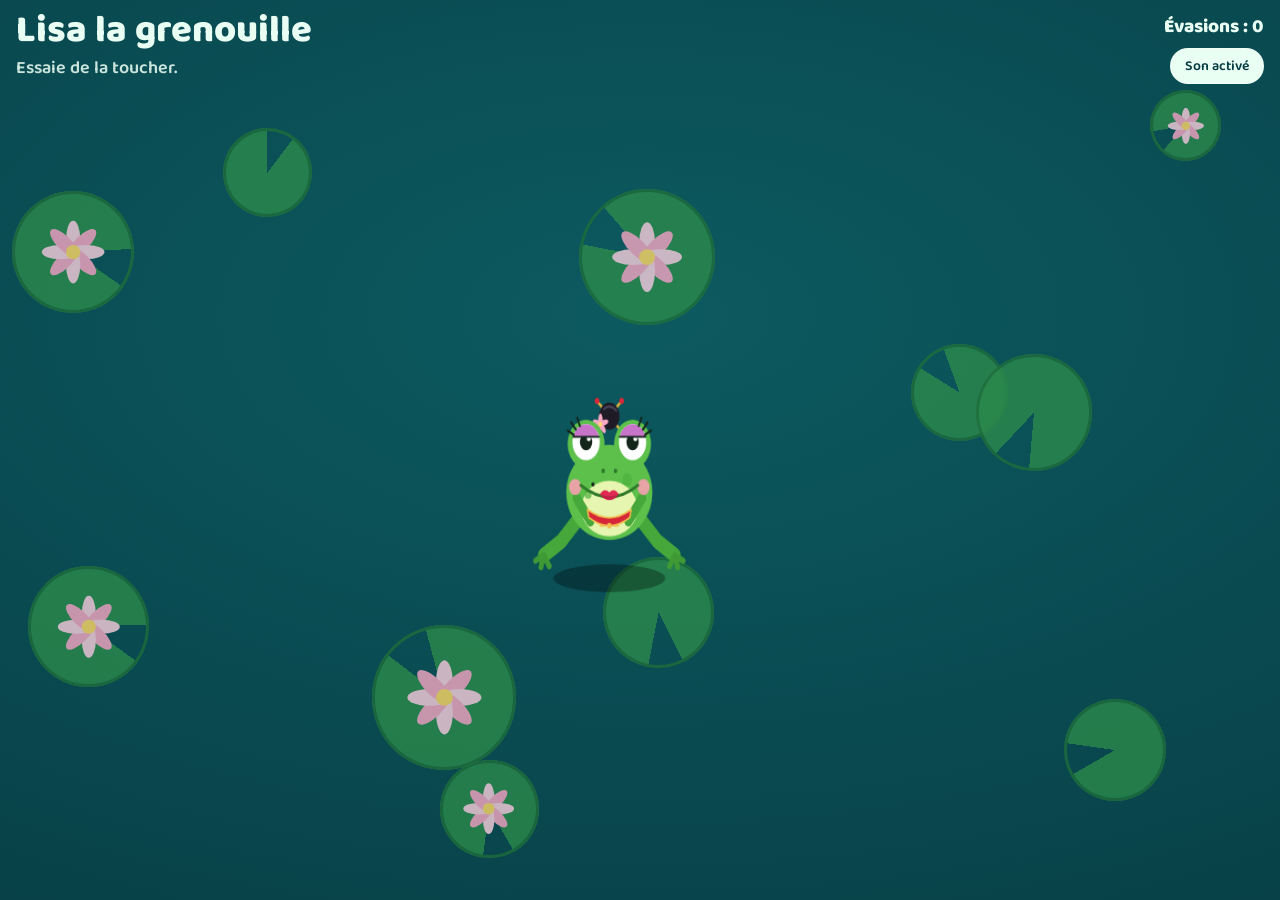
<file: demo/index.html>
<!DOCTYPE html>
<html lang="fr">
<head>
<meta charset="utf-8">
<meta name="viewport" content="width=device-width, initial-scale=1, viewport-fit=cover">
<meta name="apple-mobile-web-app-capable" content="yes">
<title>Lisa la grenouille</title>
<link rel="preconnect" href="https://fonts.googleapis.com">
<link rel="preconnect" href="https://fonts.gstatic.com" crossorigin>
<link href="https://fonts.googleapis.com/css2?family=Baloo+2:wght@600;800&display=swap" rel="stylesheet">
<style>
:root {
  /* Une mare vue de dessus : eau sombre, nénuphars, une grenouille vert vif qui ressort. */
  --eau: #0c5a60; --eau-fond: #073c43; --nenuphar: #2c8a4c; --nenuphar-bord: #1f6e3b;
  --texte: #eafff4; --bulle: #fffdf2; --encre: #173b22;
  --f: 'Baloo 2', 'Trebuchet MS', 'Segoe UI', system-ui, sans-serif;
  color-scheme: dark;
}
* { box-sizing: border-box; -webkit-tap-highlight-color: transparent; }
html, body { height: 100%; margin: 0; overflow: hidden; }
body { background: radial-gradient(120% 90% at 50% 35%, var(--eau) 0%, var(--eau-fond) 100%); color: var(--texte); font-family: var(--f); -webkit-user-select: none; user-select: none; }
#mare { position: fixed; inset: 0; overflow: hidden; touch-action: none; cursor: crosshair; }
.pad { position: absolute; border-radius: 50%; background: conic-gradient(from var(--a), var(--nenuphar) 0 322deg, transparent 322deg); box-shadow: inset 0 0 0 3px var(--nenuphar-bord); opacity: .8; }
.pad svg { position: absolute; left: 22%; top: 22%; width: 56%; height: 56%; overflow: visible; }
header { position: absolute; left: 0; right: 0; top: 0; padding: calc(12px + env(safe-area-inset-top)) 16px 0; display: flex; justify-content: space-between; align-items: flex-start; gap: 12px; pointer-events: none; z-index: 5; }
h1 { margin: 0; font-size: clamp(24px, 6vw, 38px); line-height: 1; font-weight: 800; text-wrap: balance; }
header p { margin: 4px 0 0; font-size: clamp(14px, 3.6vw, 18px); font-weight: 600; opacity: .85; }
.droite { text-align: right; display: flex; flex-direction: column; align-items: flex-end; gap: 6px; }
#compteur { font-size: clamp(15px, 3.8vw, 19px); font-weight: 800; font-variant-numeric: tabular-nums; white-space: nowrap; }
#son { pointer-events: auto; font: 600 14px var(--f); color: var(--texte); background: rgba(255, 255, 255, .12); border: 1.5px solid rgba(255, 255, 255, .35); border-radius: 999px; padding: 6px 14px; min-height: 36px; cursor: pointer; }
#son[aria-pressed="true"] { background: var(--texte); color: var(--eau-fond); }
#son:focus-visible { outline: 3px solid #ffe36e; outline-offset: 2px; }
#ombre { position: absolute; left: 0; top: 0; border-radius: 50%; background: rgba(0, 0, 0, .32); will-change: transform, opacity; }
#grenouille { position: absolute; left: 0; top: 0; transform-origin: 50% 100%; will-change: transform; pointer-events: none; z-index: 3; }
#grenouille svg { display: block; width: 100%; height: 100%; overflow: visible; }
.saut { display: none; }
.en-l-air .saut { display: block; }
.en-l-air .assis { display: none; }
.paupiere { transform: scaleY(0); transform-box: fill-box; transform-origin: 50% 0; transition: transform .07s linear; }
.clin .paupiere { transform: scaleY(1); }
.eventail { display: none; }
.nargue .eventail { display: block; }
.nargue .paupiere.d { transform: scaleY(1); }
.en-l-air .eventail { display: none; }
.peur .pupille { r: 5; }
#bulle { position: absolute; left: 0; top: 0; background: var(--bulle); color: var(--encre); font-weight: 800; font-size: clamp(16px, 4.4vw, 22px); line-height: 1; padding: 9px 14px 7px; border-radius: 16px; white-space: nowrap; opacity: 0; transition: opacity .15s; z-index: 4; pointer-events: none; }
#bulle.vue { opacity: 1; }
#bulle::after { content: ''; position: absolute; left: 50%; bottom: -7px; width: 14px; height: 14px; background: var(--bulle); transform: translateX(-50%) rotate(45deg); border-radius: 2px; }
.onde { position: absolute; border: 3px solid rgba(255, 255, 255, .55); border-radius: 50%; pointer-events: none; animation: onde .8s ease-out forwards; }
@keyframes onde { from { transform: translate(-50%, -50%) scale(.3); opacity: .9; } to { transform: translate(-50%, -50%) scale(1.5); opacity: 0; } }
@media (prefers-reduced-motion: reduce) { .onde { animation-duration: .01s; } }
</style>
</head>
<body>
<div id="mare">
  <header>
    <div><h1>Lisa la grenouille</h1><p>Essaie de la toucher.</p></div>
    <div class="droite"><div id="compteur" aria-live="polite">Évasions : 0</div><button id="son" type="button" aria-pressed="true">Son activé</button></div>
  </header>
  <div id="ombre"></div>
  <div id="grenouille" aria-label="Lisa, une grenouille élégante qui se promène" role="img">
    <svg viewBox="0 0 200 170" aria-hidden="true">
      <!-- pattes arrière, au repos -->
      <g class="assis">
        <ellipse cx="42" cy="128" rx="34" ry="23" transform="rotate(-24 42 128)" fill="#46a83a"/>
        <ellipse cx="158" cy="128" rx="34" ry="23" transform="rotate(24 158 128)" fill="#46a83a"/>
        <path d="M14 158 q14 -12 40 -4 l-4 9 q-20 4 -40 2z" fill="#3f9a35"/>
        <path d="M186 158 q-14 -12 -40 -4 l4 9 q20 4 40 2z" fill="#3f9a35"/>
      </g>
      <!-- pattes arrière, tendues en plein bond -->
      <g class="saut" fill="none" stroke="#46a83a" stroke-width="17" stroke-linecap="round" stroke-linejoin="round">
        <path d="M58 132 L30 160 L4 176"/>
        <path d="M142 132 L170 160 L196 176"/>
        <path d="M4 176 l-12 6 M4 176 l-4 13 M4 176 l8 12" stroke-width="7" stroke="#3f9a35"/>
        <path d="M196 176 l12 6 M196 176 l4 13 M196 176 l-8 12" stroke-width="7" stroke="#3f9a35"/>
      </g>
      <!-- corps -->
      <ellipse cx="100" cy="106" rx="63" ry="53" fill="#5cc04a"/>
      <ellipse cx="100" cy="124" rx="41" ry="31" fill="#e6f5b0"/>
      <circle cx="74" cy="92" r="7" fill="#4bb03d" opacity=".7"/><circle cx="131" cy="108" r="5" fill="#4bb03d" opacity=".7"/>
      <!-- pattes avant -->
      <g class="assis" fill="#3f9a35">
        <path d="M66 160 q10 -14 24 -2 q-2 8 -12 8 q-10 0 -12 -6z"/>
        <path d="M134 160 q-10 -14 -24 -2 q2 8 12 8 q10 0 12 -6z"/>
      </g>
      <g class="saut" fill="none" stroke="#46a83a" stroke-width="12" stroke-linecap="round">
        <path d="M72 138 L52 112"/><path d="M128 138 L148 112"/>
      </g>
      <!-- chignon à baguettes et fleur de lotus -->
      <g>
        <path d="M82 4 L118 38 M118 4 L82 38" stroke="#e0b23c" stroke-width="3.2" stroke-linecap="round"/>
        <circle cx="82" cy="4" r="3.4" fill="#d62839"/><circle cx="118" cy="4" r="3.4" fill="#d62839"/>
        <circle cx="100" cy="21" r="15" fill="#1f1b26"/>
        <path d="M90 15 q8 -8 18 -2" fill="none" stroke="#4a4358" stroke-width="2.5" stroke-linecap="round"/>
        <g transform="translate(113 30)"><ellipse rx="3.2" ry="7" cy="-5" fill="#f7a8c4"/><ellipse rx="3.2" ry="7" cy="-5" fill="#f7a8c4" transform="rotate(72)"/><ellipse rx="3.2" ry="7" cy="-5" fill="#f7a8c4" transform="rotate(144)"/><ellipse rx="3.2" ry="7" cy="-5" fill="#f7a8c4" transform="rotate(216)"/><ellipse rx="3.2" ry="7" cy="-5" fill="#f7a8c4" transform="rotate(288)"/><circle r="2.6" fill="#ffd966"/></g>
      </g>
      <!-- yeux -->
      <circle cx="66" cy="52" r="27" fill="#5cc04a"/><circle cx="134" cy="52" r="27" fill="#5cc04a"/>
      <circle cx="66" cy="50" r="20" fill="#fff"/><circle cx="134" cy="50" r="20" fill="#fff"/>
      <g id="pupilles"><circle class="pupille" cx="66" cy="50" r="9" fill="#14251a"/><circle class="pupille" cx="134" cy="50" r="9" fill="#14251a"/><circle cx="62" cy="46" r="3" fill="#fff"/><circle cx="130" cy="46" r="3" fill="#fff"/></g>
      <path d="M46.9 44 A20 20 0 0 1 85.1 44 Z" fill="#c774c9"/><path d="M114.9 44 A20 20 0 0 1 153.1 44 Z" fill="#c774c9"/>
      <g fill="none" stroke="#14251a" stroke-width="2.6" stroke-linecap="round">
        <path d="M48 42 L39 37 M51 36 L44 28 M57 32 L53 23"/><path d="M152 42 L161 37 M149 36 L156 28 M143 32 L147 23"/>
        <path d="M46.9 44 L85.1 44 M114.9 44 L153.1 44" stroke-width="2"/>
      </g>
      <circle class="paupiere g" cx="66" cy="50" r="21" fill="#c774c9"/><circle class="paupiere d" cx="134" cy="50" r="21" fill="#c774c9"/>
      <!-- museau -->
      <circle cx="91" cy="82" r="2.6" fill="#2f7a2a"/><circle cx="109" cy="82" r="2.6" fill="#2f7a2a"/>
      <circle cx="50" cy="100" r="9" fill="#ff9db5" opacity=".85"/><circle cx="150" cy="100" r="9" fill="#ff9db5" opacity=".85"/>
      <path d="M58 98 Q100 124 142 98" fill="none" stroke="#2f7a2a" stroke-width="3.5" stroke-linecap="round"/>
      <path d="M86 108 q7 -8 14 -2 q7 -6 14 2 q-14 5 -28 0z" fill="#e02752"/><path d="M86 108 q14 13 28 0 q-14 5 -28 0z" fill="#c81d49"/>
      <circle cx="124" cy="97" r="2.3" fill="#14251a"/>
      <!-- col rouge à liseré doré -->
      <path d="M68 125 Q100 143 132 125 L130 134 Q100 152 70 134 Z" fill="#d62839" stroke="#f2c14e" stroke-width="2" stroke-linejoin="round"/>
      <circle cx="100" cy="143" r="3.2" fill="#f2c14e"/><path d="M93 143 h-6 M107 143 h6" stroke="#f2c14e" stroke-width="2.2" stroke-linecap="round"/>
      <!-- éventail, sorti pour narguer -->
      <g class="eventail" transform="translate(100 126)">
        <path d="M0 0 L-39 -20 A44 44 0 0 1 39 -20 Z" fill="#fbe3ea" stroke="#d62839" stroke-width="2.4" stroke-linejoin="round"/>
        <path d="M0 0 L-24 -37 M0 0 L-8 -43 M0 0 L8 -43 M0 0 L24 -37" stroke="#d62839" stroke-width="1.6"/>
        <path d="M-33 -29 A44 44 0 0 1 33 -29" fill="none" stroke="#f2c14e" stroke-width="3"/>
        <circle r="3.2" fill="#f2c14e"/>
      </g>
    </svg>
  </div>
  <div id="bulle"></div>
</div>
<script>
(function () {
  'use strict';
  var mare = document.getElementById('mare'), g = document.getElementById('grenouille'), ombre = document.getElementById('ombre'),
    bulle = document.getElementById('bulle'), compteur = document.getElementById('compteur'), pupilles = document.getElementById('pupilles'), btnSon = document.getElementById('son');
  var calme = window.matchMedia && window.matchMedia('(prefers-reduced-motion: reduce)').matches;
  var W = 0, H = 0, T = 120, TH = 102;            // taille de la grenouille
  var pos = { x: 0, y: 0 }, saut = null, sens = 1, doigt = null, evasions = 0;
  var prochain = 0, atterri = -1e9, finBulle = 0, finNargue = 0, prochainClin = 0, finClin = 0;
  var MOTS = ['Raté, chéri !', 'Trop lent, mon chou', 'Pas touche !', 'Dans tes rêves', 'Coâ… quelle audace', 'On regarde, on ne touche pas', 'Encore raté', 'Bien tenté', 'Lisa est trop rapide', 'Hop là !', 'Tu chauffes… non'];
  function alea(a, b) { return a + Math.random() * (b - a); }
  function bornes() { var m = T * 0.6; return { g: m, d: W - m, h: TH + 96, b: H - 22 }; }
  function serrer(p) { var b = bornes(); return { x: Math.min(b.d, Math.max(b.g, p.x)), y: Math.min(b.b, Math.max(b.h, p.y)) }; }
  function mesurer() {
    W = mare.clientWidth; H = mare.clientHeight;
    T = Math.max(92, Math.min(150, Math.min(W, H) * 0.3)); TH = T * 0.85;
    g.style.width = T + 'px'; g.style.height = TH + 'px';
    ombre.style.width = T * 0.8 + 'px'; ombre.style.height = T * 0.2 + 'px';
    pos = serrer(pos);
  }
  function nenuphars() {
    var n = Math.round(Math.max(5, Math.min(11, W * H / 70000)));
    for (var i = 0; i < n; i++) {
      var d = document.createElement('div'), s = alea(60, 150);
      d.className = 'pad'; d.style.width = d.style.height = s + 'px';
      d.style.left = alea(-20, W - s + 20) + 'px'; d.style.top = alea(70, H - s + 20) + 'px';
      d.style.setProperty('--a', Math.round(alea(0, 360)) + 'deg');
      if (i % 2 === 0) {
        var pet = '';
        for (var k = 0; k < 8; k++) pet += '<ellipse rx="5" ry="13" cy="-9" fill="' + (k % 2 ? '#f7a8c4' : '#fbd0de') + '" transform="rotate(' + k * 45 + ')"/>';
        d.innerHTML = '<svg viewBox="-24 -24 48 48" aria-hidden="true">' + pet + '<circle r="5" fill="#ffd966"/></svg>';
      }
      mare.insertBefore(d, ombre);
    }
  }
  function centre() { // centre du corps, bond compris
    var l = 0;
    if (saut) { var t = Math.min(1, (performance.now() - saut.t0) / saut.duree); l = 4 * saut.haut * t * (1 - t); }
    return { x: pos.x, y: pos.y - TH * 0.45 - l };
  }
  function bondir(cible, haut, duree, genre) {
    cible = serrer(cible);
    if (Math.abs(cible.x - pos.x) > 4) sens = cible.x >= pos.x ? 1 : -1;
    saut = { de: { x: pos.x, y: pos.y }, a: cible, haut: haut, duree: duree, t0: performance.now(), genre: genre };
    g.classList.add('en-l-air'); g.classList.remove('nargue');
    if (!coasser(genre === 'fuite') && genre === 'fuite') muette = performance.now();
  }
  function fuir(px, py) {
    var now = performance.now();
    if (saut && saut.genre === 'fuite' && now - saut.t0 < saut.duree * 0.9) return; // déjà en fuite
    // douze directions possibles : elle choisit parmi celles qui l'éloignent le plus du doigt
    var portee = Math.max(230, Math.min(W, H) * alea(0.5, 0.75)), choix = [];
    for (var i = 0; i < 12; i++) {
      var a = i * Math.PI / 6 + alea(-0.2, 0.2), c = serrer({ x: pos.x + Math.cos(a) * portee, y: pos.y + Math.sin(a) * portee });
      var loin = Math.hypot(c.x - px, c.y - TH * 0.45 - py), trajet = Math.hypot(c.x - pos.x, c.y - pos.y);
      choix.push({ c: c, note: loin + Math.min(trajet, 260) * 0.6 });
    }
    choix.sort(function (u, v) { return v.note - u.note; });
    var pris = choix[Math.floor(Math.random() * 3)].c;
    // le sommet du bond reste dans l'écran
    var haut = Math.max(40, Math.min(H * 0.32, 230, (pos.y + pris.y) / 2 - TH - 64));
    bondir(pris, haut, calme ? 260 : 520, 'fuite');
    evasions++; compteur.textContent = 'Évasions : ' + evasions;
    bulle.textContent = MOTS[Math.floor(Math.random() * MOTS.length)]; bulle.classList.add('vue'); finBulle = now + 1100;
    g.classList.add('peur');
  }
  function onde(x, y, taille) {
    var o = document.createElement('div'); o.className = 'onde';
    o.style.left = x + 'px'; o.style.top = y + 'px'; o.style.width = taille + 'px'; o.style.height = taille * 0.45 + 'px';
    mare.insertBefore(o, ombre); setTimeout(function () { o.remove(); }, 850);
  }
  function image(now) {
    var x = pos.x, y = pos.y, leve = 0, sx = 1, sy = 1;
    if (saut) {
      var t = (now - saut.t0) / saut.duree;
      if (t >= 1) {
        pos = { x: saut.a.x, y: saut.a.y }; x = pos.x; y = pos.y;
        g.classList.remove('en-l-air', 'peur'); atterri = now;
        onde(x, y, saut.genre === 'fuite' ? T * 1.5 : T * 0.9);
        if (saut.genre === 'fuite') { g.classList.add('nargue'); finNargue = now + 900; prochain = now + alea(1400, 2400); }
        saut = null;
      } else {
        var e = saut.genre === 'fuite' ? 1 - Math.pow(1 - t, 2) : t * t * (3 - 2 * t);
        x = saut.de.x + (saut.a.x - saut.de.x) * e; y = saut.de.y + (saut.a.y - saut.de.y) * e;
        leve = 4 * saut.haut * t * (1 - t);
        var s = Math.sin(Math.PI * t); sy = 1 + 0.2 * s; sx = 1 - 0.09 * s;
      }
    }
    if (!saut) {
      var u = (now - atterri) / 190;
      if (u < 1) { sy = 1 - 0.2 * (1 - u); sx = 1 + 0.15 * (1 - u); }          // écrasement à l'atterrissage
      else { var r = Math.sin(now / 420) * 0.025; sy = 1 + r; sx = 1 - r * 0.6; } // respiration
      if (!calme && now > prochain) {                                           // petite promenade tranquille
        var a = alea(0, Math.PI * 2), d = alea(45, 105);
        bondir({ x: pos.x + Math.cos(a) * d, y: pos.y + Math.sin(a) * d * 0.7 }, alea(20, 34), alea(560, 700), 'balade');
        prochain = now + alea(1500, 3600);
      }
    }
    g.style.transform = 'translate(' + (x - T / 2) + 'px,' + (y - TH - leve) + 'px) scale(' + (sens * sx) + ',' + sy + ')';
    var k = Math.max(0.35, 1 - leve / 420);
    ombre.style.transform = 'translate(' + (x - T * 0.4) + 'px,' + (y - T * 0.1) + 'px) scale(' + k + ')';
    ombre.style.opacity = String(0.25 + 0.75 * k);
    // les yeux suivent le doigt
    var dx = 0, dy = 0;
    if (doigt) { var vx = doigt.x - x, vy = doigt.y - (y - TH * 0.7 - leve), n = Math.hypot(vx, vy) || 1, m = Math.min(8, n / 14); dx = vx / n * m * sens; dy = vy / n * m; }
    pupilles.setAttribute('transform', 'translate(' + dx.toFixed(1) + ' ' + dy.toFixed(1) + ')');
    // bulle, langue, clin d'œil
    if (bulle.classList.contains('vue')) {
      var bw = bulle.offsetWidth, bx = Math.min(W - bw - 8, Math.max(8, x - bw / 2));
      bulle.style.transform = 'translate(' + bx + 'px,' + Math.max(8, y - TH - leve - 52) + 'px)';
      if (now > finBulle) bulle.classList.remove('vue');
    }
    if (finNargue && now > finNargue) { g.classList.remove('nargue'); finNargue = 0; }
    if (now > prochainClin) { g.classList.add('clin'); finClin = now + 140; prochainClin = now + alea(2200, 5200); }
    if (finClin && now > finClin) { g.classList.remove('clin'); finClin = 0; }
    requestAnimationFrame(image);
  }
  // Lisa coasse à chaque saut avec un vrai enregistrement (coa.mp3) : un coassement doux pour la balade,
  // deux coassements sonores pour la fuite. Si le fichier ne se charge pas, un coassement synthétique prend le relais.
  // Les navigateurs n'autorisent le son qu'après un premier toucher.
  var audio = null, sonActif = true, muette = -1e9; // muette : fuite partie avant que le son soit débloqué
  function syllabe(t, f, vol, long) {
    var o = audio.createOscillator(), v = audio.createGain(), lfo = audio.createOscillator(), lg = audio.createGain(), filtre = audio.createBiquadFilter();
    o.type = 'sawtooth'; o.frequency.setValueAtTime(f, t); o.frequency.exponentialRampToValueAtTime(f * 0.45, t + long);
    filtre.type = 'bandpass'; filtre.frequency.value = 900; filtre.Q.value = 1.1;
    lfo.frequency.value = 38; lg.gain.value = vol * 0.6; lfo.connect(lg); lg.connect(v.gain);
    v.gain.setValueAtTime(0.0001, t); v.gain.exponentialRampToValueAtTime(vol, t + 0.03); v.gain.exponentialRampToValueAtTime(0.0001, t + long);
    o.connect(filtre); filtre.connect(v); v.connect(audio.destination);
    o.start(t); lfo.start(t); o.stop(t + long + 0.02); lfo.stop(t + long + 0.02);
  }
  var brut = null, tampon = null, CROAS = [[0.08, 0.46], [0.94, 1.26], [2.00, 2.36], [3.00, 3.36], [4.20, 4.54]]; // les cinq coassements du fichier, en secondes
  try { fetch('coa.mp3').then(function (r) { return r.ok ? r.arrayBuffer() : null; }).then(function (b) { brut = b; decoder(); }).catch(function () { }); } catch (e) { }
  function decoder() {
    if (!audio || !brut || tampon) return;
    try { var pr = audio.decodeAudioData(brut.slice(0), function (buf) { tampon = buf; rattraper(); }, function () { brut = null; rattraper(); }); if (pr && pr.catch) pr.catch(function () { }); } catch (e) { brut = null; }
  }
  // une fuite partie avant que le son soit prêt est coassée dès qu'il l'est
  function rattraper() { if (performance.now() - muette < 700 && coasser(true)) muette = -1e9; }
  function croa(t, vol, vitesse) {
    var seg = CROAS[Math.floor(Math.random() * CROAS.length)], d = seg[1] - seg[0], long = d / vitesse, src = audio.createBufferSource(), v = audio.createGain();
    src.buffer = tampon; src.playbackRate.value = vitesse;
    v.gain.setValueAtTime(0.0001, t); v.gain.linearRampToValueAtTime(vol, t + 0.02); v.gain.setValueAtTime(vol, t + long - 0.06); v.gain.linearRampToValueAtTime(0.0001, t + long);
    src.connect(v); v.connect(audio.destination); src.start(t, seg[0], d);
    return long;
  }
  function coasser(fort) {
    if (!sonActif || !audio || audio.state !== 'running') return false;
    try {
      var t = audio.currentTime + 0.01;
      if (tampon) {
        if (fort) { var l1 = croa(t, 1, alea(0.98, 1.06)); croa(t + l1 + 0.03, 1, alea(0.94, 1.02)); }
        else croa(t, 0.5, alea(0.95, 1.08));
        return true;
      }
      if (brut) return false; // enregistrement en cours de décodage : on attend plutôt que de jouer le son synthétique
      if (fort) { syllabe(t, alea(250, 290), 0.5, 0.2); syllabe(t + 0.21, alea(210, 240), 0.5, 0.26); }
      else syllabe(t, alea(190, 230), 0.22, 0.18);
      return true;
    } catch (e) { return false; }
  }
  function debloquerSon() {
    try {
      if (!sonActif) return;
      if (navigator.audioSession) { try { navigator.audioSession.type = 'playback'; } catch (e) { } } // joue aussi en mode silencieux
      if (!audio) {
        audio = new (window.AudioContext || window.webkitAudioContext)();
        var vide = audio.createBufferSource(); vide.buffer = audio.createBuffer(1, 1, 22050); vide.connect(audio.destination); vide.start(0);
      }
      decoder();
      if (audio.state !== 'running') audio.resume().then(rattraper).catch(function () { }); else rattraper();
    } catch (e) { }
  }
  ['pointerdown', 'pointerup', 'touchend', 'click', 'keydown'].forEach(function (n) { window.addEventListener(n, debloquerSon, { passive: true }); });
  btnSon.addEventListener('click', function () {
    sonActif = !sonActif; btnSon.setAttribute('aria-pressed', String(sonActif)); btnSon.textContent = sonActif ? 'Son activé' : 'Son coupé';
    if (sonActif) { debloquerSon(); coasser(true); }
    else if (audio && audio.state === 'running') { audio.suspend().catch(function () { }); }
  });
  function approche(ev, rayon) {
    var r = mare.getBoundingClientRect(), px = ev.clientX - r.left, py = ev.clientY - r.top, c = centre();
    doigt = { x: px, y: py };
    if (Math.hypot(px - c.x, py - c.y) < T * rayon) fuir(px, py);
  }
  mare.addEventListener('pointerdown', function (ev) { if (ev.target === btnSon) return; approche(ev, 1.25); });
  mare.addEventListener('pointermove', function (ev) { approche(ev, 0.95); });
  mare.addEventListener('pointerleave', function () { doigt = null; });
  window.addEventListener('resize', mesurer);
  mesurer(); pos = serrer({ x: W * 0.5, y: H * 0.62 }); nenuphars();
  prochain = performance.now() + 900; prochainClin = performance.now() + 1500;
  requestAnimationFrame(image);
})();
</script>
</body>
</html>
</file>
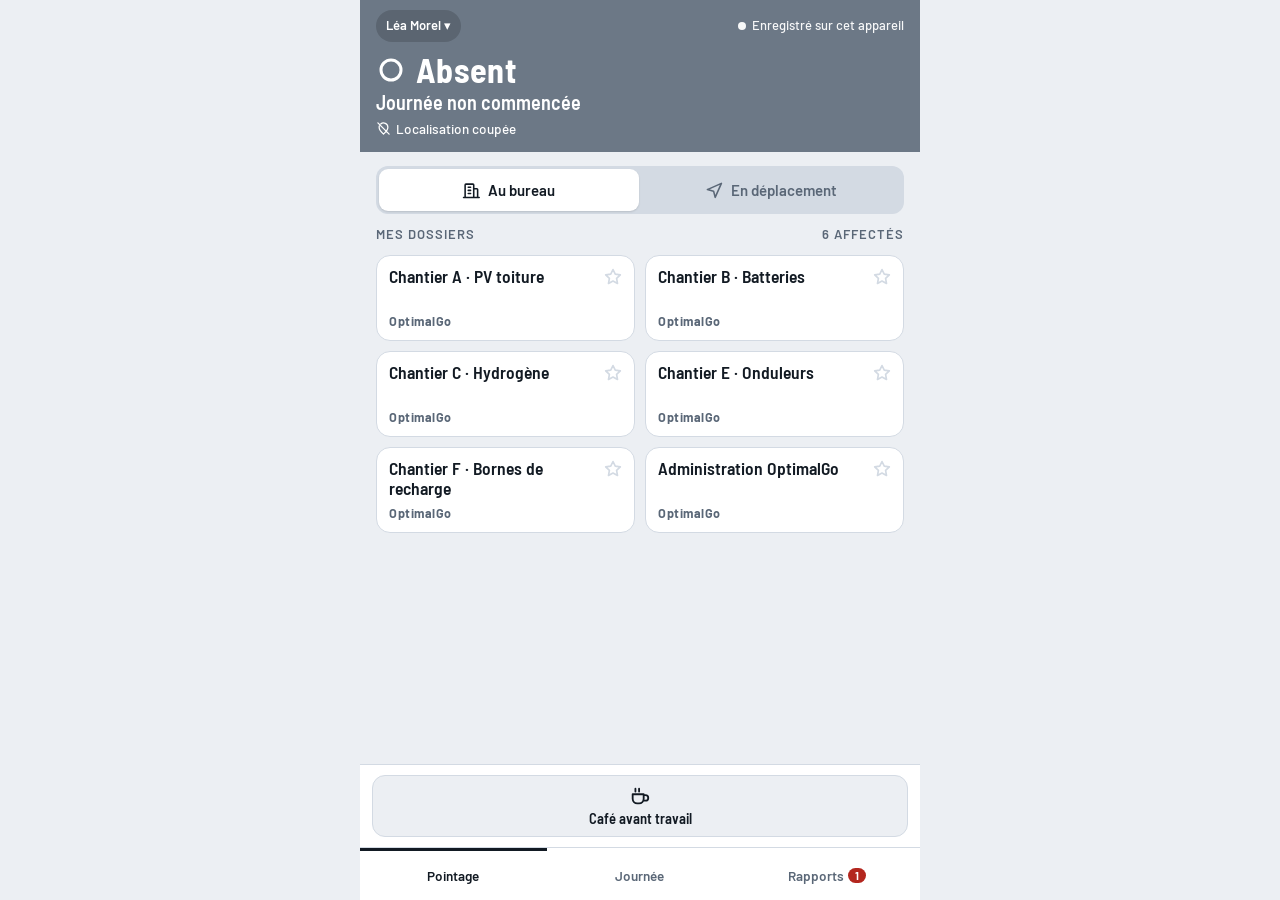
<file: site/index.html>
<!DOCTYPE html>
<html lang="fr">
<head>
<meta charset="utf-8">
<meta name="viewport" content="width=device-width, initial-scale=1, viewport-fit=cover">
<meta name="apple-mobile-web-app-capable" content="yes">
<meta name="mobile-web-app-capable" content="yes">
<title>Pointage GIOT OptimalGo</title>
<link rel="preconnect" href="https://fonts.googleapis.com">
<link rel="preconnect" href="https://fonts.gstatic.com" crossorigin>
<link href="https://fonts.googleapis.com/css2?family=Barlow:wght@400;500;600&family=Barlow+Semi+Condensed:wght@600;700&display=swap" rel="stylesheet">
<style>
:root {
  /* Mise en page : bandeau de statut plein cadre en haut, dossiers au centre, commandes à portée du pouce en bas. */
  --paper: #eceff3; --card: #ffffff; --ink: #121a23; --mute: #5a6777; --line: #d3dae3;
  --accent: #121a23; --on-accent: #ffffff; --alert: #b3261e; --alert-bg: #fbe9e7;
  --vert: #17884a; --bleu: #1f5fd0; --orange: #e98a06; --gris: #6c7886;
  --on-vert: #ffffff; --on-bleu: #ffffff; --on-orange: #231400; --on-gris: #ffffff;
  --f-display: 'Barlow Semi Condensed', 'Arial Narrow', system-ui, sans-serif;
  --f-body: 'Barlow', system-ui, -apple-system, 'Segoe UI', Roboto, sans-serif;
  color-scheme: light;
}
@media (prefers-color-scheme: dark) {
  :root:not([data-theme="light"]) {
    --paper: #0f141a; --card: #19212a; --ink: #edf1f5; --mute: #9aa7b6; --line: #2d3844;
    --accent: #edf1f5; --on-accent: #0f141a; --alert: #ff8a80; --alert-bg: #3a1c1a;
    --vert: #1f9a56; --bleu: #3577ea; --orange: #f09a1a; --gris: #5d6976;
    color-scheme: dark;
  }
}
:root[data-theme="dark"] {
  --paper: #0f141a; --card: #19212a; --ink: #edf1f5; --mute: #9aa7b6; --line: #2d3844;
  --accent: #edf1f5; --on-accent: #0f141a; --alert: #ff8a80; --alert-bg: #3a1c1a;
  --vert: #1f9a56; --bleu: #3577ea; --orange: #f09a1a; --gris: #5d6976;
  color-scheme: dark;
}
* { box-sizing: border-box; -webkit-tap-highlight-color: transparent; }
html, body { height: 100%; margin: 0; }
body { background: var(--paper); color: var(--ink); font: 400 16px/1.35 var(--f-body); font-variant-numeric: tabular-nums; -webkit-text-size-adjust: 100%; }
button, input, select, textarea { font: inherit; color: inherit; }
button { cursor: pointer; border: 0; background: none; padding: 0; text-align: left; }
button:focus-visible, input:focus-visible, select:focus-visible, textarea:focus-visible, a:focus-visible { outline: 3px solid var(--bleu); outline-offset: 2px; }
svg.ic { width: 1.25em; height: 1.25em; fill: none; stroke: currentColor; stroke-width: 2; stroke-linecap: round; stroke-linejoin: round; flex: none; }
h1, h2, h3 { font-family: var(--f-display); margin: 0; text-wrap: balance; }

.app { height: 100%; max-width: 560px; margin: 0 auto; display: flex; flex-direction: column; background: var(--paper); position: relative; }
.app.wide { max-width: none; }
main { flex: 1; overflow-y: auto; -webkit-overflow-scrolling: touch; padding: 14px 16px 18px; display: flex; flex-direction: column; gap: 14px; }

/* Bandeau de statut */
.status { --bg: var(--gris); --fg: var(--on-gris); background: var(--bg); color: var(--fg); padding: calc(10px + env(safe-area-inset-top)) 16px 14px; display: flex; flex-direction: column; gap: 2px; }
.st-bureau { --bg: var(--vert); --fg: var(--on-vert); }
.st-mission { --bg: var(--bleu); --fg: var(--on-bleu); }
.st-pause { --bg: var(--orange); --fg: var(--on-orange); }
.st-absent { --bg: var(--gris); --fg: var(--on-gris); }
.st-top { display: flex; justify-content: space-between; align-items: center; gap: 10px; font-size: 13px; font-weight: 500; }
.who { display: inline-flex; align-items: center; gap: 6px; padding: 6px 10px; border-radius: 999px; background: rgba(0, 0, 0, .16); color: inherit; font-weight: 600; min-height: 32px; }
.sync { display: inline-flex; align-items: center; gap: 6px; opacity: .95; }
.sync i { width: 8px; height: 8px; border-radius: 50%; background: currentColor; display: inline-block; }
.sync.wait i { background: transparent; border: 2px solid currentColor; }
.st-label { font: 700 34px/1.05 var(--f-display); letter-spacing: .01em; display: flex; align-items: center; gap: 10px; margin-top: 8px; }
.st-label svg.ic { width: 30px; height: 30px; stroke-width: 2.4; }
.st-sub { font: 600 20px/1.2 var(--f-display); min-height: 24px; }
.st-meta { display: flex; flex-wrap: wrap; gap: 4px 14px; font-size: 13.5px; font-weight: 500; margin-top: 4px; }
.st-meta span { display: inline-flex; align-items: center; gap: 5px; }
.st-meta svg.ic { width: 15px; height: 15px; }

.bar { background: var(--card); border-bottom: 1px solid var(--line); padding: calc(10px + env(safe-area-inset-top)) 16px 10px; display: flex; flex-direction: column; gap: 4px; }
.bar .st-top { color: var(--mute); }
.bar .who { background: var(--paper); color: var(--ink); }
.bar h1 { font-size: 26px; }

/* Reprendre : le geste prioritaire */
.resume { background: var(--accent); color: var(--on-accent); border-radius: 16px; padding: 18px 18px; min-height: 96px; display: flex; flex-direction: column; justify-content: center; gap: 2px; width: 100%; }
.resume b { font: 700 30px/1.05 var(--f-display); }
.resume span { font-size: 15px; opacity: .85; }
.note { background: var(--card); border: 1px solid var(--line); border-left: 5px solid var(--orange); border-radius: 10px; padding: 10px 12px; font-size: 14.5px; }
.note.warn { border-left-color: var(--alert); background: var(--alert-bg); }
.note b { font-weight: 600; }

.seg { display: grid; grid-template-columns: 1fr 1fr; background: var(--line); border-radius: 12px; padding: 3px; gap: 3px; }
.seg button { min-height: 42px; border-radius: 9px; text-align: center; font-weight: 600; font-size: 15px; display: flex; align-items: center; justify-content: center; gap: 7px; color: var(--mute); }
.seg button[aria-pressed="true"] { background: var(--card); color: var(--ink); box-shadow: 0 1px 2px rgba(0, 0, 0, .12); }
.search { width: 100%; min-height: 44px; border: 1px solid var(--line); background: var(--card); border-radius: 12px; padding: 0 14px; }
.sec { font: 600 13px/1 var(--f-body); letter-spacing: .08em; text-transform: uppercase; color: var(--mute); display: flex; justify-content: space-between; align-items: baseline; gap: 8px; }

.grid { display: grid; grid-template-columns: 1fr 1fr; gap: 10px; }
.dos { position: relative; background: var(--card); border: 1.5px solid var(--line); border-radius: 14px; display: flex; }
.dos .hit { width: 100%; min-height: 84px; padding: 11px 12px 10px; display: flex; flex-direction: column; justify-content: space-between; gap: 6px; border-radius: 13px; color: inherit; }
.dos[hidden] { display: none; }
.dos .nm { font: 600 17.5px/1.12 var(--f-display); padding-right: 22px; overflow-wrap: break-word; hyphens: auto; -webkit-hyphens: auto; }
.dos .ft { display: flex; flex-wrap: wrap; justify-content: space-between; align-items: center; gap: 0 8px; font-size: 12.5px; color: var(--mute); font-weight: 500; }
.dos .ft span { white-space: nowrap; }
.dos .tag { font-weight: 700; letter-spacing: .04em; }
.dos.on { background: var(--st); border-color: var(--st); color: var(--on-st); }
.dos.on .ft { color: inherit; }
.dos.wait { border-style: dashed; border-color: var(--ink); }
.fav { position: absolute; top: 4px; right: 4px; width: 34px; height: 34px; display: grid; place-items: center; color: var(--line); border-radius: 50%; }
.fav[aria-pressed="true"] { color: var(--orange); }
.fav[aria-pressed="true"] svg { fill: currentColor; }
.dos.on .fav { color: inherit; opacity: .55; }
.dos.on .fav[aria-pressed="true"] { opacity: 1; }

/* Commandes au pouce */
.cmd { display: grid; grid-auto-flow: column; grid-auto-columns: 1fr; gap: 8px; padding: 10px 12px; background: var(--card); border-top: 1px solid var(--line); }
.cmd button { min-height: 62px; border-radius: 13px; background: var(--paper); border: 1.5px solid var(--line); display: flex; flex-direction: column; align-items: center; justify-content: center; gap: 3px; font: 600 14.5px/1.1 var(--f-display); text-align: center; padding: 4px; }
.cmd button svg.ic { width: 22px; height: 22px; }
.cmd button.main { background: var(--accent); color: var(--on-accent); border-color: var(--accent); font-size: 16px; }
.cmd button.wide { grid-column: span 2; }
.tabs { display: grid; grid-auto-flow: column; grid-auto-columns: 1fr; background: var(--card); border-top: 1px solid var(--line); padding-bottom: env(safe-area-inset-bottom); }
.tabs button { min-height: 52px; text-align: center; font: 600 13.5px/1 var(--f-body); color: var(--mute); position: relative; border-top: 3px solid transparent; }
.tabs button[aria-current="true"] { color: var(--ink); border-top-color: var(--ink); }
.badge { display: inline-block; min-width: 18px; padding: 2px 5px; border-radius: 9px; background: var(--alert); color: #fff; font-size: 11px; font-weight: 700; margin-left: 4px; vertical-align: 1px; }

/* Cartes, listes */
.card { background: var(--card); border: 1px solid var(--line); border-radius: 14px; padding: 13px 14px; display: flex; flex-direction: column; gap: 9px; }
.card h3 { font-size: 20px; line-height: 1.15; }
.row { display: flex; justify-content: space-between; align-items: center; gap: 10px; }
.row.top { align-items: flex-start; }
.row > div:first-child { min-width: 0; }
.row > b, .row > .btns { flex: none; white-space: nowrap; }
.row > .btns { flex-wrap: nowrap; }
.mute { color: var(--mute); font-size: 14px; }
.small { font-size: 13px; }
.kpis { display: grid; grid-template-columns: repeat(3, 1fr); gap: 8px; }
.kpi { background: var(--card); border: 1px solid var(--line); border-radius: 12px; padding: 9px 10px; }
.kpi b { display: block; font: 700 22px/1.1 var(--f-display); }
.kpi span { font-size: 12.5px; color: var(--mute); }
.chip { display: inline-flex; align-items: center; gap: 5px; padding: 3px 9px; border-radius: 999px; font-size: 12.5px; font-weight: 600; background: var(--paper); border: 1px solid var(--line); white-space: nowrap; }
.chip.ok { background: var(--vert); border-color: var(--vert); color: var(--on-vert); }
.chip.info { background: var(--bleu); border-color: var(--bleu); color: var(--on-bleu); }
.chip.todo { background: var(--orange); border-color: var(--orange); color: var(--on-orange); }
.chip.bad { background: var(--alert); border-color: var(--alert); color: #fff; }
.tl { display: flex; flex-direction: column; }
.tl .it { display: grid; grid-template-columns: 6px 1fr auto; gap: 10px; align-items: center; padding: 9px 0; border-bottom: 1px solid var(--line); }
.tl .it:last-child { border-bottom: 0; }
.tl .stripe { align-self: stretch; border-radius: 3px; background: var(--gris); }
.tl .stripe.s-bureau { background: var(--vert); } .tl .stripe.s-mission { background: var(--bleu); } .tl .stripe.s-pause { background: var(--orange); }
.tl .t1 { font-weight: 600; } .tl .t2 { font-size: 13.5px; color: var(--mute); }
.btn { min-height: 44px; padding: 0 16px; border-radius: 11px; background: var(--accent); color: var(--on-accent); font-weight: 600; text-align: center; display: inline-flex; align-items: center; justify-content: center; gap: 8px; }
.btn.ghost { background: transparent; color: var(--ink); border: 1.5px solid var(--line); }
.btn.sm { min-height: 36px; padding: 0 12px; font-size: 14px; }
.btn.full { width: 100%; }
.btn:disabled { opacity: .45; cursor: default; }
.btns { display: flex; flex-wrap: wrap; gap: 8px; }
label.f { display: flex; flex-direction: column; gap: 4px; font-size: 13px; font-weight: 600; color: var(--mute); }
label.f input, label.f select, label.f textarea, textarea.txt, input.txt { min-height: 44px; border: 1.5px solid var(--line); background: var(--paper); border-radius: 10px; padding: 9px 11px; width: 100%; font-weight: 400; color: var(--ink); }
textarea.txt, label.f textarea { min-height: 76px; resize: vertical; }
.two { display: grid; grid-template-columns: 1fr 1fr; gap: 10px; }
.chk { display: flex; align-items: center; gap: 10px; min-height: 40px; }
.chk input { width: 22px; height: 22px; flex: none; }
.datenav { display: grid; grid-template-columns: 44px 1fr 44px; align-items: center; text-align: center; background: var(--card); border: 1px solid var(--line); border-radius: 12px; }
.datenav button { min-height: 44px; text-align: center; font-size: 22px; }
.datenav b { font: 600 18px var(--f-display); }

/* Équipe */
.pers { display: grid; grid-template-columns: 46px 1fr; gap: 12px; align-items: center; width: 100%; background: var(--card); border: 1px solid var(--line); border-radius: 14px; padding: 11px 12px; }
.dot { width: 46px; height: 46px; border-radius: 12px; display: grid; place-items: center; background: var(--bg); color: var(--fg); }
.dot svg.ic { width: 24px; height: 24px; }
.pers .n { font: 600 19px/1.15 var(--f-display); }

/* Tableau mural */
.mural { flex: 1; overflow-y: auto; padding: calc(14px + env(safe-area-inset-top)) 16px 16px; display: flex; flex-direction: column; gap: 14px; }
.mural header { display: flex; justify-content: space-between; align-items: baseline; gap: 12px; flex-wrap: wrap; }
.mural h1 { font-size: clamp(26px, 5vw, 48px); }
.mgrid { display: grid; grid-template-columns: repeat(auto-fill, minmax(150px, 1fr)); gap: 12px; }
.tile { background: var(--bg); color: var(--fg); border-radius: 18px; padding: 16px; min-height: 132px; display: flex; flex-direction: column; justify-content: space-between; }
.tile .p { font: 700 clamp(26px, 4vw, 44px)/1 var(--f-display); overflow-wrap: anywhere; }
.tile .l { font: 600 clamp(14px, 1.6vw, 20px)/1.15 var(--f-display); display: flex; align-items: center; gap: 7px; }

/* Feuille modale et toast */
.veil { position: absolute; inset: 0; background: rgba(8, 12, 18, .5); display: flex; align-items: flex-end; z-index: 20; }
.sheet { background: var(--card); width: 100%; max-height: 88%; overflow-y: auto; border-radius: 20px 20px 0 0; padding: 18px 16px calc(18px + env(safe-area-inset-bottom)); display: flex; flex-direction: column; gap: 12px; }
.sheet h2 { font-size: 24px; }
.prof { display: grid; grid-template-columns: 1fr auto; gap: 8px; align-items: center; width: 100%; padding: 11px 12px; border: 1.5px solid var(--line); border-radius: 12px; }
.prof[aria-current="true"] { border-color: var(--ink); background: var(--paper); }
.prof b { font: 600 18px var(--f-display); display: block; }
.toast { position: absolute; left: 12px; right: 12px; bottom: calc(132px + env(safe-area-inset-bottom)); z-index: 30; background: var(--accent); color: var(--on-accent); border-radius: 12px; padding: 12px 14px; font-weight: 500; display: flex; justify-content: space-between; gap: 10px; align-items: center; box-shadow: 0 6px 20px rgba(0, 0, 0, .25); }
.toast button { color: inherit; font-weight: 700; text-decoration: underline; min-height: 32px; }
.err { color: var(--alert); font-weight: 600; font-size: 14px; }
ul.plain { margin: 0; padding-left: 18px; display: flex; flex-direction: column; gap: 5px; font-size: 14.5px; }
.tbl { overflow-x: auto; }
.tbl table { border-collapse: collapse; width: 100%; font-size: 13.5px; }
.tbl th, .tbl td { text-align: left; padding: 6px 8px; border-bottom: 1px solid var(--line); white-space: nowrap; }
.tbl th { color: var(--mute); font-weight: 600; }
.tbl td.r, .tbl th.r { text-align: right; }
@media (max-width: 350px) { .st-label { font-size: 28px; } .cmd button { font-size: 13px; } }
@media (prefers-reduced-motion: no-preference) { .dos, .cmd button, .resume { transition: transform .08s; } .dos:active, .cmd button:active, .resume:active { transform: scale(.98); } }
</style>
</head>
<body>
<div id="app" class="app"></div>
<script>
/* Moteur de pointage — fonctions pures, sans DOM.
   Les événements sont horodatés en instants absolus (ms epoch).
   Les journées et les exports sont calculés dans le fuseau Europe/Zurich. */
(function (G) {
  'use strict';
  var TZ = 'Europe/Zurich';
  var MIN = 60000, H = 3600000, DAY = 86400000;
  var fmt = new Intl.DateTimeFormat('en-GB', {
    timeZone: TZ, year: 'numeric', month: '2-digit', day: '2-digit',
    hour: '2-digit', minute: '2-digit', second: '2-digit', hourCycle: 'h23'
  });
  function pad(n) { return (n < 10 ? '0' : '') + n; }
  function parts(ts) {
    var o = {}, p = fmt.formatToParts(new Date(ts));
    for (var i = 0; i < p.length; i++) if (p[i].type !== 'literal') o[p[i].type] = +p[i].value;
    return o;
  }
  // Heure murale suisse exprimée comme si elle était UTC (sert aux numéros de série Excel).
  function localAsUTC(ts) {
    var p = parts(ts);
    return Date.UTC(p.year, p.month - 1, p.day, p.hour, p.minute, p.second) + (ts % 1000 + 1000) % 1000;
  }
  function offset(ts) { return localAsUTC(ts) - ts; }
  function fromLocal(y, m, d, h, mi, s) {
    var guess = Date.UTC(y, m - 1, d, h || 0, mi || 0, s || 0);
    var t = guess - offset(guess);
    return guess - offset(t);
  }
  function dayKey(ts) { var p = parts(ts); return p.year + '-' + pad(p.month) + '-' + pad(p.day); }
  function dayStart(key) { var a = key.split('-'); return fromLocal(+a[0], +a[1], +a[2]); }
  function nextDayStart(ts) { var p = parts(ts); return fromLocal(p.year, p.month, p.day + 1); }
  function addDays(key, n) { var a = key.split('-'); return dayKey(fromLocal(+a[0], +a[1], +a[2] + n, 12)); }
  function weekKey(ts) {
    var k = dayKey(ts), dow = new Date(localAsUTC(ts)).getUTCDay(); // 0 = dimanche
    return addDays(k, -((dow + 6) % 7)); // lundi de la semaine
  }
  function hhmm(ts) { var p = parts(ts); return pad(p.hour) + ':' + pad(p.minute); }
  function atTime(key, hm) { var a = key.split('-'), b = hm.split(':'); return fromLocal(+a[0], +a[1], +a[2], +b[0], +b[1]); }
  function excelSerial(ts) { return localAsUTC(ts) / DAY + 25569; }
  function excelDate(key) { var a = key.split('-'); return Date.UTC(+a[0], +a[1] - 1, +a[2]) / DAY + 25569; }
  // Affichage seulement : le calcul garde les millisecondes.
  function dur(ms) {
    var m = Math.round(ms / MIN), h = Math.floor(m / 60);
    return h + ' h ' + pad(m % 60);
  }
  function frDate(key) {
    var a = key.split('-');
    var d = new Date(Date.UTC(+a[0], +a[1] - 1, +a[2]));
    var j = ['dim.', 'lun.', 'mar.', 'mer.', 'jeu.', 'ven.', 'sam.'][d.getUTCDay()];
    return j + ' ' + a[2] + '.' + a[1] + '.' + a[0];
  }

  /* ---------- événements → intervalles ---------- */
  function sortEvents(evs) {
    return evs.slice().sort(function (a, b) {
      return a.ts - b.ts || (a.seq || 0) - (b.seq || 0) || (a.id < b.id ? -1 : a.id > b.id ? 1 : 0);
    });
  }
  // Un intervalle = de l'événement jusqu'au suivant. « fin » n'ouvre rien.
  function segments(evs, now) {
    var s = sortEvents(evs), out = [];
    for (var i = 0; i < s.length; i++) {
      var e = s[i], n = s[i + 1];
      if (e.t === 'fin') continue;
      var end = n ? n.ts : Math.max(now, e.ts);
      out.push({
        pid: e.pid, evId: e.id, endEvId: n ? n.id : null, start: e.ts, end: end, open: !n,
        t: e.t, d: e.d || null, lieu: e.lieu || null, cat: e.cat || null,
        corr: !!(e.hist && e.hist.length) || !!(n && n.hist && n.hist.length)
      });
    }
    return out;
  }
  // Un passage à minuit est ventilé sur les deux dates locales.
  function splitByDay(seg) {
    var out = [], a = seg.start;
    for (;;) {
      var nd = nextDayStart(a);
      if (seg.end <= nd) { out.push(Object.assign({}, seg, { start: a, end: seg.end, date: dayKey(a) })); break; }
      out.push(Object.assign({}, seg, { start: a, end: nd, date: dayKey(a), open: false }));
      a = nd;
    }
    return out;
  }
  function pieces(evs, now) {
    var out = [];
    segments(evs, now).forEach(function (s) { splitByDay(s).forEach(function (p) { out.push(p); }); });
    return out;
  }
  function statusOf(evs) {
    var s = sortEvents(evs), e = s[s.length - 1];
    if (!e || e.t === 'fin') return { code: 'absent', t: 'absent', since: e ? e.ts : null };
    if (e.t === 'travail') return { code: e.lieu === 'mission' ? 'mission' : 'bureau', t: 'travail', d: e.d, lieu: e.lieu, since: e.ts };
    return { code: 'pause', t: e.t, cat: e.cat || null, since: e.ts };
  }
  var LABEL = { bureau: 'Au bureau', mission: 'En déplacement professionnel', pause: 'En pause', absent: 'Absent' };

  /* ---------- actions du collaborateur ----------
     Renvoie { ev, ctx } ; ev = null si l'action ne change rien (double appui). */
  function act(evs, ctx, a, now, mk) {
    var cur = statusOf(evs), s = sortEvents(evs), last = s[s.length - 1];
    var ts = last ? Math.max(now, last.ts + 1) : now; // jamais d'intervalle négatif
    function ev(o) { return Object.assign({ ts: ts }, o, mk ? mk() : {}); }
    if (a.type === 'dossier') {
      var lieu = a.lieu || (cur.t === 'travail' ? cur.lieu : (ctx && ctx.lieu)) || 'bureau';
      if (cur.t === 'travail' && cur.d === a.d && cur.lieu === lieu) return { ev: null, ctx: ctx };
      return { ev: ev({ t: 'travail', d: a.d, lieu: lieu }), ctx: null };
    }
    if (a.type === 'lieu') {
      if (cur.t !== 'travail' || cur.lieu === a.lieu) return { ev: null, ctx: ctx };
      return { ev: ev({ t: 'travail', d: cur.d, lieu: a.lieu }), ctx: null };
    }
    if (a.type === 'pause') { // appel privé, pause, midi : même mécanique
      if (cur.t !== 'travail') return { ev: null, ctx: ctx };
      return { ev: ev({ t: 'pause', cat: a.cat === 'midi' ? 'midi' : 'pause' }), ctx: { d: cur.d, lieu: cur.lieu, motif: a.motif || 'Pause' } };
    }
    if (a.type === 'reprendre') {
      if (cur.t !== 'pause' || !ctx || !ctx.d) return { ev: null, ctx: ctx };
      return { ev: ev({ t: 'travail', d: ctx.d, lieu: ctx.lieu || 'bureau' }), ctx: null };
    }
    if (a.type === 'cafe') {
      if (cur.t !== 'absent') return { ev: null, ctx: ctx };
      return { ev: ev({ t: 'cafe' }), ctx: null };
    }
    if (a.type === 'fin') {
      if (cur.t === 'absent') return { ev: null, ctx: ctx };
      return { ev: ev({ t: 'fin' }), ctx: null };
    }
    return { ev: null, ctx: ctx };
  }

  /* ---------- totaux et règles ---------- */
  function totals(ps) {
    var o = { travail: 0, pause: 0, midi: 0, cafe: 0, parDossier: {} };
    ps.forEach(function (p) {
      var ms = p.end - p.start;
      if (p.t === 'travail') { o.travail += ms; o.parDossier[p.d] = (o.parDossier[p.d] || 0) + ms; }
      else if (p.t === 'pause') { o.pause += ms; if (p.cat === 'midi') o.midi += ms; }
      else if (p.t === 'cafe') o.cafe += ms;
    });
    return o;
  }
  // Seuils suisses : > 5 h 30 → 15 min, > 7 h → 30 min, > 9 h → 60 min. Signalement seul, jamais de retrait.
  function legalCheck(dayPieces) {
    var t = totals(dayPieces), out = [];
    var req = t.travail > 9 * H ? 60 : t.travail > 7 * H ? 30 : t.travail > 5.5 * H ? 15 : 0;
    if (req && t.pause < req * MIN) out.push({ type: 'legale', requis: req, pris: Math.floor(t.pause / MIN) });
    var run = 0, prevEnd = null, flagged = false;
    dayPieces.slice().sort(function (a, b) { return a.start - b.start; }).forEach(function (p) {
      if (p.t === 'travail' && prevEnd === p.start) run += p.end - p.start;
      else if (p.t === 'travail') run = p.end - p.start;
      else run = 0;
      prevEnd = p.end;
      if (run > 5.5 * H && !flagged) { flagged = true; out.push({ type: 'tranche', ms: run }); }
    });
    return out;
  }
  // Midi GIOT : 60 min consécutives ; une exception d'au moins 30 min par semaine (lundi–dimanche).
  function midiCheck(evs, now, rule) {
    var segs = segments(evs, now), out = [], used = {};
    segs.forEach(function (s, i) {
      if (s.t !== 'pause' || s.cat !== 'midi' || s.open) return;
      var nx = segs[i + 1];
      if (!nx || nx.t !== 'travail') return; // pas de reprise l'après-midi
      var min = (s.end - s.start) / MIN;
      if (min >= rule.min) return;
      var wk = weekKey(s.start), date = dayKey(s.start);
      if (min >= rule.exMin && !used[wk]) { used[wk] = true; out.push({ date: date, min: min, kind: 'exception' }); }
      else out.push({ date: date, min: min, kind: 'ecart', motif: min < rule.exMin ? 'moins de ' + rule.exMin + ' min' : 'deuxième exception de la semaine' });
    });
    return out;
  }

  /* ---------- interventions, rapports, coûts ---------- */
  function rkey(pid, date, d) { return pid + '|' + date + '|' + d; }
  // Une intervention = toutes les plages de travail d'un dossier sur un jour local, pauses déduites.
  function interventions(evs, now) {
    var map = {};
    pieces(evs, now).forEach(function (p) {
      if (p.t !== 'travail') return;
      var k = rkey(p.pid, p.date, p.d);
      var it = map[k] || (map[k] = { key: k, pid: p.pid, date: p.date, d: p.d, ms: 0, open: false, plages: [] });
      it.ms += p.end - p.start; it.open = it.open || p.open; it.plages.push({ start: p.start, end: p.end });
    });
    return map;
  }
  function round2(x) { return Math.round(x * 100 + 1e-9) / 100; }
  // coût = heures réelles × coût interne ; vente = heures × tarif convenu, en régie uniquement.
  function montants(ms, person, dossier) {
    var h = ms / H;
    return {
      cout: round2(h * (person.cout || 0)),
      vente: dossier && dossier.trait === 'regie' ? round2(h * (dossier.tarif || 0)) : 0
    };
  }
  function refRapport(pid, date, dossier) { return 'R-' + date.replace(/-/g, '') + '-' + pid.toUpperCase() + '-' + (dossier.code || dossier.id); }
  // Transfert comptable idempotent : la clé est référence + version.
  function transmettre(ledger, ligne) {
    var cur = ledger[ligne.ref];
    if (cur && cur.version === ligne.version) return false; // relance ou double clic : rien de plus
    ledger[ligne.ref] = Object.assign({}, ligne, { revision: !!cur });
    return true;
  }

  /* ---------- corrections ---------- */
  // Un événement ne peut être déplacé qu'entre son précédent et son suivant.
  function canMove(evs, evId, newTs, now) {
    var s = sortEvents(evs), i = -1;
    for (var k = 0; k < s.length; k++) if (s[k].id === evId) i = k;
    if (i < 0) return { ok: false, err: 'Événement introuvable.' };
    if (i > 0 && newTs <= s[i - 1].ts) return { ok: false, err: 'L’heure proposée précède l’action précédente (' + hhmm(s[i - 1].ts) + ').' };
    if (i < s.length - 1 && newTs >= s[i + 1].ts) return { ok: false, err: 'L’heure proposée dépasse l’action suivante (' + hhmm(s[i + 1].ts) + ').' };
    if (newTs > now) return { ok: false, err: 'L’heure proposée est dans le futur.' };
    return { ok: true };
  }

  /* ---------- classeur Excel ----------
     m = { people, dossiers, socs, evs(pid), rapport(pid,date,d) }
     f = { soc, pid, from, to, d, socs (périmètre autorisé), montants } */
  var ETAT = { brouillon: 'Brouillon', soumis: 'Soumis', valide: 'Validé', renvoye: 'Renvoyé' };
  var TRANSF = { '': '—', a_transmettre: 'À transmettre', transmis: 'Transmis', accepte: 'Accepté', a_corriger: 'À corriger' };
  function workbook(m, f, now) {
    var S = { h: 1, date: 2, time: 3, dur: 4, chf: 5, b: 6, bdur: 7 };
    var scope = f.socs || Object.keys(m.socs);
    function inScope(soc) { return scope.indexOf(soc) >= 0 && (!f.soc || f.soc === soc); }
    var detail = [['Date', 'Société', 'Collaborateur', 'Dossier', 'Lieu', 'Début', 'Fin', 'Catégorie', 'Durée', 'Minutes', 'État de validation', 'Plage'].map(hd)];
    var parD = {}, parC = {}, rap = {};
    function hd(v) { return { v: v, s: S.h }; }
    m.people.forEach(function (p) {
      if (f.pid && f.pid !== p.id) return;
      if (!p.socs || !p.socs.some(function (s) { return scope.indexOf(s) >= 0; })) return;
      var nom = p.prenom + ' ' + p.nom;
      pieces(m.evs(p.id), now).forEach(function (x) {
        if (x.t === 'cafe') return; // avant le pointage de début : ni travail ni pause
        if ((f.from && x.date < f.from) || (f.to && x.date > f.to)) return;
        var ms = x.end - x.start, d = x.d ? m.dossiers[x.d] : null, soc, etat = '—';
        if (x.t === 'travail') {
          if (!d || !inScope(d.soc) || (f.d && f.d !== x.d)) return;
          soc = d.soc;
          var r = m.rapport(p.id, x.date, x.d);
          etat = ETAT[(r && r.statut) || 'brouillon'];
          var kd = soc + '|' + x.d;
          (parD[kd] || (parD[kd] = { soc: soc, d: d, by: {} })).by[nom] = (parD[kd].by[nom] || 0) + ms;
          rap[rkey(p.id, x.date, x.d)] = { p: p, nom: nom, date: x.date, d: d, r: r };
        } else {
          if (f.d) return; // les pauses n'alimentent aucun dossier
          if (!p.socs.some(inScope)) return;
          soc = p.socs.length === 1 ? p.socs[0] : null;
        }
        var kc = nom + '|' + x.date;
        var c = parC[kc] || (parC[kc] = { nom: nom, date: x.date, travail: 0, pause: 0 });
        if (x.t === 'travail') c.travail += ms; else c.pause += ms;
        detail.push([
          { v: excelDate(x.date), s: S.date }, soc ? m.socs[soc].nom : '—', nom, d ? d.nom : '—',
          x.t === 'travail' ? (x.lieu === 'mission' ? 'Mission' : 'Bureau') : '—',
          { v: excelSerial(x.start), s: S.time }, { v: excelSerial(x.end), s: S.time },
          x.t === 'travail' ? 'Travail' : (x.cat === 'midi' ? 'Repas' : 'Pause'),
          { v: ms / DAY, s: S.dur }, Math.round(ms / MIN * 100) / 100, etat, x.open ? 'Provisoire' : 'Close'
        ]);
      });
    });
    // Par dossier
    var sd = [['Société', 'Dossier', 'Code', 'Collaborateur', 'Travail'].map(hd)], totD = 0;
    Object.keys(parD).sort().forEach(function (k) {
      var g = parD[k], t = 0;
      Object.keys(g.by).sort().forEach(function (n) { t += g.by[n]; sd.push([m.socs[g.soc].nom, g.d.nom, g.d.code || '', n, { v: g.by[n] / DAY, s: S.dur }]); });
      sd.push([{ v: m.socs[g.soc].nom, s: S.b }, { v: g.d.nom, s: S.b }, { v: g.d.code || '', s: S.b }, { v: 'Total dossier', s: S.b }, { v: t / DAY, s: S.bdur }]);
      totD += t;
    });
    sd.push([{ v: 'Total période', s: S.b }, '', '', '', { v: totD / DAY, s: S.bdur }]);
    // Par collaborateur
    var sc = [['Collaborateur', 'Date', 'Travail', 'Pauses'].map(hd)], totT = 0, totP = 0, curN = null, tn = 0, pn = 0;
    function closeN() { if (curN !== null) sc.push([{ v: curN, s: S.b }, { v: 'Total période', s: S.b }, { v: tn / DAY, s: S.bdur }, { v: pn / DAY, s: S.bdur }]); }
    Object.keys(parC).sort().forEach(function (k) {
      var c = parC[k];
      if (c.nom !== curN) { closeN(); curN = c.nom; tn = 0; pn = 0; }
      tn += c.travail; pn += c.pause; totT += c.travail; totP += c.pause;
      sc.push([c.nom, { v: excelDate(c.date), s: S.date }, { v: c.travail / DAY, s: S.dur }, { v: c.pause / DAY, s: S.dur }]);
    });
    closeN();
    sc.push([{ v: 'Total général', s: S.b }, '', { v: totT / DAY, s: S.bdur }, { v: totP / DAY, s: S.bdur }]);
    // Rapports
    var hr = ['Société', 'Projet', 'Code', 'Date', 'Référence', 'Collaborateur', 'Descriptif', 'Durée', 'Durée validée', 'État', 'Transfert'];
    if (f.montants) hr.push('Traitement', 'Coût CHF', 'À facturer CHF');
    var sr = [hr.map(hd)];
    Object.keys(rap).sort().forEach(function (k) {
      var x = rap[k], r = x.r || {}, it = interventions(m.evs(x.p.id), now)[k];
      if (!it) return;
      var ok = r.statut === 'valide';
      var row = [m.socs[x.d.soc].nom, x.d.nom, x.d.code || '', { v: excelDate(x.date), s: S.date }, refRapport(x.p.id, x.date, x.d) + (r.version > 1 ? '-v' + r.version : ''),
        x.nom, r.desc || '', { v: it.ms / DAY, s: S.dur }, ok ? { v: (r.msValide != null ? r.msValide : it.ms) / DAY, s: S.dur } : '', ETAT[r.statut || 'brouillon'], TRANSF[r.transfert || '']];
      if (f.montants) {
        var mt = montants(it.ms, x.p, x.d);
        row.push(x.d.trait === 'regie' ? 'Régie' : x.d.trait === 'forfait' ? 'Forfait' : x.d.trait === 'garantie' ? 'Garantie' : 'Interne', { v: mt.cout, s: S.chf }, { v: mt.vente, s: S.chf });
      }
      sr.push(row);
    });
    return {
      sheets: [
        { name: 'Détail', rows: detail, widths: [12, 22, 20, 28, 10, 8, 8, 11, 9, 9, 18, 11] },
        { name: 'Par dossier', rows: sd, widths: [22, 30, 14, 22, 11] },
        { name: 'Par collaborateur', rows: sc, widths: [22, 14, 11, 11] },
        { name: 'Rapports', rows: sr, widths: [22, 28, 14, 12, 30, 20, 46, 9, 13, 11, 14, 11, 11, 14] }
      ],
      totals: { detailTravail: detail.slice(1).reduce(function (a, r) { return a + (r[7] === 'Travail' ? r[8].v : 0); }, 0) * DAY, parDossier: totD, parCollab: totT, pauses: totP }
    };
  }

  G.Engine = {
    MIN: MIN, H: H, DAY: DAY, LABEL: LABEL, ETAT: ETAT, TRANSF: TRANSF,
    parts: parts, fromLocal: fromLocal, dayKey: dayKey, dayStart: dayStart, nextDayStart: nextDayStart, addDays: addDays,
    weekKey: weekKey, hhmm: hhmm, atTime: atTime, excelSerial: excelSerial, excelDate: excelDate, dur: dur, frDate: frDate, pad: pad,
    sortEvents: sortEvents, segments: segments, splitByDay: splitByDay, pieces: pieces, statusOf: statusOf, act: act,
    totals: totals, legalCheck: legalCheck, midiCheck: midiCheck, rkey: rkey, interventions: interventions,
    montants: montants, refRapport: refRapport, transmettre: transmettre, canMove: canMove, workbook: workbook
  };
})(typeof window !== 'undefined' ? window : globalThis);

</script>
<script>
/* Générateur .xlsx minimal : un vrai classeur Excel (ZIP + XML), sans bibliothèque externe.
   Cellule = chaîne, nombre, ou { v, s } avec s = index de style. */
(function (G) {
  'use strict';
  var enc = new TextEncoder();
  var CRC = (function () {
    var t = new Uint32Array(256);
    for (var n = 0; n < 256; n++) { var c = n; for (var k = 0; k < 8; k++) c = c & 1 ? 0xEDB88320 ^ (c >>> 1) : c >>> 1; t[n] = c >>> 0; }
    return t;
  })();
  function crc32(b) { var c = 0xFFFFFFFF; for (var i = 0; i < b.length; i++) c = CRC[(c ^ b[i]) & 255] ^ (c >>> 8); return (c ^ 0xFFFFFFFF) >>> 0; }
  function esc(s) {
    return String(s).replace(/[\u0000-\u0008\u000B\u000C\u000E-\u001F]/g, '')
      .replace(/&/g, '&amp;').replace(/</g, '&lt;').replace(/>/g, '&gt;').replace(/"/g, '&quot;');
  }
  function col(i) { var s = ''; i++; while (i > 0) { var r = (i - 1) % 26; s = String.fromCharCode(65 + r) + s; i = (i - r - 1) / 26; } return s; }
  function sheetXml(sh) {
    var x = '<?xml version="1.0" encoding="UTF-8" standalone="yes"?><worksheet xmlns="http://schemas.openxmlformats.org/spreadsheetml/2006/main">' +
      '<sheetViews><sheetView workbookViewId="0"><pane ySplit="1" topLeftCell="A2" activePane="bottomLeft" state="frozen"/></sheetView></sheetViews>';
    if (sh.widths) x += '<cols>' + sh.widths.map(function (w, i) { return '<col min="' + (i + 1) + '" max="' + (i + 1) + '" width="' + w + '" customWidth="1"/>'; }).join('') + '</cols>';
    x += '<sheetData>';
    sh.rows.forEach(function (row, r) {
      x += '<row r="' + (r + 1) + '">';
      row.forEach(function (cell, c) {
        var v = cell, s = 0;
        if (cell && typeof cell === 'object') { v = cell.v; s = cell.s || 0; }
        if (v === '' || v == null) { if (s) x += '<c r="' + col(c) + (r + 1) + '" s="' + s + '"/>'; return; }
        var ref = ' r="' + col(c) + (r + 1) + '"' + (s ? ' s="' + s + '"' : '');
        if (typeof v === 'number' && isFinite(v)) x += '<c' + ref + '><v>' + v + '</v></c>';
        else x += '<c' + ref + ' t="inlineStr"><is><t xml:space="preserve">' + esc(v) + '</t></is></c>';
      });
      x += '</row>';
    });
    var last = sh.rows[0] ? col(sh.rows[0].length - 1) + '1' : 'A1';
    return x + '</sheetData><autoFilter ref="A1:' + last + '"/></worksheet>';
  }
  var STYLES = '<?xml version="1.0" encoding="UTF-8" standalone="yes"?><styleSheet xmlns="http://schemas.openxmlformats.org/spreadsheetml/2006/main">' +
    '<numFmts count="4"><numFmt numFmtId="164" formatCode="dd.mm.yyyy"/><numFmt numFmtId="165" formatCode="hh:mm"/><numFmt numFmtId="166" formatCode="[h]:mm"/><numFmt numFmtId="167" formatCode="#,##0.00"/></numFmts>' +
    '<fonts count="2"><font><sz val="11"/><name val="Calibri"/></font><font><b/><sz val="11"/><name val="Calibri"/></font></fonts>' +
    '<fills count="3"><fill><patternFill patternType="none"/></fill><fill><patternFill patternType="gray125"/></fill><fill><patternFill patternType="solid"><fgColor rgb="FFE4E9EF"/><bgColor indexed="64"/></patternFill></fill></fills>' +
    '<borders count="1"><border><left/><right/><top/><bottom/><diagonal/></border></borders>' +
    '<cellStyleXfs count="1"><xf numFmtId="0" fontId="0" fillId="0" borderId="0"/></cellStyleXfs>' +
    '<cellXfs count="8">' +
    '<xf numFmtId="0" fontId="0" fillId="0" borderId="0" xfId="0"/>' +
    '<xf numFmtId="0" fontId="1" fillId="2" borderId="0" xfId="0" applyFont="1" applyFill="1"/>' +
    '<xf numFmtId="164" fontId="0" fillId="0" borderId="0" xfId="0" applyNumberFormat="1"/>' +
    '<xf numFmtId="165" fontId="0" fillId="0" borderId="0" xfId="0" applyNumberFormat="1"/>' +
    '<xf numFmtId="166" fontId="0" fillId="0" borderId="0" xfId="0" applyNumberFormat="1"/>' +
    '<xf numFmtId="167" fontId="0" fillId="0" borderId="0" xfId="0" applyNumberFormat="1"/>' +
    '<xf numFmtId="0" fontId="1" fillId="0" borderId="0" xfId="0" applyFont="1"/>' +
    '<xf numFmtId="166" fontId="1" fillId="0" borderId="0" xfId="0" applyFont="1" applyNumberFormat="1"/>' +
    '</cellXfs><cellStyles count="1"><cellStyle name="Normal" xfId="0" builtinId="0"/></cellStyles></styleSheet>';
  function zip(files) {
    var chunks = [], central = [], off = 0;
    function u16(n) { return [n & 255, (n >>> 8) & 255]; }
    function u32(n) { return [n & 255, (n >>> 8) & 255, (n >>> 16) & 255, (n >>> 24) & 255]; }
    files.forEach(function (f) {
      var name = enc.encode(f.name), data = enc.encode(f.data), crc = crc32(data);
      var head = [].concat([0x50, 0x4B, 3, 4], u16(20), u16(0x0800), u16(0), u16(0), u16(0x21), u32(crc), u32(data.length), u32(data.length), u16(name.length), u16(0));
      chunks.push(new Uint8Array(head), name, data);
      central.push({ name: name, crc: crc, len: data.length, off: off });
      off += head.length + name.length + data.length;
    });
    var cdStart = off, cdLen = 0;
    central.forEach(function (c) {
      var h = [].concat([0x50, 0x4B, 1, 2], u16(20), u16(20), u16(0x0800), u16(0), u16(0), u16(0x21), u32(c.crc), u32(c.len), u32(c.len), u16(c.name.length), u16(0), u16(0), u16(0), u16(0), u32(0), u32(c.off));
      chunks.push(new Uint8Array(h), c.name); cdLen += h.length + c.name.length;
    });
    chunks.push(new Uint8Array([].concat([0x50, 0x4B, 5, 6], u16(0), u16(0), u16(central.length), u16(central.length), u32(cdLen), u32(cdStart), u16(0))));
    var total = chunks.reduce(function (a, c) { return a + c.length; }, 0), out = new Uint8Array(total), p = 0;
    chunks.forEach(function (c) { out.set(c, p); p += c.length; });
    return out;
  }
  function build(sheets) {
    var X = '<?xml version="1.0" encoding="UTF-8" standalone="yes"?>';
    var files = [
      { name: '[Content_Types].xml', data: X + '<Types xmlns="http://schemas.openxmlformats.org/package/2006/content-types"><Default Extension="rels" ContentType="application/vnd.openxmlformats-package.relationships+xml"/><Default Extension="xml" ContentType="application/xml"/><Override PartName="/xl/workbook.xml" ContentType="application/vnd.openxmlformats-officedocument.spreadsheetml.sheet.main+xml"/><Override PartName="/xl/styles.xml" ContentType="application/vnd.openxmlformats-officedocument.spreadsheetml.styles+xml"/>' +
        sheets.map(function (s, i) { return '<Override PartName="/xl/worksheets/sheet' + (i + 1) + '.xml" ContentType="application/vnd.openxmlformats-officedocument.spreadsheetml.worksheet+xml"/>'; }).join('') + '</Types>' },
      { name: '_rels/.rels', data: X + '<Relationships xmlns="http://schemas.openxmlformats.org/package/2006/relationships"><Relationship Id="rId1" Type="http://schemas.openxmlformats.org/officeDocument/2006/relationships/officeDocument" Target="xl/workbook.xml"/></Relationships>' },
      { name: 'xl/workbook.xml', data: X + '<workbook xmlns="http://schemas.openxmlformats.org/spreadsheetml/2006/main" xmlns:r="http://schemas.openxmlformats.org/officeDocument/2006/relationships"><sheets>' +
        sheets.map(function (s, i) { return '<sheet name="' + esc(s.name) + '" sheetId="' + (i + 1) + '" r:id="rId' + (i + 1) + '"/>'; }).join('') + '</sheets></workbook>' },
      { name: 'xl/_rels/workbook.xml.rels', data: X + '<Relationships xmlns="http://schemas.openxmlformats.org/package/2006/relationships">' +
        sheets.map(function (s, i) { return '<Relationship Id="rId' + (i + 1) + '" Type="http://schemas.openxmlformats.org/officeDocument/2006/relationships/worksheet" Target="worksheets/sheet' + (i + 1) + '.xml"/>'; }).join('') +
        '<Relationship Id="rId' + (sheets.length + 1) + '" Type="http://schemas.openxmlformats.org/officeDocument/2006/relationships/styles" Target="styles.xml"/></Relationships>' },
      { name: 'xl/styles.xml', data: STYLES }
    ];
    sheets.forEach(function (s, i) { files.push({ name: 'xl/worksheets/sheet' + (i + 1) + '.xml', data: sheetXml(s) }); });
    return zip(files);
  }
  G.XlsxLite = { build: build };
})(typeof window !== 'undefined' ? window : globalThis);

</script>
<script>
/* Interface iPhone. L'état vit sur l'appareil (enregistré à chaque action), puis se synchronise quand c'est possible. */
(function () {
  'use strict';
  var E = window.Engine, root = document.getElementById('app');
  var esc = function (s) { return String(s == null ? '' : s).replace(/[&<>"']/g, function (c) { return { '&': '&amp;', '<': '&lt;', '>': '&gt;', '"': '&quot;', "'": '&#39;' }[c]; }); };
  var uid = function () { try { return crypto.randomUUID(); } catch (e) { return 'e' + Date.now().toString(36) + Math.random().toString(36).slice(2, 10); } };
  var clone = function (o) { return JSON.parse(JSON.stringify(o)); };

  /* ---------- données de démonstration (toutes fictives) ---------- */
  var SOCS = { og: { nom: 'OptimalGo SA', court: 'OptimalGo' }, gi: { nom: 'GIOT Immobilier SA', court: 'GIOT' } };
  var PEOPLE = [
    { id: 'p1', prenom: 'Léa', nom: 'Morel', socs: ['og'], roles: ['collab'], cout: 60, fonction: 'Installatrice · OptimalGo' },
    { id: 'p2', prenom: 'Marc', nom: 'Dubois', socs: ['gi'], roles: ['collab'], cout: 60, midi: true, fonction: 'Gérance technique · GIOT' },
    { id: 'p3', prenom: 'Nina', nom: 'Favre', socs: ['og', 'gi'], roles: ['collab'], cout: 65, fonction: 'Partagée OptimalGo et GIOT' },
    { id: 'p4', prenom: 'Hugo', nom: 'Blanc', socs: ['og'], roles: ['collab'], cout: 58, fonction: 'Monteur · OptimalGo' },
    { id: 'p5', prenom: 'Inès', nom: 'Roy', socs: ['gi'], roles: ['collab'], cout: 62, midi: true, fonction: 'Administration · GIOT' },
    { id: 'r1', prenom: 'Paul', nom: 'Rochat', socs: [], scope: ['og', 'gi'], roles: ['resp', 'compta', 'admin'], fonction: 'Responsable des deux sociétés, comptabilité, administration' },
    { id: 'r2', prenom: 'Sophie', nom: 'Berger', socs: [], scope: ['gi'], roles: ['resp'], fonction: 'Responsable limitée à GIOT' },
    { id: 'm1', prenom: 'Écran', nom: 'mural', socs: [], roles: ['mural'], fonction: 'Tableau d’équipe, lecture seule' }
  ];
  function D(id, nom, soc, trait, code, tarif) { return { id: id, nom: nom, soc: soc, trait: trait, code: code, tarif: tarif || 0 }; }
  var DOSSIERS = {};
  [D('a', 'Chantier A · PV toiture', 'og', 'regie', 'OG-2601', 100), D('b', 'Chantier B · Batteries', 'og', 'forfait', 'OG-2602'),
    D('c', 'Chantier C · Hydrogène', 'og', 'regie', 'OG-2603', 120), D('dd', 'Chantier D · Autoconsommation', 'og', 'forfait', 'OG-2604'),
    D('e', 'Chantier E · Onduleurs', 'og', 'garantie', 'OG-2605'), D('f', 'Chantier F · Bornes de recharge', 'og', 'regie', 'OG-2606', 100),
    D('ogadm', 'Administration OptimalGo', 'og', 'interne', 'OG-ADM'),
    D('bat18', 'Batailles 18', 'gi', 'interne', 'IM-BAT18'), D('lac4', 'Lac 4', 'gi', 'interne', 'IM-LAC04'), D('gare12', 'Gare 12', 'gi', 'interne', 'IM-GAR12'),
    D('verg7', 'Vergers 7', 'gi', 'interne', 'IM-VER07'), D('moul3', 'Moulin 3', 'gi', 'interne', 'IM-MOU03'), D('till22', 'Tilleuls 22', 'gi', 'interne', 'IM-TIL22'),
    D('jura9', 'Jura 9', 'gi', 'interne', 'IM-JUR09'), D('egl5', 'Église 5', 'gi', 'interne', 'IM-EGL05'), D('pres14', 'Prés 14', 'gi', 'interne', 'IM-PRE14'),
    D('giadm', 'Administration générale', 'gi', 'interne', 'ADM-GEN')].forEach(function (d) { DOSSIERS[d.id] = d; });
  var AFFECT = {
    p1: ['a', 'b', 'c', 'e', 'f', 'ogadm'], p2: ['bat18', 'lac4', 'gare12', 'verg7', 'moul3', 'till22', 'jura9', 'egl5', 'pres14', 'giadm'],
    p3: ['a', 'dd', 'bat18', 'lac4', 'giadm'], p4: ['b', 'c', 'dd', 'f'], p5: ['bat18', 'gare12', 'verg7', 'till22', 'giadm']
  };
  var TRAIT = { regie: 'Intervention en régie', forfait: 'Forfait, coût de main-d’œuvre au chantier', garantie: 'Garantie, non facturable', interne: 'Coût interne, aucune facturation' };
  var collabs = PEOPLE.filter(function (p) { return p.roles.indexOf('collab') >= 0; });
  function person(id) { for (var i = 0; i < PEOPLE.length; i++) if (PEOPLE[i].id === id) return PEOPLE[i]; return PEOPLE[0]; }
  function has(p, role) { return p.roles.indexOf(role) >= 0; }
  function prenomAffiche(p) { // en cas d'homonymie : initiale du nom
    var same = collabs.filter(function (x) { return x.prenom === p.prenom; }).length > 1;
    return p.prenom + (same ? ' ' + p.nom.charAt(0) + '.' : '');
  }

  /* ---------- état local ---------- */
  var LS = 'pointage-giot-optimalgo-v1';
  function blank() {
    return { v: 1, profile: 'p1', seq: 0, jours: {}, dirty: {}, ctx: {}, favs: {}, lieu: {}, tab: {}, seeded: false, cfgDirty: false,
      cfg: { archived: {}, affect: {}, regles: { midiMin: 60, midiEx: 30, rappelPause: 20, rappelMidi: 75 }, rev: 0 } };
  }
  var S = (function () {
    try { var r = localStorage.getItem(LS); if (r) { var o = JSON.parse(r); if (o && o.v === 1) return Object.assign(blank(), o); } } catch (e) { }
    return blank();
  })();
  var stored = true;
  function save() { try { localStorage.setItem(LS, JSON.stringify(S)); stored = true; } catch (e) { stored = false; } }
  var cache = {}, chg = {};
  function touch(key) { cache = {}; if (key) { S.dirty[key] = true; chg[key] = (chg[key] || 0) + 1; } }
  function evsOf(pid) {
    if (cache[pid]) return cache[pid];
    var out = [];
    Object.keys(S.jours).forEach(function (k) { var j = S.jours[k]; if (j.pid === pid) (j.events || []).forEach(function (e) { out.push(e); }); });
    return (cache[pid] = out);
  }
  function jour(pid, date) {
    var k = pid + '_' + date;
    return S.jours[k] || (S.jours[k] = { pid: pid, date: date, events: [], rapports: {}, corr: [], maj: 0 });
  }
  function putEvent(ev, demo) {
    var date = E.dayKey(ev.ts), j = jour(ev.pid, date);
    j.events.push(ev); if (demo) j.demo = true; j.maj = Date.now(); touch(ev.pid + '_' + date);
  }
  function findEvent(pid, id) {
    var keys = Object.keys(S.jours);
    for (var i = 0; i < keys.length; i++) { var j = S.jours[keys[i]]; if (j.pid !== pid) continue; for (var n = 0; n < j.events.length; n++) if (j.events[n].id === id) return { ev: j.events[n], key: keys[i] }; }
    return null;
  }
  function rapport(pid, date, d) { var j = S.jours[pid + '_' + date]; return (j && j.rapports && j.rapports[d]) || null; }
  function setRapport(pid, date, d, patch, demo) {
    var j = jour(pid, date); if (!j.rapports) j.rapports = {};
    j.rapports[d] = Object.assign({}, j.rapports[d] || {}, patch, { rev: Date.now() });
    if (demo) j.demo = true; j.maj = Date.now(); touch(pid + '_' + date);
  }
  function affect(pid) { return (S.cfg.affect[pid] || AFFECT[pid] || []).filter(function (d) { return DOSSIERS[d] && !S.cfg.archived[d]; }); }
  function model() { return { people: PEOPLE, dossiers: DOSSIERS, socs: SOCS, evs: evsOf, rapport: rapport }; }

  /* ---------- synchronisation (magasin partagé de l'artefact, si disponible) ---------- */
  var db = null, sync = 'local', flushing = false, online = navigator.onLine !== false;
  function use(n) { try { return window.claude && typeof window.claude.use === 'function' ? Promise.resolve(window.claude.use(n)).catch(function () { return null; }) : Promise.resolve(null); } catch (e) { return Promise.resolve(null); } }
  function byId(list) { var m = {}; (list || []).forEach(function (x) { m[x.id] = x; }); return m; }
  function mergeDoc(a, b) { // union par identifiant, la révision la plus haute l'emporte
    var ahead = false, out = { pid: b.pid || a.pid, date: b.date || a.date, events: [], rapports: {}, corr: [], maj: Math.max(a.maj || 0, b.maj || 0) };
    if (a.demo || b.demo) out.demo = true;
    ['events', 'corr'].forEach(function (f) {
      var ma = byId(a[f]), mb = byId(b[f]);
      Object.keys(Object.assign({}, ma, mb)).forEach(function (id) {
        var x = ma[id], y = mb[id];
        if (x && (!y || (x.rev || 0) > (y.rev || 0))) { out[f].push(x); ahead = true; } else out[f].push(y);
      });
    });
    var ra = a.rapports || {}, rb = b.rapports || {};
    Object.keys(Object.assign({}, ra, rb)).forEach(function (d) {
      var x = ra[d], y = rb[d];
      if (x && (!y || (x.rev || 0) > (y.rev || 0))) { out.rapports[d] = x; ahead = true; } else out.rapports[d] = y;
    });
    return { doc: out, ahead: ahead };
  }
  function initSync() {
    use('db').then(function (d) {
      if (!d) { seedIfNeeded(false); return; }
      db = d; sync = 'ok';
      var first = true, timer = setTimeout(function () { if (first) { first = false; seedIfNeeded(false); } }, 4000);
      try {
        db.collection('jours').where('date', '>=', E.addDays(E.dayKey(Date.now()), -45)).onSnapshot(function (snap) {
          clearTimeout(timer);
          try {
            snap.docChanges().forEach(function (c) { if (c.type === 'removed' && !S.dirty[c.doc.id]) delete S.jours[c.doc.id]; });
            snap.docs.forEach(function (doc) {
              var data = clone(doc.data() || {}), loc = S.jours[doc.id];
              if (!data.pid) return;
              if (!loc) { S.jours[doc.id] = Object.assign({ events: [], rapports: {}, corr: [] }, data); return; }
              var m = mergeDoc(loc, data); S.jours[doc.id] = m.doc;
              if (m.ahead) S.dirty[doc.id] = true; else if (!chg[doc.id + ':w']) delete S.dirty[doc.id];
            });
          } catch (e) { }
          cache = {}; save();
          if (first) { first = false; seedIfNeeded(!snap.empty); }
          flush(); render();
        }, function () { db = null; sync = 'local'; render(); });
        db.doc('config/main').onSnapshot(function (snap) {
          if (!snap.exists) return;
          var c = clone(snap.data());
          if ((c.rev || 0) > (S.cfg.rev || 0)) { S.cfg = Object.assign(blank().cfg, c); S.cfgDirty = false; save(); render(); }
        }, function () { });
      } catch (e) { db = null; sync = 'local'; seedIfNeeded(false); }
    });
  }
  function flush() {
    if (!db || flushing || sync === 'lecture') return;
    var keys = Object.keys(S.dirty);
    if (!keys.length && !S.cfgDirty) return;
    flushing = true;
    (function next(i) {
      if (i >= keys.length) {
        var done = function () { flushing = false; save(); paintSync(); };
        if (S.cfgDirty) return db.doc('config/main').set(clone(S.cfg)).then(function () { S.cfgDirty = false; done(); }, done);
        return done();
      }
      var k = keys[i], j = S.jours[k], mark = chg[k] || 0;
      if (!j) { delete S.dirty[k]; return next(i + 1); }
      chg[k + ':w'] = true;
      db.doc('jours/' + k).set(clone(j)).then(function () {
        delete chg[k + ':w'];
        if ((chg[k] || 0) === mark) delete S.dirty[k];
        next(i + 1);
      }, function (err) {
        delete chg[k + ':w']; flushing = false;
        if (err && err.code === 'invalid_argument') sync = 'lecture'; // accès en lecture seule : rien n'est écrit
        paintSync();
      });
    })(0);
  }
  function pendingCount() { return Object.keys(S.dirty).length + (S.cfgDirty ? 1 : 0); }
  function syncLabel() {
    var n = pendingCount();
    if (!stored) return ['wait', 'Stockage local refusé'];
    if (!db) return ['', 'Enregistré sur cet appareil'];
    if (sync === 'lecture') return ['wait', 'Lecture seule'];
    if (!online) return ['wait', 'Hors ligne · ' + n + ' à transmettre'];
    return n ? ['wait', n + ' à transmettre'] : ['', 'Synchronisé'];
  }
  function paintSync() { var el = root.querySelector('.sync'); if (el) { var l = syncLabel(); el.className = 'sync ' + l[0]; el.innerHTML = '<i></i>' + esc(l[1]); } }

  /* ---------- jeu de démonstration ---------- */
  function seedIfNeeded(remoteHasData) {
    if (S.seeded) return;
    S.seeded = true;
    if (!remoteHasData) seedDemo();
    save(); render(); flush();
  }
  function seedDemo() {
    var now = Date.now(), today = E.dayKey(now), hier = E.addDays(today, -1), n = 0;
    function play(pid, script) {
      var evs = [], ctx = null;
      script.forEach(function (s) {
        var r = E.act(evs, ctx, s[1], s[0], function () { n++; return { id: 'demo-' + pid + '-' + n, pid: pid, seq: n }; });
        ctx = r.ctx; if (r.ev) { evs.push(r.ev); putEvent(r.ev, true); }
      });
      return ctx;
    }
    function h(hm) { return E.atTime(hier, hm); }
    var P = function (c) { return { type: 'pause', cat: c || 'pause' }; }, R = { type: 'reprendre' }, F = { type: 'fin' };
    function W(d, l) { return { type: 'dossier', d: d, lieu: l || 'bureau' }; }
    play('p1', [[h('07:30'), W('a', 'mission')], [h('09:40'), P()], [h('09:52'), R], [h('12:00'), P('midi')], [h('12:45'), R], [h('14:30'), W('e', 'mission')], [h('16:45'), F]]);
    play('p2', [[h('08:00'), W('bat18')], [h('09:30'), W('lac4')], [h('12:00'), P('midi')], [h('12:35'), R], [h('15:00'), W('giadm')], [h('17:15'), F]]);
    play('p3', [[h('08:15'), W('a', 'mission')], [h('12:00'), P('midi')], [h('13:00'), W('bat18')], [h('16:30'), F]]);
    play('p4', [[h('07:00'), W('c', 'mission')], [h('12:00'), P('midi')], [h('12:30'), R], [h('17:30'), F]]);
    play('p5', [[h('08:30'), W('giadm')], [h('12:00'), P('midi')], [h('13:00'), R], [h('17:00'), F]]);
    function rap(pid, d, statut, desc, transfert) {
      var it = E.interventions(evsOf(pid), now)[E.rkey(pid, hier, d)];
      var o = { desc: desc, statut: statut };
      if (statut === 'valide') { o.msValide = it ? it.ms : 0; o.version = 1; o.transfert = transfert; o.ref = E.refRapport(pid, hier, DOSSIERS[d]); o.validePar = 'r1'; if (transfert === 'accepte') o.refCompta = 'CPT-' + (10480 + n); }
      setRapport(pid, hier, d, o, true);
    }
    rap('p1', 'a', 'valide', 'Pose des rails et câblage DC de la toiture sud.', 'accepte');
    rap('p2', 'bat18', 'soumis', 'Appel au chauffagiste pour la panne du circulateur, rendez-vous fixé jeudi.');
    rap('p2', 'lac4', 'soumis', 'État des lieux de sortie, appartement 3.');
    rap('p3', 'a', 'valide', 'Remplacé l’onduleur et vérifié la remise en service.', 'transmis');
    rap('p3', 'bat18', 'soumis', 'Relevé des compteurs et saisie.');
    rap('p4', 'c', 'soumis', 'Raccordement de l’électrolyseur et essai d’étanchéité.');
    rap('p5', 'giadm', 'valide', 'Préparation des salaires.', 'accepte');
    var e0 = E.sortEvents(evsOf('p2'))[0];
    jour('p2', hier).corr.push({ id: 'demo-corr-1', pid: 'p2', evId: e0.id, old: e0.ts, neu: h('07:45'), motif: 'Arrivé plus tôt pour ouvrir au chauffagiste.', at: h('17:20'), by: 'p2', statut: 'proposee', rev: 1 });
    // aujourd'hui : trois collègues en activité, par rapport à l'heure d'ouverture
    var M = E.MIN;
    play('p2', [[now - 95 * M, W('bat18')]]);
    S.ctx.p3 = play('p3', [[now - 150 * M, W('a', 'mission')], [now - 9 * M, P()]]);
    play('p4', [[now - 65 * M, W('c', 'mission')]]);
    cache = {};
  }
  function clearDemo() {
    Object.keys(S.jours).forEach(function (k) {
      if (!S.jours[k].demo) return;
      delete S.jours[k]; delete S.dirty[k];
      if (db) { try { db.doc('jours/' + k).delete().catch(function () { }); } catch (e) { } }
    });
    delete S.ctx.p3; cache = {}; save();
  }

  /* ---------- actions ---------- */
  var toastMsg = null, toastTimer = null, sheet = null;
  function toast(text, act, label) {
    toastMsg = { text: text, act: act, label: label };
    clearTimeout(toastTimer); toastTimer = setTimeout(function () { toastMsg = null; var t = root.querySelector('.toast'); if (t) t.remove(); }, 6000);
  }
  function lieuChoisi(pid, st) {
    if (st.t === 'travail') return st.lieu;
    var c = S.ctx[pid]; if (st.t === 'pause' && c && c.lieu) return c.lieu;
    return S.lieu[pid] || 'bureau';
  }
  function doAct(a) {
    var pid = S.profile, evs = evsOf(pid), before = E.statusOf(evs);
    if (a.type === 'dossier' && affect(pid).indexOf(a.d) < 0) return; // dossier non affecté : refusé
    var r = E.act(evs, S.ctx[pid] || null, a, Date.now(), function () { return { id: uid(), pid: pid, seq: ++S.seq, rev: 0 }; });
    if (!r.ev) return; // double appui : rien de plus
    // 1. l'état est écrit sur l'appareil avant tout le reste
    putEvent(r.ev);
    if (r.ctx) S.ctx[pid] = r.ctx; else delete S.ctx[pid];
    save();
    // 2. le rapport est proposé sans jamais retarder le geste
    if (before.t === 'travail' && (r.ev.t === 'fin' || (r.ev.t === 'travail' && r.ev.d !== before.d))) {
      var it = E.interventions(evsOf(pid), Date.now())[E.rkey(pid, E.dayKey(before.since), before.d)];
      var rp = rapport(pid, E.dayKey(before.since), before.d);
      if (it && it.ms >= E.MIN && (!rp || !rp.statut || rp.statut === 'brouillon')) toast('Rapport à compléter · ' + DOSSIERS[before.d].nom + ' · ' + E.dur(it.ms), 'tab:rapports', 'Ouvrir');
    }
    render(true); flush();
  }
  function applyCorr(c, by) {
    var f = findEvent(c.pid, c.evId);
    if (!f) return 'Événement introuvable.';
    var chk = E.canMove(evsOf(c.pid), c.evId, c.neu, Date.now());
    if (!chk.ok) return chk.err;
    f.ev.hist = (f.ev.hist || []).concat([{ old: f.ev.ts, neu: c.neu, at: Date.now(), by: c.by, validePar: by, motif: c.motif || '' }]);
    f.ev.ts = c.neu; f.ev.rev = Date.now(); S.jours[f.key].maj = Date.now(); touch(f.key);
    // un rapport déjà validé dont la durée change part en révision, jamais en doublon
    var its = E.interventions(evsOf(c.pid), Date.now());
    Object.keys(S.jours).forEach(function (k) {
      var j = S.jours[k]; if (j.pid !== c.pid) return;
      Object.keys(j.rapports || {}).forEach(function (d) {
        var r = j.rapports[d], it = its[E.rkey(c.pid, j.date, d)];
        if (r.statut === 'valide' && it && r.msValide !== it.ms) setRapport(c.pid, j.date, d, { msValide: it.ms, version: (r.version || 1) + 1, transfert: 'transmis', refCompta: r.refCompta });
      });
    });
    return null;
  }
  function setCorr(c, patch) {
    var keys = Object.keys(S.jours);
    for (var i = 0; i < keys.length; i++) {
      var j = S.jours[keys[i]];
      for (var n = 0; n < (j.corr || []).length; n++) if (j.corr[n].id === c.id) { j.corr[n] = Object.assign({}, j.corr[n], patch, { rev: Date.now() }); j.maj = Date.now(); touch(keys[i]); return; }
    }
  }
  function allCorr(filter) {
    var out = [];
    Object.keys(S.jours).forEach(function (k) { (S.jours[k].corr || []).forEach(function (c) { if (!filter || filter(c)) out.push(c); }); });
    return out.sort(function (a, b) { return b.at - a.at; });
  }

  /* ---------- petits composants ---------- */
  var IC = {
    bureau: '<path d="M4 21V5a1 1 0 0 1 1-1h9a1 1 0 0 1 1 1v16M15 10h4a1 1 0 0 1 1 1v10M2 21h20M8 8h3M8 12h3M8 16h3"/>',
    mission: '<path d="M3 11l18-8-8 18-2-8z"/>', pause: '<path d="M8 5v14M16 5v14"/>', absent: '<circle cx="12" cy="12" r="8"/>',
    tel: '<path d="M5 4h4l2 5-2.5 1.5a11 11 0 0 0 5 5L15 13l5 2v4a2 2 0 0 1-2 2A16 16 0 0 1 3 6a2 2 0 0 1 2-2z"/>',
    cafe: '<path d="M4 9h12v5a5 5 0 0 1-5 5H9a5 5 0 0 1-5-5zM16 10h2a3 3 0 0 1 0 6h-2M7 3v3M11 3v3"/>',
    midi: '<path d="M7 3v18M4 3v5a3 3 0 0 0 6 0V3M17 3c-2.5 2-2.5 7 0 9v9"/>', fin: '<rect x="6" y="6" width="12" height="12" rx="1.5"/>',
    star: '<path d="M12 3l2.7 5.6 6.1.8-4.5 4.3 1.1 6.1L12 16.9 6.6 19.8l1.1-6.1L3.2 9.4l6.1-.8z"/>',
    pin: '<path d="M12 21s7-6.2 7-11a7 7 0 0 0-14 0c0 4.8 7 11 7 11z"/><circle cx="12" cy="10" r="2.5"/>',
    pinoff: '<path d="M12 21s7-6.2 7-11a7 7 0 0 0-11.5-5.3M5.3 8A7.6 7.6 0 0 0 5 10c0 4.8 7 11 7 11M3 3l18 18"/>'
  };
  function ic(n) { return '<svg class="ic" viewBox="0 0 24 24" aria-hidden="true">' + IC[n] + '</svg>'; }
  function tick(base, t0) { return '<span data-tick data-base="' + base + '" data-t0="' + t0 + '">' + E.dur(base + Date.now() - t0) + '</span>'; }
  function chf(x) { return 'CHF ' + x.toFixed(2); }
  function topLine(me) {
    var l = syncLabel();
    return '<div class="st-top"><button class="who" data-act="profils" aria-label="Changer de profil de démonstration">' + esc(me.prenom + ' ' + me.nom) + ' ▾</button><span class="sync ' + l[0] + '" role="status"><i></i>' + esc(l[1]) + '</span></div>';
  }
  function tabs(list, cur) {
    return '<nav class="tabs" aria-label="Sections">' + list.map(function (t) {
      return '<button data-act="tab" data-t="' + t[0] + '" aria-current="' + (t[0] === cur) + '">' + t[1] + (t[2] ? '<span class="badge">' + t[2] + '</span>' : '') + '</button>';
    }).join('') + '</nav>';
  }
  function etatChip(r) {
    var s = (r && r.statut) || 'brouillon';
    var cls = { brouillon: 'todo', soumis: 'info', valide: 'ok', renvoye: 'bad' }[s];
    return '<span class="chip ' + cls + '">' + (s === 'brouillon' ? 'À compléter' : E.ETAT[s]) + '</span>';
  }
  function transfChip(r) {
    if (!r || !r.transfert) return '';
    var cls = { transmis: 'info', accepte: 'ok', a_corriger: 'bad', a_transmettre: 'todo' }[r.transfert];
    return '<span class="chip ' + cls + '">Compta : ' + E.TRANSF[r.transfert] + (r.version > 1 ? ' · rév. ' + r.version : '') + '</span>';
  }
  function alertes(p, date, now) {
    var out = [], ps = E.pieces(evsOf(p.id), now).filter(function (x) { return x.date === date; });
    E.legalCheck(ps).forEach(function (a) {
      if (a.type === 'legale') out.push('Pause légale : ' + a.requis + ' min requises, ' + a.pris + ' min prises.');
      else out.push('Plus de 5 h 30 de travail d’affilée sans pause.');
    });
    if (p.midi) E.midiCheck(evsOf(p.id), now, { min: S.cfg.regles.midiMin, exMin: S.cfg.regles.midiEx }).forEach(function (m) {
      if (m.date !== date) return;
      var mn = Math.round(m.min);
      out.push(m.kind === 'exception' ? 'Midi de ' + mn + ' min : exception hebdomadaire utilisée.' : 'Midi de ' + mn + ' min : écart signalé (' + m.motif + '). Durée réelle conservée.');
    });
    return out;
  }

  /* ---------- vues collaborateur ---------- */
  function vCollab(me) {
    var now = Date.now(), evs = evsOf(me.id), st = E.statusOf(evs), ctx = S.ctx[me.id], tab = S.tab[me.id] || 'pointage', today = E.dayKey(now);
    var ps = E.pieces(evs, now).filter(function (x) { return x.date === today; }), tt = E.totals(ps);
    var sub = '', meta = '';
    if (st.t === 'travail') {
      var d = DOSSIERS[st.d] || { nom: 'Dossier', soc: 'og' }, closed = (tt.parDossier[st.d] || 0) - (now - Math.max(st.since, E.dayStart(today)));
      sub = esc(d.nom) + ' · ' + SOCS[d.soc].court;
      meta = '<span>depuis ' + E.hhmm(st.since) + '</span><span>Ce dossier aujourd’hui ' + tick(closed, Math.max(st.since, E.dayStart(today))) + '</span><span>' + ic('pin') + 'Site déclaré</span>';
    } else if (st.t === 'pause') {
      sub = esc((ctx && ctx.motif) || (st.cat === 'midi' ? 'Midi' : 'Pause'));
      meta = '<span>depuis ' + E.hhmm(st.since) + ' · ' + tick(0, st.since) + '</span><span>' + ic('pinoff') + 'Localisation coupée</span>';
    } else if (st.t === 'cafe') {
      sub = 'Café avant travail';
      meta = '<span>depuis ' + E.hhmm(st.since) + ' · temps non compté</span><span>' + ic('pinoff') + 'Localisation coupée</span>';
    } else {
      sub = ps.length ? 'Journée terminée' : 'Journée non commencée';
      meta = '<span>' + ic('pinoff') + 'Localisation coupée</span>';
    }
    var head = '<header class="status st-' + st.code + '">' + topLine(me) + '<div class="st-label" role="status">' + ic(st.code) + E.LABEL[st.code] + '</div><div class="st-sub">' + sub + '</div><div class="st-meta">' + meta + '</div></header>';
    var its = E.interventions(evs, now), todo = Object.keys(its).filter(function (k) { var r = rapport(me.id, its[k].date, its[k].d); return !its[k].open && its[k].ms >= E.MIN && (!r || !r.statut || r.statut === 'brouillon' || r.statut === 'renvoye'); }).length;
    var body = tab === 'journee' ? vJournee(me, evs, now) : tab === 'rapports' ? vRapports(me, evs, now, its, tt) : vPointage(me, st, ctx, now, tt);
    return head + '<main id="main">' + body + '</main>' + (tab === 'pointage' ? cmdBar(st) : '') + tabs([['pointage', 'Pointage'], ['journee', 'Journée'], ['rapports', 'Rapports', todo || 0]], tab);
  }
  function vPointage(me, st, ctx, now, tt) {
    var h = '', list = affect(me.id), favs = S.favs[me.id] || [], R = S.cfg.regles;
    if (st.t === 'pause' && ctx && ctx.d) {
      if (list.indexOf(ctx.d) >= 0) h += '<button class="resume" data-act="reprendre"><b>Reprendre · ' + esc(DOSSIERS[ctx.d].nom) + '</b><span>' + (ctx.lieu === 'mission' ? 'En déplacement' : 'Au bureau') + ' · ' + SOCS[DOSSIERS[ctx.d].soc].court + ' · une pression</span></button>';
      else h += '<div class="note"><b>Le dossier précédent n’est plus disponible.</b> Choisis un de tes dossiers pour reprendre. Tes heures déjà faites sont conservées.</div>';
      var lim = (st.cat === 'midi' ? R.rappelMidi : R.rappelPause) * E.MIN;
      if (now - st.since > lim) h += '<div class="note">Pause en cours depuis ' + tick(0, st.since) + '. Poursuis-la ou reprends : ce rappel ne change jamais ton statut.</div>';
    }
    if (st.t === 'cafe') h += '<div class="note">Café avant travail : ce temps n’est compté ni comme travail ni comme pause. Touche un dossier pour commencer.</div>';
    if (st.t === 'travail' && (now - st.since > 11 * E.H)) h += '<div class="note warn"><b>Fin de journée oubliée ?</b> Touche Fin de journée, puis corrige l’heure réelle dans Journée. Rien n’est retiré automatiquement.</div>';
    var lieu = lieuChoisi(me.id, st);
    h += '<div class="seg" role="group" aria-label="Lieu de travail"><button data-act="lieu" data-l="bureau" aria-pressed="' + (lieu === 'bureau') + '">' + ic('bureau') + 'Au bureau</button><button data-act="lieu" data-l="mission" aria-pressed="' + (lieu === 'mission') + '">' + ic('mission') + 'En déplacement</button></div>';
    if (list.length > 6) h += '<input class="search" id="q-dos" type="search" placeholder="Chercher un immeuble ou un dossier" aria-label="Chercher un dossier" autocomplete="off">';
    var sorted = list.slice().sort(function (a, b) { return (favs.indexOf(b) >= 0) - (favs.indexOf(a) >= 0); });
    var col = st.code === 'mission' ? 'bleu' : 'vert';
    h += '<div class="sec"><span>Mes dossiers</span><span>' + list.length + ' affectés</span></div><div class="grid" style="--st:var(--' + col + ');--on-st:var(--on-' + col + ')">';
    sorted.forEach(function (id) {
      var d = DOSSIERS[id], on = st.t === 'travail' && st.d === id, wait = st.t === 'pause' && ctx && ctx.d === id, ms = tt.parDossier[id] || 0, fav = favs.indexOf(id) >= 0;
      h += '<div class="dos' + (on ? ' on' : '') + (wait ? ' wait' : '') + '" data-name="' + esc((d.nom + ' ' + SOCS[d.soc].court).toLowerCase()) + '">' +
        '<button class="hit" data-act="dossier" data-d="' + id + '" aria-pressed="' + on + '" aria-label="' + esc(d.nom + ', ' + SOCS[d.soc].nom + (on ? ', en cours' : '')) + '">' +
        '<span class="nm">' + esc(d.nom) + '</span><span class="ft"><span class="tag">' + SOCS[d.soc].court + '</span><span>' + (on ? tick(ms - (now - Math.max(st.since, E.dayStart(E.dayKey(now)))), Math.max(st.since, E.dayStart(E.dayKey(now)))) : (ms ? E.dur(ms) : '')) + '</span></span></button>' +
        '<button class="fav" data-act="fav" data-d="' + id + '" aria-pressed="' + fav + '" aria-label="' + (fav ? 'Retirer des favoris' : 'Ajouter aux favoris') + '">' + ic('star') + '</button></div>';
    });
    return h + '</div>';
  }
  function cmdBar(st) {
    var b = function (act, icn, lab, cls) { return '<button data-act="' + act + '" class="' + (cls || '') + '">' + ic(icn) + '<span>' + lab + '</span></button>'; };
    var h = '<div class="cmd" role="group" aria-label="Commandes">';
    if (st.t === 'travail') h += b('appel', 'tel', 'Appel privé', 'main wide') + b('pause', 'pause', 'Pause') + b('midi', 'midi', 'Midi') + b('fin', 'fin', 'Fin de journée');
    else if (st.t === 'absent') h += b('cafe', 'cafe', 'Café avant travail');
    else h += b('fin', 'fin', 'Fin de journée');
    return h + '</div>';
  }
  function evLabel(e) {
    if (e.t === 'travail') return 'Travail · ' + ((DOSSIERS[e.d] || {}).nom || '') + ' · ' + (e.lieu === 'mission' ? 'Mission' : 'Bureau');
    if (e.t === 'pause') return e.cat === 'midi' ? 'Repas' : 'Pause';
    return e.t === 'cafe' ? 'Café avant travail (non compté)' : 'Fin de journée';
  }
  function timeline(pid, date, now, canFix, socs) {
    var evs = evsOf(pid), ps = E.pieces(evs, now).filter(function (x) { return x.date === date; }), h = '<div class="tl">', byIdEv = byId(evs);
    ps.forEach(function (p) {
      var hidden = socs && p.t === 'travail' && socs.indexOf((DOSSIERS[p.d] || {}).soc) < 0;
      var e = byIdEv[p.evId], own = e && e.ts === p.start, hist = own && e.hist && e.hist.length ? e.hist[e.hist.length - 1] : null;
      h += '<div class="it"><span class="stripe s-' + (p.t === 'travail' ? (p.lieu === 'mission' ? 'mission' : 'bureau') : 'pause') + '"></span><div><div class="t1">' + E.hhmm(p.start) + ' – ' + (p.open ? 'en cours' : E.hhmm(p.end)) + ' · ' + E.dur(p.end - p.start) + '</div>' +
        '<div class="t2">' + esc(hidden ? 'Travail pour une autre société' : evLabel(p)) + (hist ? ' · corrigé (avant : ' + E.hhmm(hist.old) + ', validé par ' + esc(person(hist.validePar).prenom) + ')' : '') + '</div></div>' +
        (canFix && own ? '<button class="btn ghost sm" data-act="corriger" data-ev="' + esc(p.evId) + '">Corriger</button>' : '<span></span>') + '</div>';
    });
    evs.filter(function (e) { return e.t === 'fin' && E.dayKey(e.ts) === date; }).forEach(function (e) {
      var hist = e.hist && e.hist.length ? e.hist[e.hist.length - 1] : null;
      h += '<div class="it"><span class="stripe"></span><div><div class="t1">' + E.hhmm(e.ts) + ' · Fin de journée</div>' + (hist ? '<div class="t2">corrigé (avant : ' + E.hhmm(hist.old) + ')</div>' : '') + '</div>' +
        (canFix ? '<button class="btn ghost sm" data-act="corriger" data-ev="' + esc(e.id) + '">Corriger</button>' : '<span></span>') + '</div>';
    });
    if (!ps.length) h += '<div class="mute">Aucun pointage ce jour-là.</div>';
    return h + '</div>';
  }
  function dateNav(date, today) {
    return '<div class="datenav"><button data-act="jour" data-n="-1" aria-label="Jour précédent">‹</button><b>' + E.frDate(date) + (date === today ? ' · aujourd’hui' : '') + '</b><button data-act="jour" data-n="1" aria-label="Jour suivant"' + (date >= today ? ' disabled' : '') + '>›</button></div>';
  }
  function vJournee(me, evs, now) {
    var today = E.dayKey(now), date = S.tab.jour || today, ps = E.pieces(evs, now).filter(function (x) { return x.date === date; }), t = E.totals(ps);
    var h = dateNav(date, today) + '<div class="kpis"><div class="kpi"><b>' + E.dur(t.travail) + '</b><span>Travail</span></div><div class="kpi"><b>' + E.dur(t.pause) + '</b><span>Pauses</span></div><div class="kpi"><b>' + E.dur(t.cafe) + '</b><span>Avant travail</span></div></div>';
    alertes(me, date, now).forEach(function (a) { h += '<div class="note warn">' + esc(a) + '</div>'; });
    h += '<div class="card"><div class="sec"><span>Relevé du jour</span><span>heures réelles</span></div>' + timeline(me.id, date, now, true) + '</div>';
    var cs = allCorr(function (c) { return c.pid === me.id; }).slice(0, 6);
    if (cs.length) {
      h += '<div class="card"><div class="sec"><span>Mes demandes de correction</span></div>';
      cs.forEach(function (c) {
        var chip = c.statut === 'proposee' ? '<span class="chip todo">En attente</span>' : c.statut === 'validee' ? '<span class="chip ok">Validée</span>' : '<span class="chip bad">À préciser</span>';
        h += '<div class="row top"><div><div>' + E.frDate(E.dayKey(c.old)) + ' · ' + E.hhmm(c.old) + ' → <b>' + E.hhmm(c.neu) + '</b></div><div class="mute small">' + esc(c.motif || '') + (c.rem ? ' · Réponse : ' + esc(c.rem) : '') + '</div></div>' + chip + '</div>';
      });
      h += '</div>';
    }
    return h;
  }
  function vRapports(me, evs, now, its, tt) {
    var today = E.dayKey(now), all = Object.keys(its).filter(function (k) { return its[k].open || its[k].ms >= E.MIN; }).map(function (k) { return { it: its[k], r: rapport(me.id, its[k].date, its[k].d) || {} }; });
    all.sort(function (a, b) { return a.it.date < b.it.date ? 1 : a.it.date > b.it.date ? -1 : 0; });
    var aff = 0;
    all.forEach(function (x) { if (x.it.date === today && (x.r.statut === 'soumis' || x.r.statut === 'valide')) aff += x.it.ms; });
    var h = '<div class="kpis"><div class="kpi"><b>' + E.dur(tt.travail) + '</b><span>Travaillé aujourd’hui</span></div><div class="kpi"><b>' + E.dur(aff) + '</b><span>Déjà affecté</span></div><div class="kpi"><b>' + E.dur(Math.max(0, tt.travail - aff)) + '</b><span>Solde à compléter</span></div></div>';
    var todo = all.filter(function (x) { return !x.r.statut || x.r.statut === 'brouillon' || x.r.statut === 'renvoye'; }), done = all.filter(function (x) { return x.r.statut === 'soumis' || x.r.statut === 'valide'; });
    h += '<div class="sec"><span>À compléter</span><span>' + todo.length + '</span></div>';
    if (!todo.length) h += '<div class="card mute">Tout est envoyé. Un rapport apparaît ici dès qu’une intervention se termine.</div>';
    todo.forEach(function (x, i) {
      var d = DOSSIERS[x.it.d];
      h += '<div class="card"><div class="row top"><div><div class="mute small">' + SOCS[d.soc].court + ' · ' + E.frDate(x.it.date) + '</div><h3>' + esc(d.nom) + '</h3></div>' + etatChip(x.r) + '</div>' +
        '<div class="mute">' + esc(me.prenom + ' ' + me.nom) + ' · temps net <b>' + E.dur(x.it.ms) + '</b>' + (x.it.open ? ' · en cours' : '') + '</div>' +
        (x.r.statut === 'renvoye' && x.r.remarque ? '<div class="note warn">Renvoyé : ' + esc(x.r.remarque) + '</div>' : '') +
        '<textarea class="txt" id="rap-' + i + '" data-rap="' + esc(x.it.key) + '" placeholder="Qu’as-tu fait ?" aria-label="Travail effectué, ' + esc(d.nom) + '">' + esc(x.r.desc || '') + '</textarea>' +
        '<div class="mute small">Destination : affaire ' + esc(d.code) + ' en comptabilité · ' + TRAIT[d.trait] + '</div>' +
        '<button class="btn full" data-act="rap-send" data-k="' + esc(x.it.key) + '"' + (x.it.open ? ' disabled' : '') + '>' + (x.it.open ? 'Intervention en cours' : 'Envoyer') + '</button></div>';
    });
    if (done.length) h += '<div class="sec"><span>Envoyés</span><span>' + done.length + '</span></div>';
    done.slice(0, 12).forEach(function (x) {
      var d = DOSSIERS[x.it.d];
      h += '<div class="card"><div class="row top"><div><div class="mute small">' + SOCS[d.soc].court + ' · ' + E.frDate(x.it.date) + ' · ' + E.dur(x.it.ms) + '</div><h3>' + esc(d.nom) + '</h3></div>' + etatChip(x.r) + '</div><div>' + esc(x.r.desc || '') + '</div>' +
        (x.r.transfert ? '<div class="btns">' + transfChip(x.r) + (x.r.refCompta ? '<span class="chip">' + esc(x.r.refCompta) + '</span>' : '') + '</div>' : '<div class="mute small">En attente de validation par le responsable.</div>') + '</div>';
    });
    return h;
  }

  /* ---------- vues responsable ---------- */
  function inScope(me, p) { return p.socs.some(function (s) { return me.scope.indexOf(s) >= 0; }); }
  function vResp(me) {
    var list = [['equipe', 'Équipe'], ['valider', 'Valider']], tab = S.tab[me.id] || 'equipe', now = Date.now();
    var nb = pendingValidations(me).total;
    list[1][2] = nb || 0;
    if (has(me, 'compta')) list.push(['compta', 'Compta']);
    list.push(['export', 'Export']);
    if (has(me, 'admin')) list.push(['reglages', 'Réglages']);
    var titles = { equipe: 'Équipe', valider: 'À valider', compta: 'Comptabilité', export: 'Export Excel', reglages: 'Réglages' };
    var body = tab === 'valider' ? vValider(me, now) : tab === 'compta' && has(me, 'compta') ? vCompta(me, now) : tab === 'export' ? vExport(me, now) : tab === 'reglages' && has(me, 'admin') ? vReglages() : vEquipe(me, now);
    return '<header class="bar">' + topLine(me) + '<h1>' + titles[tab] + '</h1><div class="mute small">Périmètre : ' + me.scope.map(function (s) { return SOCS[s].nom; }).join(' et ') + '</div></header><main id="main">' + body + '</main>' + tabs(list, tab);
  }
  function lastInfo(pid) {
    var m = 0;
    Object.keys(S.jours).forEach(function (k) { var j = S.jours[k]; if (j.pid === pid) { m = Math.max(m, j.maj || 0); (j.events || []).forEach(function (e) { m = Math.max(m, e.ts); }); } });
    return m;
  }
  function vEquipe(me, now) {
    var today = E.dayKey(now), ppl = collabs.filter(function (p) { return inScope(me, p); }), cnt = { travail: 0, pause: 0, absent: 0 }, rows = '';
    ppl.forEach(function (p) {
      var evs = evsOf(p.id), st = E.statusOf(evs), ps = E.pieces(evs, now).filter(function (x) { return x.date === today && (x.t !== 'travail' || me.scope.indexOf((DOSSIERS[x.d] || {}).soc) >= 0); }), t = E.totals(ps);
      cnt[st.t === 'travail' ? 'travail' : st.t === 'absent' ? 'absent' : 'pause']++;
      var l2 = '';
      if (st.t === 'travail') { // le lieu n'est montré qu'en travail ; masqué en pause et absent
        var d = DOSSIERS[st.d], ok = d && me.scope.indexOf(d.soc) >= 0;
        l2 = '<div>' + (ok ? esc(d.nom) : 'Dossier d’une autre société') + '</div><div class="mute small">' + (st.lieu === 'mission' ? 'Site : ' + (ok ? esc(d.nom) : 'non communiqué') : 'Bureau') + ' · déclaré à ' + E.hhmm(st.since) + '</div>';
      }
      var al = alertes(p, today, now).length, li = lastInfo(p.id);
      rows += '<button class="pers" data-act="pers" data-p="' + p.id + '"><span class="dot st-' + st.code + '" style="background:var(--bg);color:var(--fg)">' + ic(st.code) + '</span><span><span class="row"><span class="n">' + esc(p.prenom + ' ' + p.nom) + '</span>' + (al ? '<span class="chip bad">' + al + ' alerte' + (al > 1 ? 's' : '') + '</span>' : '') + '</span>' +
        '<span class="mute" style="display:block">' + E.LABEL[st.code] + '</span>' + l2 +
        '<span class="mute small" style="display:block">Travail ' + E.dur(t.travail) + ' · pauses ' + E.dur(t.pause) + (li ? ' · dernière info ' + (E.dayKey(li) === today ? E.hhmm(li) : E.frDate(E.dayKey(li))) : '') + '</span></span></button>';
    });
    return '<div class="kpis"><div class="kpi"><b>' + cnt.travail + '</b><span>Au travail</span></div><div class="kpi"><b>' + cnt.pause + '</b><span>En pause</span></div><div class="kpi"><b>' + cnt.absent + '</b><span>Absents</span></div></div>' + rows +
      '<div class="mute small">Statut : dernier état déclaré par chaque téléphone. Un téléphone silencieux ne signifie pas une absence.</div>';
  }
  function pendingValidations(me) {
    var now = Date.now(), cs = allCorr(function (c) { return c.statut === 'proposee' && inScope(me, person(c.pid)); }), rs = [];
    collabs.forEach(function (p) {
      var its = E.interventions(evsOf(p.id), now);
      Object.keys(its).forEach(function (k) {
        var it = its[k], r = rapport(p.id, it.date, it.d), d = DOSSIERS[it.d];
        if (r && r.statut === 'soumis' && d && me.scope.indexOf(d.soc) >= 0) rs.push({ p: p, it: it, r: r, d: d });
      });
    });
    return { corr: cs, rap: rs, total: cs.length + rs.length };
  }
  function vValider(me) {
    var v = pendingValidations(me), h = '';
    h += '<div class="sec"><span>Corrections d’horaire</span><span>' + v.corr.length + '</span></div>';
    if (!v.corr.length) h += '<div class="card mute">Aucune correction en attente.</div>';
    v.corr.forEach(function (c, i) {
      var f = findEvent(c.pid, c.evId), p = person(c.pid);
      h += '<div class="card"><div class="row top"><h3>' + esc(p.prenom + ' ' + p.nom) + '</h3><span class="chip todo">Proposée</span></div>' +
        '<div>' + E.frDate(E.dayKey(c.old)) + ' · ' + esc(f ? evLabel(f.ev) : '') + '</div><div>Enregistré <b>' + E.hhmm(c.old) + '</b> → réel proposé <b>' + E.hhmm(c.neu) + '</b></div>' +
        (c.motif ? '<div class="mute">« ' + esc(c.motif) + ' »</div>' : '') +
        '<input class="txt" id="corr-rem-' + i + '" placeholder="Remarque (obligatoire pour demander une précision)" aria-label="Remarque">' +
        '<div class="btns"><button class="btn sm" data-act="corr-ok" data-c="' + esc(c.id) + '">Valider</button><button class="btn ghost sm" data-act="corr-no" data-c="' + esc(c.id) + '" data-i="' + i + '">Demander une précision</button></div></div>';
    });
    h += '<div class="sec"><span>Rapports soumis</span><span>' + v.rap.length + '</span></div>';
    if (!v.rap.length) h += '<div class="card mute">Aucun rapport à valider.</div>';
    if (v.rap.length > 1) h += '<button class="btn full" data-act="rap-ok-all">Valider les ' + v.rap.length + ' rapports en lot</button>';
    v.rap.forEach(function (x, i) {
      h += '<div class="card"><div class="row top"><div><div class="mute small">' + SOCS[x.d.soc].court + ' · ' + E.frDate(x.it.date) + ' · ' + esc(x.p.prenom + ' ' + x.p.nom) + '</div><h3>' + esc(x.d.nom) + '</h3></div><span class="chip">' + E.dur(x.it.ms) + '</span></div>' +
        '<div>' + esc(x.r.desc || '') + '</div><div class="mute small">' + esc(x.d.code) + ' · ' + TRAIT[x.d.trait] + '</div>' +
        '<input class="txt" id="rap-rem-' + i + '" placeholder="Remarque en cas de renvoi" aria-label="Remarque">' +
        '<div class="btns"><button class="btn sm" data-act="rap-ok" data-k="' + esc(x.it.key) + '">Valider et transmettre</button><button class="btn ghost sm" data-act="rap-no" data-k="' + esc(x.it.key) + '" data-i="' + i + '">Renvoyer</button></div></div>';
    });
    return h;
  }
  function valides(me, now) {
    var out = [];
    collabs.forEach(function (p) {
      var its = E.interventions(evsOf(p.id), now);
      Object.keys(its).forEach(function (k) {
        var it = its[k], r = rapport(p.id, it.date, it.d), d = DOSSIERS[it.d];
        if (r && r.statut === 'valide' && d && me.scope.indexOf(d.soc) >= 0) out.push({ p: p, it: it, r: r, d: d, m: E.montants(r.msValide != null ? r.msValide : it.ms, p, d) });
      });
    });
    return out.sort(function (a, b) { return a.it.date < b.it.date ? 1 : -1; });
  }
  function vCompta(me, now) {
    var list = valides(me, now), tv = 0, ta = 0, cout = 0, vente = 0;
    list.forEach(function (x) { var ms = x.r.msValide != null ? x.r.msValide : x.it.ms; tv += ms; if (x.r.transfert === 'accepte') ta += ms; cout += x.m.cout; vente += x.m.vente; });
    var h = '<div class="kpis"><div class="kpi"><b>' + E.dur(tv) + '</b><span>Heures validées</span></div><div class="kpi"><b>' + E.dur(ta) + '</b><span>Importées</span></div><div class="kpi"><b>' + E.dur(tv - ta) + '</b><span>Reste à traiter</span></div></div>' +
      '<div class="card"><div class="row"><span>Coût de main-d’œuvre</span><b>' + chf(cout) + '</b></div><div class="row"><span>Prestations en régie à facturer</span><b>' + chf(vente) + '</b></div></div>' +
      '<div class="note">Aucun logiciel comptable n’est raccordé à cette version. Les boutons Accepter et Rejeter jouent la réponse du logiciel pour tester le circuit.</div>';
    if (!list.length) h += '<div class="card mute">Aucun rapport validé pour le moment.</div>';
    list.forEach(function (x) {
      var ms = x.r.msValide != null ? x.r.msValide : x.it.ms;
      h += '<div class="card"><div class="row top"><div><div class="mute small">' + esc(x.r.ref || E.refRapport(x.p.id, x.it.date, x.d)) + (x.r.version > 1 ? ' · version ' + x.r.version : '') + '</div><h3>' + esc(x.d.nom) + '</h3></div>' + transfChip(x.r) + '</div>' +
        '<div class="mute">' + esc(x.d.code) + ' · ' + esc(x.p.prenom + ' ' + x.p.nom) + ' · ' + E.frDate(x.it.date) + ' · <b>' + E.dur(ms) + '</b></div><div>' + esc(x.r.desc || '') + '</div>' +
        '<div class="row"><span>Coût ' + chf(x.m.cout) + '</span><span>À facturer ' + chf(x.m.vente) + '</span></div><div class="mute small">' + TRAIT[x.d.trait] + (x.r.refCompta ? ' · réf. logiciel ' + esc(x.r.refCompta) : '') + '</div>';
      if (x.r.transfert === 'transmis') h += '<div class="btns"><button class="btn sm" data-act="cpt-ok" data-k="' + esc(x.it.key) + '">Accepter (simulé)</button><button class="btn ghost sm" data-act="cpt-no" data-k="' + esc(x.it.key) + '">Rejeter (simulé)</button></div>';
      if (x.r.transfert === 'a_corriger') h += '<div class="btns"><button class="btn sm" data-act="cpt-re" data-k="' + esc(x.it.key) + '">Retransmettre</button></div>';
      h += '</div>';
    });
    return h;
  }
  function exFilters(me, now) {
    var today = E.dayKey(now), f = Object.assign({ soc: '', pid: '', d: '', from: E.addDays(today, -7), to: today }, S.tab.ex || {});
    if (f.soc && me.scope.indexOf(f.soc) < 0) f.soc = '';
    return f;
  }
  function vExport(me, now) {
    var f = exFilters(me, now), opt = function (v, l, cur) { return '<option value="' + esc(v) + '"' + (v === cur ? ' selected' : '') + '>' + esc(l) + '</option>'; };
    var wb = E.workbook(model(), Object.assign({}, f, { socs: me.scope, montants: has(me, 'compta') }), now);
    var ds = Object.keys(DOSSIERS).filter(function (id) { return me.scope.indexOf(DOSSIERS[id].soc) >= 0 && (!f.soc || DOSSIERS[id].soc === f.soc); });
    return '<div class="card">' +
      '<label class="f" for="ex-soc">Société<select id="ex-soc" data-ex="soc">' + opt('', 'Toutes les sociétés autorisées', f.soc) + me.scope.map(function (s) { return opt(s, SOCS[s].nom, f.soc); }).join('') + '</select></label>' +
      '<label class="f" for="ex-pid">Collaborateur<select id="ex-pid" data-ex="pid">' + opt('', 'Tous', f.pid) + collabs.filter(function (p) { return inScope(me, p); }).map(function (p) { return opt(p.id, p.prenom + ' ' + p.nom, f.pid); }).join('') + '</select></label>' +
      '<div class="two"><label class="f" for="ex-from">Du<input type="date" id="ex-from" data-ex="from" value="' + f.from + '"></label><label class="f" for="ex-to">Au<input type="date" id="ex-to" data-ex="to" value="' + f.to + '"></label></div>' +
      '<label class="f" for="ex-d">Dossier (facultatif)<select id="ex-d" data-ex="d">' + opt('', 'Tous', f.d) + ds.map(function (id) { return opt(id, DOSSIERS[id].nom, f.d); }).join('') + '</select></label></div>' +
      '<div class="kpis"><div class="kpi"><b>' + E.dur(wb.totals.parCollab) + '</b><span>Travail</span></div><div class="kpi"><b>' + E.dur(wb.totals.pauses) + '</b><span>Pauses</span></div><div class="kpi"><b>' + (wb.sheets[0].rows.length - 1) + '</b><span>Lignes de détail</span></div></div>' +
      '<button class="btn full" data-act="export">Télécharger le classeur .xlsx</button>' +
      '<div class="mute small">Quatre feuilles : Détail, Par dossier, Par collaborateur, Rapports. Dates et durées numériques, cumuls au-delà de 24 h, minuit ventilé sur deux dates, aucune coordonnée GPS.' + (has(me, 'compta') ? ' Les montants sont inclus parce que ce profil y est autorisé.' : ' Les montants sont exclus pour ce profil.') + '</div>';
  }
  function vReglages() {
    var h = '', R = S.cfg.regles;
    ['og', 'gi'].forEach(function (s) {
      h += '<div class="card"><div class="sec"><span>' + SOCS[s].nom + '</span><span>dossiers</span></div>';
      Object.keys(DOSSIERS).forEach(function (id) {
        var d = DOSSIERS[id]; if (d.soc !== s) return;
        var arch = !!S.cfg.archived[id], n = collabs.filter(function (p) { return (S.cfg.affect[p.id] || AFFECT[p.id] || []).indexOf(id) >= 0; }).length;
        h += '<div class="row"><div><div' + (arch ? ' class="mute"' : '') + '>' + esc(d.nom) + (arch ? ' · archivé' : '') + '</div><div class="mute small">' + esc(d.code) + ' · ' + n + ' affecté' + (n > 1 ? 's' : '') + '</div></div><div class="btns"><button class="btn ghost sm" data-act="aff" data-d="' + id + '">Affecter</button><button class="btn ghost sm" data-act="arch" data-d="' + id + '">' + (arch ? 'Réactiver' : 'Archiver') + '</button></div></div>';
      });
      h += '</div>';
    });
    var num = function (id, lab, v) { return '<label class="f" for="rg-' + id + '">' + lab + '<input type="number" inputmode="numeric" min="0" max="240" id="rg-' + id + '" data-rg="' + id + '" value="' + v + '"></label>'; };
    h += '<div class="card"><div class="sec"><span>Règles</span><span>minutes</span></div><div class="two">' + num('midiMin', 'Midi GIOT', R.midiMin) + num('midiEx', 'Exception hebdo.', R.midiEx) + num('rappelPause', 'Rappel pause', R.rappelPause) + num('rappelMidi', 'Rappel midi', R.rappelMidi) + '</div>' +
      '<div class="mute small">Pauses légales fixes : plus de 5 h 30 → 15 min, plus de 7 h → 30 min, plus de 9 h → 60 min. Les écarts sont signalés, jamais déduits.</div></div>';
    h += '<div class="card"><div class="sec"><span>Données</span></div><div class="btns"><button class="btn ghost sm" data-act="demo-clear">Effacer les données de démonstration</button><button class="btn ghost sm" data-act="reset">Réinitialiser cet appareil</button></div></div>';
    h += '<div class="card"><div class="sec"><span>Hors de cette version web</span></div><ul class="plain"><li>Dynamic Island, activité en direct et widget : app native uniquement.</li><li>Localisation GPS : le site est déclaré, jamais relevé.</li><li>Notifications de rappel : ici, rappel affiché dans l’app seulement.</li><li>Accès individuels sécurisés : ici, profils de démonstration sans mot de passe.</li><li>Raccordement comptable et téléphonie : non branchés.</li></ul></div>';
    return h;
  }

  /* ---------- tableau mural : prénom, couleur, libellé, rien d'autre ---------- */
  function vMural() {
    var now = Date.now(), h = '<div class="mural"><header><h1>Équipe</h1><span class="mute">' + E.frDate(E.dayKey(now)) + ' · <span data-clock>' + E.hhmm(now) + '</span></span></header>';
    if (!online) h += '<div class="note warn">Connexion perdue : l’affichage peut ne plus être à jour.</div>';
    h += '<div class="mgrid">';
    collabs.forEach(function (p) {
      var st = E.statusOf(evsOf(p.id));
      h += '<div class="tile st-' + st.code + '" style="background:var(--bg);color:var(--fg)"><div class="p">' + esc(prenomAffiche(p)) + '</div><div class="l">' + ic(st.code) + E.LABEL[st.code] + '</div></div>';
    });
    return h + '</div><div class="btns"><button class="btn ghost sm" data-act="plein">Plein écran</button><button class="btn ghost sm" data-act="profils">Changer de profil</button></div><div class="mute small">Lecture seule : ni durée, ni dossier, ni motif de pause, ni export.</div></div>';
  }

  /* ---------- feuilles modales ---------- */
  function vSheet() {
    if (!sheet) return '';
    var h = '';
    if (sheet.type === 'profils') {
      h += '<h2>Profil de démonstration</h2><div class="mute small">Données fictives. En production, chaque personne a son propre accès et ne voit que son périmètre.</div>';
      PEOPLE.forEach(function (p) {
        h += '<button class="prof" data-act="profil" data-p="' + p.id + '" aria-current="' + (p.id === S.profile) + '"><span><b>' + esc(p.prenom + ' ' + p.nom) + '</b><span class="mute small">' + esc(p.fonction) + '</span></span><span class="chip">' + (has(p, 'collab') ? 'Collaborateur' : has(p, 'mural') ? 'Mural' : 'Responsable') + '</span></button>';
      });
    } else if (sheet.type === 'corr') {
      var f = findEvent(S.profile, sheet.ev);
      if (f) h += '<h2>Corriger une heure</h2><div>' + esc(evLabel(f.ev)) + '</div><div class="mute">Enregistré : ' + E.frDate(E.dayKey(f.ev.ts)) + ' à ' + E.hhmm(f.ev.ts) + '. L’ancienne valeur reste conservée.</div>' +
        '<div class="two"><label class="f" for="corr-date">Date réelle<input type="date" id="corr-date" value="' + E.dayKey(f.ev.ts) + '"></label><label class="f" for="corr-time">Heure réelle<input type="time" id="corr-time" value="' + E.hhmm(f.ev.ts) + '"></label></div>' +
        '<label class="f" for="corr-motif">Précision pour le responsable<input id="corr-motif" placeholder="Par exemple : oubli de fin de journée"></label>' +
        (sheet.err ? '<div class="err" role="alert">' + esc(sheet.err) + '</div>' : '') + '<button class="btn full" data-act="corr-send">Proposer la correction</button>';
    } else if (sheet.type === 'pers') {
      var p = person(sheet.p), me = person(S.profile), now = Date.now(), today = E.dayKey(now);
      h += '<h2>' + esc(p.prenom + ' ' + p.nom) + '</h2><div class="mute">' + esc(p.fonction) + ' · ' + E.frDate(today) + '</div>';
      alertes(p, today, now).forEach(function (a) { h += '<div class="note warn">' + esc(a) + '</div>'; });
      h += timeline(p.id, today, now, false, me.scope);
    } else if (sheet.type === 'aff') {
      var d = DOSSIERS[sheet.d];
      h += '<h2>Affectations</h2><div>' + esc(d.nom) + ' · ' + SOCS[d.soc].nom + '</div>';
      collabs.filter(function (p) { return p.socs.indexOf(d.soc) >= 0; }).forEach(function (p) {
        var on = (S.cfg.affect[p.id] || AFFECT[p.id] || []).indexOf(d.id) >= 0;
        h += '<label class="chk" for="aff-' + p.id + '"><input type="checkbox" id="aff-' + p.id + '" data-affp="' + p.id + '"' + (on ? ' checked' : '') + '>' + esc(p.prenom + ' ' + p.nom) + '</label>';
      });
    } else if (sheet.type === 'reset') {
      h += '<h2>Réinitialiser cet appareil ?</h2><div>Tous les pointages enregistrés sur cet appareil sont effacés et le jeu de démonstration est rechargé.</div><button class="btn full" data-act="reset-ok">Effacer et recharger</button>';
    }
    return '<div class="veil" data-act="close-veil"><div class="sheet" role="dialog" aria-modal="true">' + h + '<button class="btn ghost full" data-act="close">Fermer</button></div></div>';
  }

  /* ---------- rendu ---------- */
  var pendingRender = false;
  function typing() { var a = document.activeElement; return a && root.contains(a) && /^(INPUT|TEXTAREA|SELECT)$/.test(a.tagName); }
  function render(force) {
    if (!force && typing()) { pendingRender = true; return; }
    pendingRender = false;
    var me = person(S.profile), m = document.getElementById('main'), sc = m ? m.scrollTop : 0, q = document.getElementById('q-dos'), qv = q ? q.value : '';
    root.className = 'app' + (has(me, 'mural') ? ' wide' : '');
    root.innerHTML = (has(me, 'mural') ? vMural() : has(me, 'collab') ? vCollab(me) : vResp(me)) + vSheet() +
      (toastMsg ? '<div class="toast" role="status"><span>' + esc(toastMsg.text) + '</span>' + (toastMsg.act ? '<button data-act="' + toastMsg.act + '">' + esc(toastMsg.label) + '</button>' : '') + '</div>' : '');
    m = document.getElementById('main'); if (m) m.scrollTop = sc;
    if (qv) { q = document.getElementById('q-dos'); if (q) { q.value = qv; filterDos(qv); } }
  }
  function filterDos(v) {
    v = v.trim().toLowerCase();
    Array.prototype.forEach.call(root.querySelectorAll('.dos'), function (el) { el.hidden = !!v && el.getAttribute('data-name').indexOf(v) < 0; });
  }
  setInterval(function () {
    var now = Date.now();
    Array.prototype.forEach.call(root.querySelectorAll('[data-tick]'), function (el) { el.textContent = E.dur(+el.getAttribute('data-base') + now - +el.getAttribute('data-t0')); });
    var c = root.querySelector('[data-clock]'); if (c) c.textContent = E.hhmm(now);
  }, 1000);
  setInterval(function () { if (!sheet) render(); flush(); }, 30000);

  /* ---------- événements ---------- */
  function parseKey(k) { var a = k.split('|'); return { pid: a[0], date: a[1], d: a[2] }; }
  var H = {
    profils: function () { sheet = { type: 'profils' }; },
    profil: function (ds) { S.profile = ds.p; sheet = null; toastMsg = null; },
    close: function () { sheet = null; },
    'close-veil': function (ds, el, ev) { if (ev.target === el) sheet = null; else return false; },
    tab: function (ds) { S.tab[S.profile] = ds.t; var m = document.getElementById('main'); if (m) m.scrollTop = 0; },
    'tab:rapports': function () { S.tab[S.profile] = 'rapports'; toastMsg = null; },
    dossier: function (ds) { doAct({ type: 'dossier', d: ds.d, lieu: lieuChoisi(S.profile, E.statusOf(evsOf(S.profile))) }); return false; },
    reprendre: function () { doAct({ type: 'reprendre' }); return false; },
    appel: function () { doAct({ type: 'pause', motif: 'Appel privé' }); return false; },
    pause: function () { doAct({ type: 'pause', motif: 'Pause' }); return false; },
    midi: function () { doAct({ type: 'pause', cat: 'midi', motif: 'Midi' }); return false; },
    cafe: function () { doAct({ type: 'cafe' }); return false; },
    fin: function () { doAct({ type: 'fin' }); return false; },
    lieu: function (ds) {
      var pid = S.profile, st = E.statusOf(evsOf(pid));
      if (st.t === 'travail') { doAct({ type: 'lieu', lieu: ds.l }); return false; }
      if (st.t === 'pause' && S.ctx[pid]) S.ctx[pid].lieu = ds.l;
      S.lieu[pid] = ds.l;
    },
    fav: function (ds) { var f = S.favs[S.profile] || (S.favs[S.profile] = []), i = f.indexOf(ds.d); if (i >= 0) f.splice(i, 1); else f.push(ds.d); },
    jour: function (ds) { var today = E.dayKey(Date.now()), n = E.addDays(S.tab.jour || today, +ds.n); S.tab.jour = n > today ? today : n; },
    corriger: function (ds) { sheet = { type: 'corr', ev: ds.ev }; },
    pers: function (ds) { sheet = { type: 'pers', p: ds.p }; },
    'corr-send': function () {
      var f = findEvent(S.profile, sheet.ev), dt = document.getElementById('corr-date').value, tm = document.getElementById('corr-time').value, mo = document.getElementById('corr-motif').value.trim();
      if (!f || !dt || !tm) { sheet.err = 'Indique la date et l’heure réelles.'; return; }
      var neu = E.atTime(dt, tm);
      if (neu === f.ev.ts || E.hhmm(neu) === E.hhmm(f.ev.ts) && E.dayKey(neu) === E.dayKey(f.ev.ts)) { sheet.err = 'L’heure proposée est identique à l’heure enregistrée.'; return; }
      var chk = E.canMove(evsOf(S.profile), f.ev.id, neu, Date.now());
      if (!chk.ok) { sheet.err = chk.err; return; }
      S.jours[f.key].corr = (S.jours[f.key].corr || []).concat([{ id: uid(), pid: S.profile, evId: f.ev.id, old: f.ev.ts, neu: neu, motif: mo, at: Date.now(), by: S.profile, statut: 'proposee', rev: Date.now() }]);
      S.jours[f.key].maj = Date.now(); touch(f.key); sheet = null; toast('Correction proposée au responsable. L’heure enregistrée reste affichée en attendant.');
    },
    'corr-ok': function (ds) {
      var c = allCorr(function (x) { return x.id === ds.c; })[0]; if (!c) return;
      var err = applyCorr(c, S.profile);
      if (err) { toast('Correction impossible : ' + err); return; }
      setCorr(c, { statut: 'validee', decidePar: S.profile, decideLe: Date.now() }); toast('Correction validée, totaux recalculés.');
    },
    'corr-no': function (ds) {
      var c = allCorr(function (x) { return x.id === ds.c; })[0], rem = (document.getElementById('corr-rem-' + ds.i) || {}).value || '';
      if (!c) return;
      if (!rem.trim()) { toast('Écris la précision demandée dans la remarque.'); return; }
      setCorr(c, { statut: 'refusee', rem: rem.trim(), decidePar: S.profile, decideLe: Date.now() }); toast('Demande de précision envoyée.');
    },
    'rap-send': function (ds) {
      var k = parseKey(ds.k), r = rapport(k.pid, k.date, k.d) || {}, it = E.interventions(evsOf(k.pid), Date.now())[ds.k];
      if (!it || it.open) { toast('Intervention encore en cours.'); return; }
      if (!r.desc || r.desc.trim().length < 3) { toast('Décris le travail en quelques mots avant d’envoyer.'); return; }
      setRapport(k.pid, k.date, k.d, { statut: 'soumis', remarque: '', soumisLe: Date.now() }); toast('Rapport envoyé au responsable.');
    },
    'rap-ok': function (ds) { validerRapport(ds.k); toast('Rapport validé et transmis à la comptabilité.'); },
    'rap-ok-all': function () { var v = pendingValidations(person(S.profile)).rap; v.forEach(function (x) { validerRapport(x.it.key); }); toast(v.length + ' rapports validés et transmis.'); },
    'rap-no': function (ds) {
      var k = parseKey(ds.k), rem = (document.getElementById('rap-rem-' + ds.i) || {}).value || '';
      if (!rem.trim()) { toast('Indique la remarque pour le collaborateur.'); return; }
      setRapport(k.pid, k.date, k.d, { statut: 'renvoye', remarque: rem.trim() }); toast('Rapport renvoyé avec ta remarque.');
    },
    'cpt-ok': function (ds) { var k = parseKey(ds.k), r = rapport(k.pid, k.date, k.d); setRapport(k.pid, k.date, k.d, { transfert: 'accepte', refCompta: r.refCompta || 'CPT-' + String(Date.now()).slice(-6) }); },
    'cpt-no': function (ds) { var k = parseKey(ds.k); setRapport(k.pid, k.date, k.d, { transfert: 'a_corriger' }); toast('Rejet simulé : seule cette ligne reste à traiter.'); },
    'cpt-re': function (ds) { var k = parseKey(ds.k); setRapport(k.pid, k.date, k.d, { transfert: 'transmis' }); toast('Retransmis sous la même référence : aucune prestation en double.'); },
    export: function () { doExport(); return false; },
    arch: function (ds) { if (S.cfg.archived[ds.d]) delete S.cfg.archived[ds.d]; else S.cfg.archived[ds.d] = true; cfgChanged(); },
    aff: function (ds) { sheet = { type: 'aff', d: ds.d }; },
    'demo-clear': function () { clearDemo(); toast('Données de démonstration effacées.'); },
    reset: function () { sheet = { type: 'reset' }; },
    'reset-ok': function () { clearDemo(); S = blank(); cache = {}; sheet = null; seedIfNeeded(false); },
    plein: function () { try { var p = document.documentElement.requestFullscreen && document.documentElement.requestFullscreen(); if (p && p.catch) p.catch(function () { }); } catch (e) { } return false; }
  };
  function validerRapport(key) {
    var k = parseKey(key), r = rapport(k.pid, k.date, k.d) || {}, it = E.interventions(evsOf(k.pid), Date.now())[key];
    if (!it || r.statut !== 'soumis') return; // un double clic ne transmet rien de plus
    setRapport(k.pid, k.date, k.d, { statut: 'valide', msValide: it.ms, version: (r.version || 0) + 1, transfert: 'transmis', ref: E.refRapport(k.pid, k.date, DOSSIERS[k.d]), validePar: S.profile, valideLe: Date.now() });
  }
  function cfgChanged() { S.cfg.rev = Date.now(); S.cfgDirty = true; }
  function doExport() {
    var me = person(S.profile), now = Date.now();
    if (!has(me, 'resp')) return; // l'écran mural et les collaborateurs n'exportent pas
    var f = exFilters(me, now), wb = E.workbook(model(), Object.assign({}, f, { socs: me.scope, montants: has(me, 'compta') }), now);
    var name = 'Heures_' + f.from + '_au_' + f.to + '.xlsx', blob = new Blob([window.XlsxLite.build(wb.sheets)], { type: 'application/vnd.openxmlformats-officedocument.spreadsheetml.sheet' });
    use('downloads').then(function (dl) {
      if (dl) return dl.save({ filename: name, data: blob }).then(function () { toast('Classeur ' + name + ' enregistré.'); }, function (e) { toast(e && e.code === 'declined' ? 'Export annulé.' : 'Export impossible dans cette vue (' + ((e && e.code) || 'erreur') + ').'); });
      try { var a = document.createElement('a'); a.href = URL.createObjectURL(blob); a.download = name; document.body.appendChild(a); a.click(); a.remove(); toast('Classeur ' + name + ' généré.'); }
      catch (e) { toast('Téléchargement indisponible dans cette vue.'); }
    }).then(function () { render(true); });
  }
  root.addEventListener('click', function (ev) {
    var el = ev.target.closest('[data-act]'); if (!el || el.disabled) return;
    var fn = H[el.getAttribute('data-act')]; if (!fn) return;
    var prev = toastMsg, res = fn(el.dataset, el, ev);
    if (prev && toastMsg === prev) { toastMsg = null; var t = root.querySelector('.toast'); if (t) t.remove(); }
    if (res === false) return;
    save(); render(true); flush();
  });
  root.addEventListener('input', function (ev) {
    var t = ev.target;
    if (t.id === 'q-dos') return filterDos(t.value);
    if (t.hasAttribute('data-rap')) { var k = parseKey(t.getAttribute('data-rap')); setRapport(k.pid, k.date, k.d, { desc: t.value }); save(); } // brouillon enregistré à chaque frappe
  });
  root.addEventListener('change', function (ev) {
    var t = ev.target;
    if (t.hasAttribute('data-ex')) { (S.tab.ex || (S.tab.ex = {}))[t.getAttribute('data-ex')] = t.value; save(); render(true); }
    else if (t.hasAttribute('data-rg')) { var v = Math.max(0, Math.min(240, parseInt(t.value, 10) || 0)); S.cfg.regles[t.getAttribute('data-rg')] = v; cfgChanged(); save(); flush(); }
    else if (t.hasAttribute('data-affp') && sheet && sheet.type === 'aff') {
      var pid = t.getAttribute('data-affp'), list = (S.cfg.affect[pid] || AFFECT[pid] || []).slice(), i = list.indexOf(sheet.d);
      if (t.checked && i < 0) list.push(sheet.d); if (!t.checked && i >= 0) list.splice(i, 1);
      S.cfg.affect[pid] = list; cfgChanged(); save(); flush();
    } else if (t.hasAttribute('data-rap')) flush();
  });
  root.addEventListener('focusout', function () { setTimeout(function () { if (pendingRender) render(); }, 50); });
  window.addEventListener('online', function () { online = true; flush(); render(); });
  window.addEventListener('offline', function () { online = false; render(); });
  document.addEventListener('visibilitychange', function () { if (!document.hidden) { render(); flush(); } });

  render();
  initSync();
})();

</script>
</body>
</html>
</file>
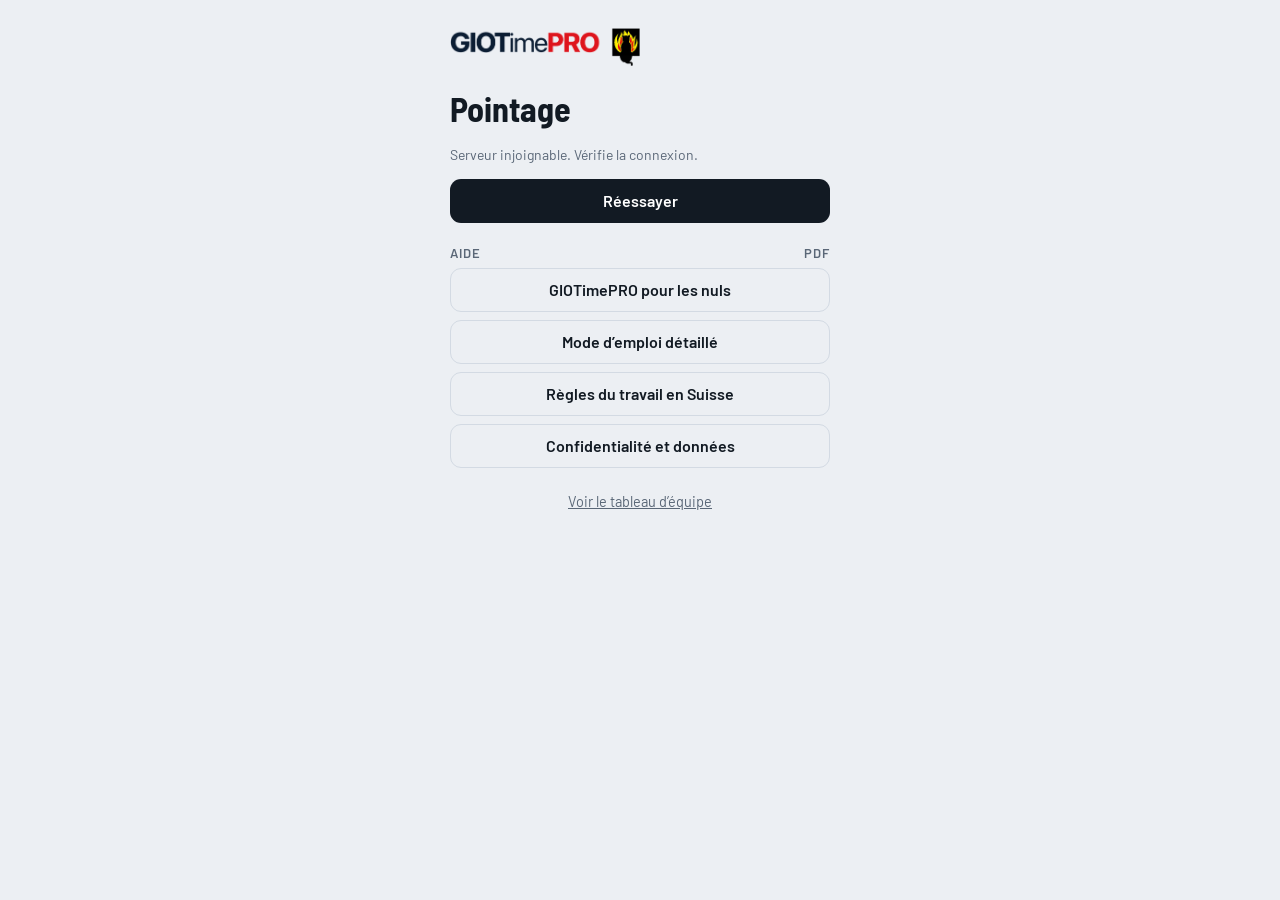
<file: time/index.html>
<!DOCTYPE html>
<html lang="fr">
<head>
<meta charset="utf-8">
<meta name="viewport" content="width=device-width, initial-scale=1, viewport-fit=cover">
<meta name="robots" content="noindex, nofollow">
<meta name="apple-mobile-web-app-capable" content="yes">
<meta name="mobile-web-app-capable" content="yes">
<link rel="icon" href="chat.png?v=12">
<link rel="apple-touch-icon" href="icone-180.png?v=2">
<meta name="apple-mobile-web-app-title" content="GIOTimePRO">
<meta name="application-name" content="GIOTimePRO">
<link rel="manifest" href="manifest.json?v=2">
<link rel="preconnect" href="https://fonts.googleapis.com">
<link rel="preconnect" href="https://fonts.gstatic.com" crossorigin>
<link href="https://fonts.googleapis.com/css2?family=Barlow:wght@400;500;600&family=Barlow+Semi+Condensed:wght@600;700&display=swap" rel="stylesheet">
<link rel="stylesheet" href="style.css?v=18">
<title>GIOTimePRO</title>
</head>
<body>
<div class="app" id="app"></div>
<noscript>Cette page a besoin de JavaScript.</noscript>
<script src="engine.js?v=18"></script>
<script src="commun.js?v=18"></script>
<script src="app.js?v=18"></script>
</body>
</html>
</file>
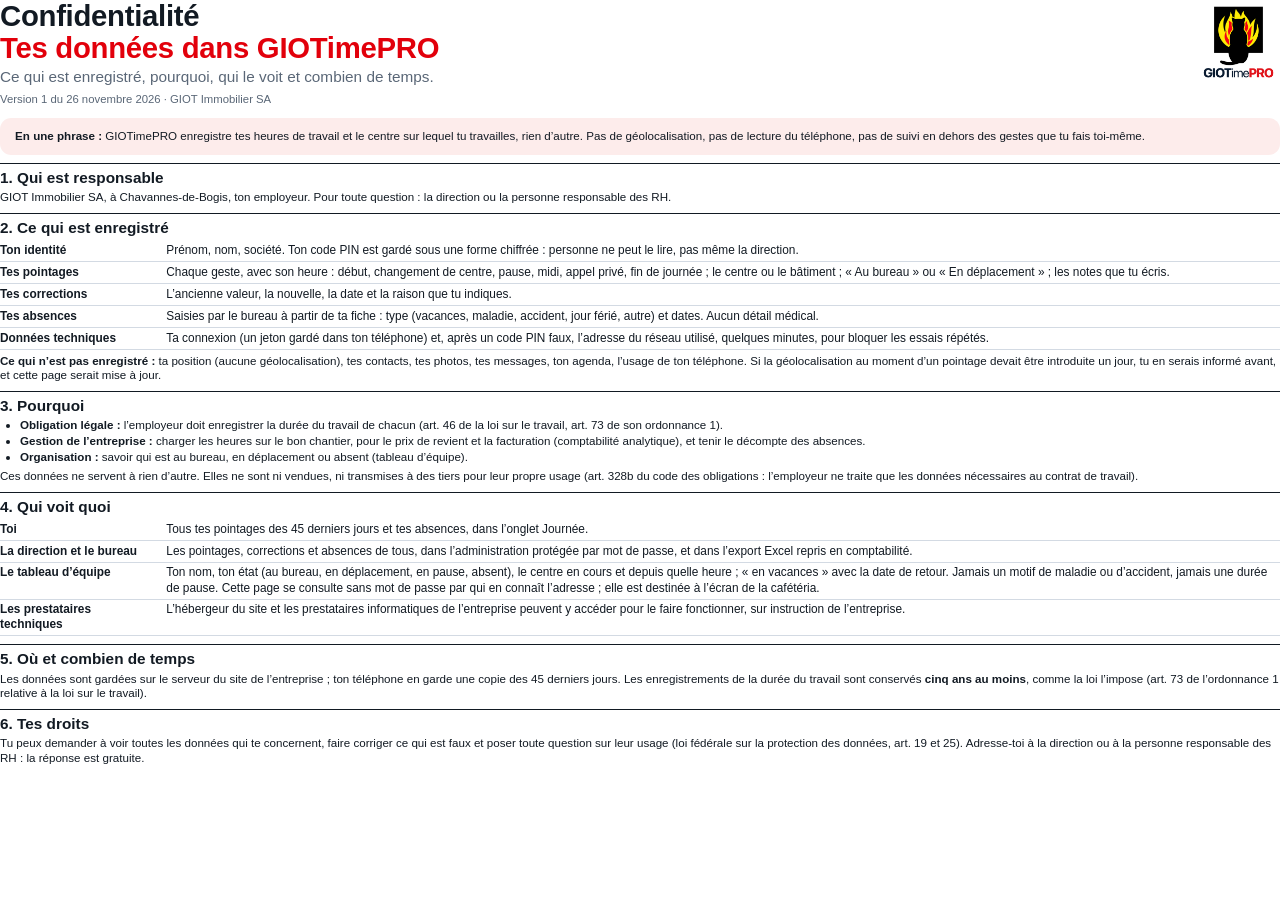
<file: .manuels/confidentialite.html>
<!DOCTYPE html>
<html lang="fr">
<head>
<meta charset="utf-8">
<title>GIOTimePRO — Confidentialité et données</title>
<link rel="stylesheet" href="style.css">
<style>
  /* Confidentialité : une page. Quelles données, pourquoi, qui les voit, combien de temps. */
  html { font-size: 8.7pt; line-height: 1.27; }
  h2 { font-size: 11.5pt; margin: 6pt 0 2pt; padding-top: 3pt; }
  h1 { font-size: 22pt; }
  p { margin: 0 0 3pt; } ul { margin: 0 0 3pt; } li { margin-bottom: 1pt; }
  td, th { padding: 2.2pt 6pt 2.2pt 0; }
  .logo2 { height: 22mm; } .top { margin-bottom: 3mm; } .box { padding: 3mm 4mm; }
  table { font-size: 8.9pt; margin: 1pt 0 3pt; }
  td:first-child { white-space: normal; width: 44mm; }
  .box p { margin: 0; }
  .fin { margin-top: 4pt; font-size: 8.4pt; color: #5a6777; }
</style>
</head>
<body>
<div class="top">
  <div>
    <h1>Confidentialité<br><span class="rouge">Tes données dans GIOTimePRO</span></h1>
    <div class="sub">Ce qui est enregistré, pourquoi, qui le voit et combien de temps.</div>
    <div class="ver" style="margin-top:4pt">Version 1 du 26 novembre 2026 · GIOT Immobilier SA</div>
  </div>
  <div class="logo2"><img src="img/logo-giotimepro.png" alt="GIOTimePRO"></div>
</div>

<div class="box r">
  <p><b>En une phrase :</b> GIOTimePRO enregistre tes heures de travail et le centre sur lequel tu travailles, rien d’autre. Pas de géolocalisation, pas de lecture du téléphone, pas de suivi en dehors des gestes que tu fais toi-même.</p>
</div>

<h2>1. Qui est responsable</h2>
<p>GIOT Immobilier SA, à Chavannes-de-Bogis, ton employeur. Pour toute question : la direction ou la personne responsable des RH.</p>

<h2>2. Ce qui est enregistré</h2>
<table>
  <tr><td>Ton identité</td><td>Prénom, nom, société. Ton code PIN est gardé sous une forme chiffrée : personne ne peut le lire, pas même la direction.</td></tr>
  <tr><td>Tes pointages</td><td>Chaque geste, avec son heure : début, changement de centre, pause, midi, appel privé, fin de journée ; le centre ou le bâtiment ; « Au bureau » ou « En déplacement » ; les notes que tu écris.</td></tr>
  <tr><td>Tes corrections</td><td>L’ancienne valeur, la nouvelle, la date et la raison que tu indiques.</td></tr>
  <tr><td>Tes absences</td><td>Saisies par le bureau à partir de ta fiche : type (vacances, maladie, accident, jour férié, autre) et dates. Aucun détail médical.</td></tr>
  <tr><td>Données techniques</td><td>Ta connexion (un jeton gardé dans ton téléphone) et, après un code PIN faux, l’adresse du réseau utilisé, quelques minutes, pour bloquer les essais répétés.</td></tr>
</table>
<p><b>Ce qui n’est pas enregistré :</b> ta position (aucune géolocalisation), tes contacts, tes photos, tes messages, ton agenda, l’usage de ton téléphone. Si la géolocalisation au moment d’un pointage devait être introduite un jour, tu en serais informé avant, et cette page serait mise à jour.</p>

<h2>3. Pourquoi</h2>
<ul>
  <li><b>Obligation légale :</b> l’employeur doit enregistrer la durée du travail de chacun (art. 46 de la loi sur le travail, art. 73 de son ordonnance 1).</li>
  <li><b>Gestion de l’entreprise :</b> charger les heures sur le bon chantier, pour le prix de revient et la facturation (comptabilité analytique), et tenir le décompte des absences.</li>
  <li><b>Organisation :</b> savoir qui est au bureau, en déplacement ou absent (tableau d’équipe).</li>
</ul>
<p>Ces données ne servent à rien d’autre. Elles ne sont ni vendues, ni transmises à des tiers pour leur propre usage (art. 328b du code des obligations : l’employeur ne traite que les données nécessaires au contrat de travail).</p>

<h2>4. Qui voit quoi</h2>
<table>
  <tr><td>Toi</td><td>Tous tes pointages des 45 derniers jours et tes absences, dans l’onglet Journée.</td></tr>
  <tr><td>La direction et le bureau</td><td>Les pointages, corrections et absences de tous, dans l’administration protégée par mot de passe, et dans l’export Excel repris en comptabilité.</td></tr>
  <tr><td>Le tableau d’équipe</td><td>Ton nom, ton état (au bureau, en déplacement, en pause, absent), le centre en cours et depuis quelle heure ; « en vacances » avec la date de retour. Jamais un motif de maladie ou d’accident, jamais une durée de pause. Cette page se consulte sans mot de passe par qui en connaît l’adresse ; elle est destinée à l’écran de la cafétéria.</td></tr>
  <tr><td>Les prestataires techniques</td><td>L’hébergeur du site et les prestataires informatiques de l’entreprise peuvent y accéder pour le faire fonctionner, sur instruction de l’entreprise.</td></tr>
</table>

<h2>5. Où et combien de temps</h2>
<p>Les données sont gardées sur le serveur du site de l’entreprise ; ton téléphone en garde une copie des 45 derniers jours. Les enregistrements de la durée du travail sont conservés <b>cinq ans au moins</b>, comme la loi l’impose (art. 73 de l’ordonnance 1 relative à la loi sur le travail).</p>

<h2>6. Tes droits</h2>
<p>Tu peux demander à voir toutes les données qui te concernent, faire corriger ce qui est faux et poser toute question sur leur usage (loi fédérale sur la protection des données, art. 19 et 25). Adresse-toi à la direction ou à la personne responsable des RH : la réponse est gratuite.</p>

</body>
</html>
</file>
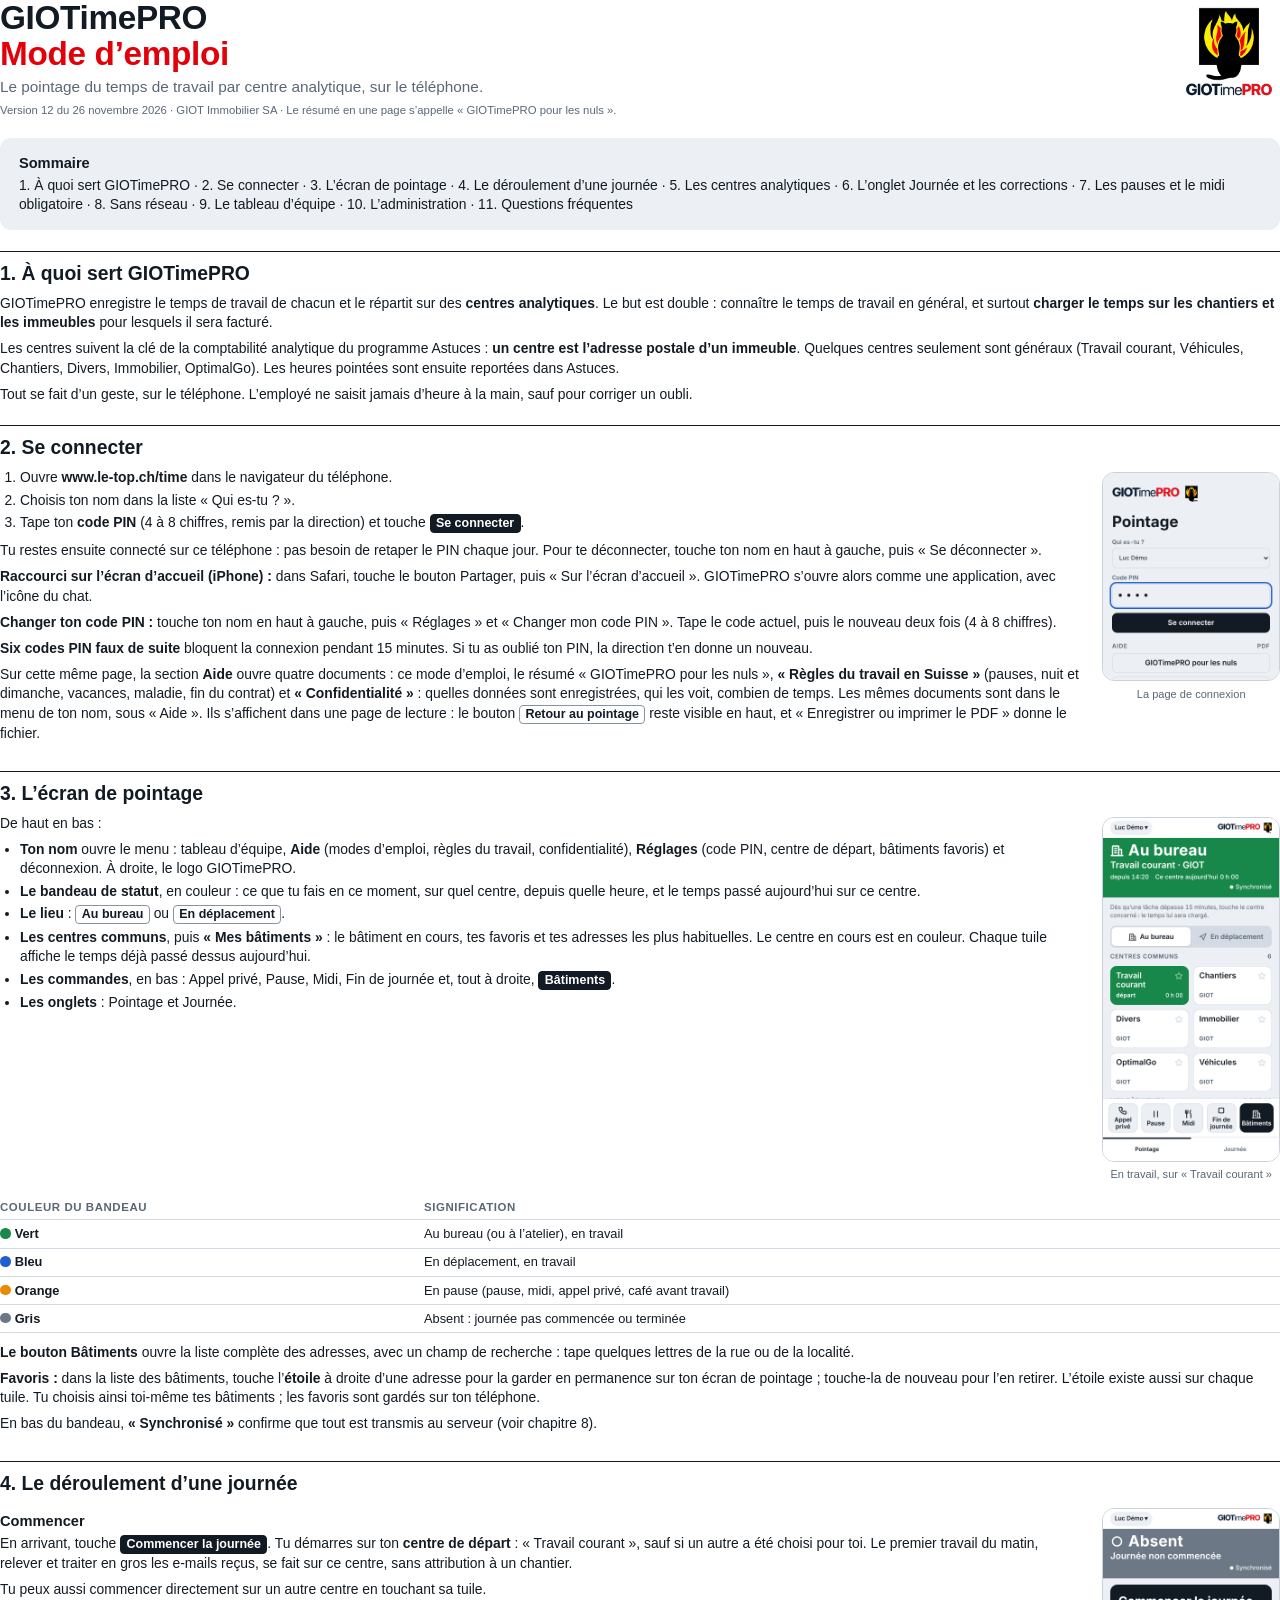
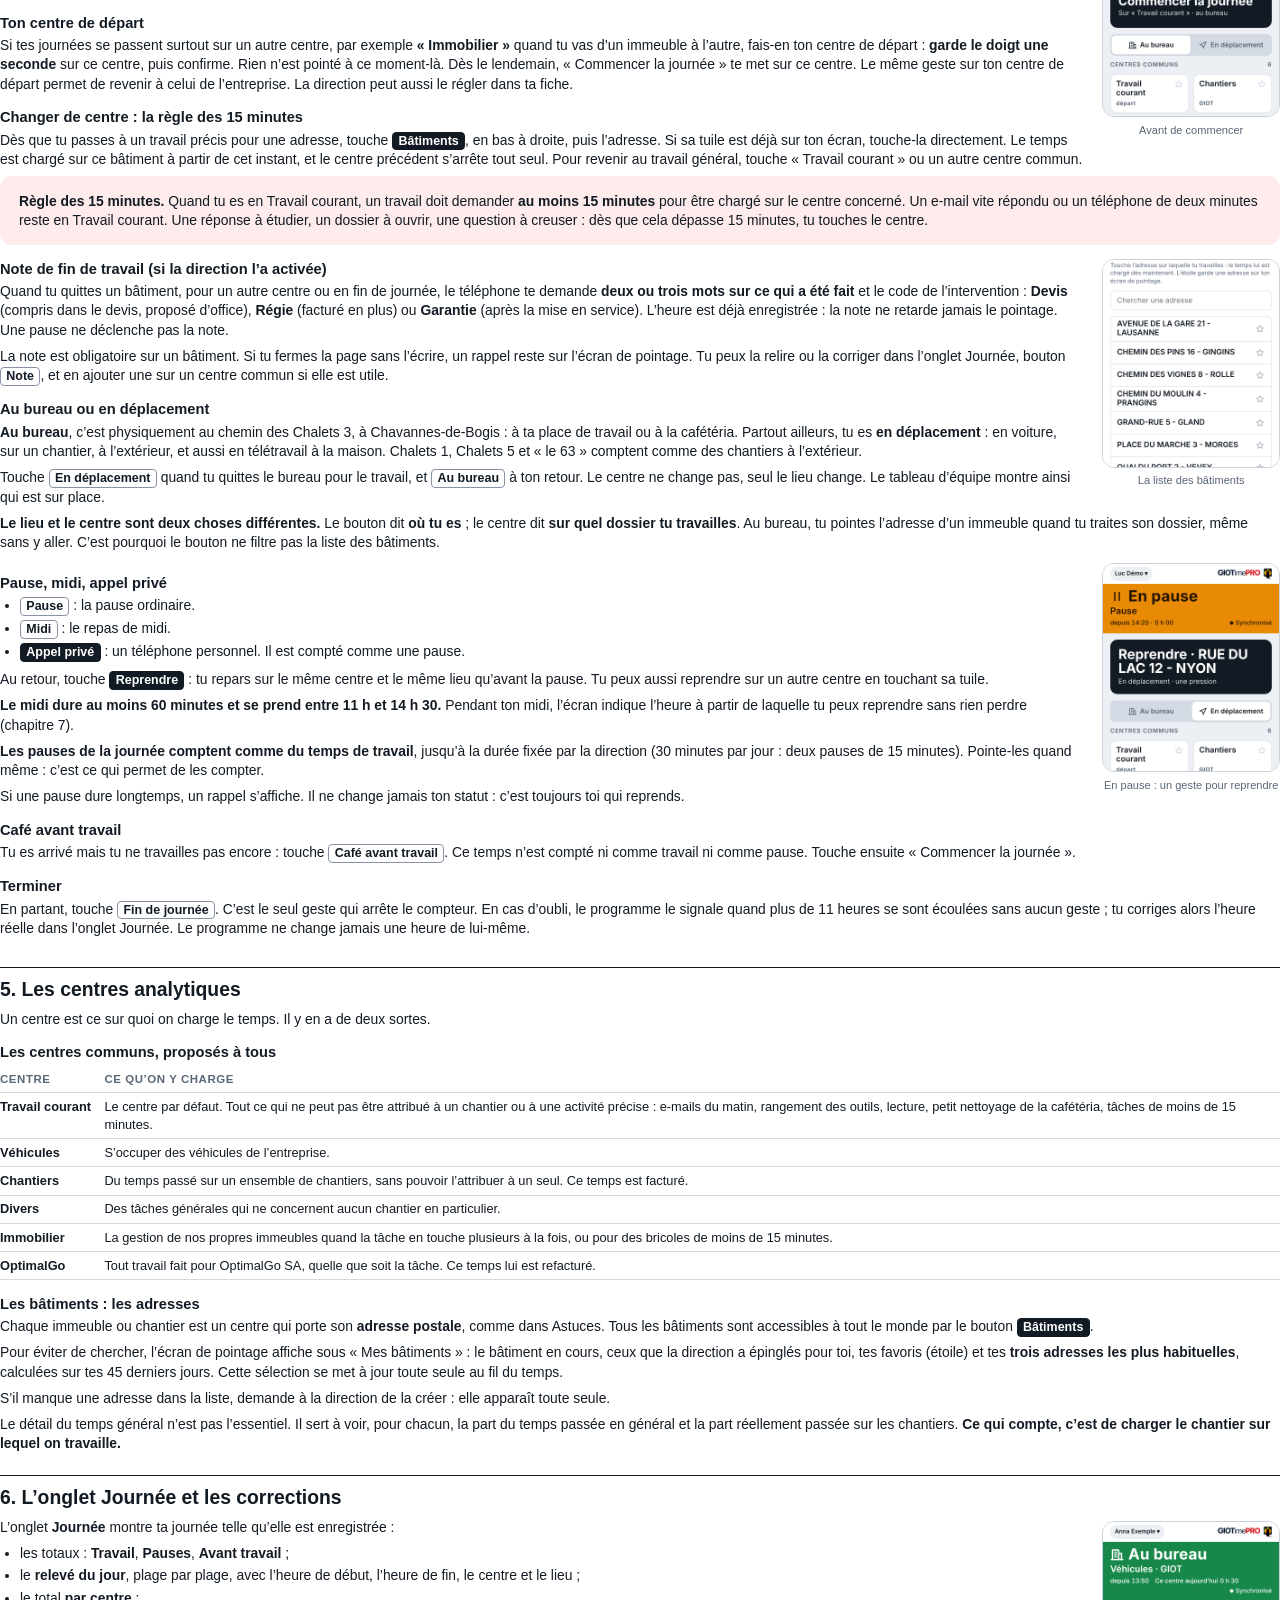
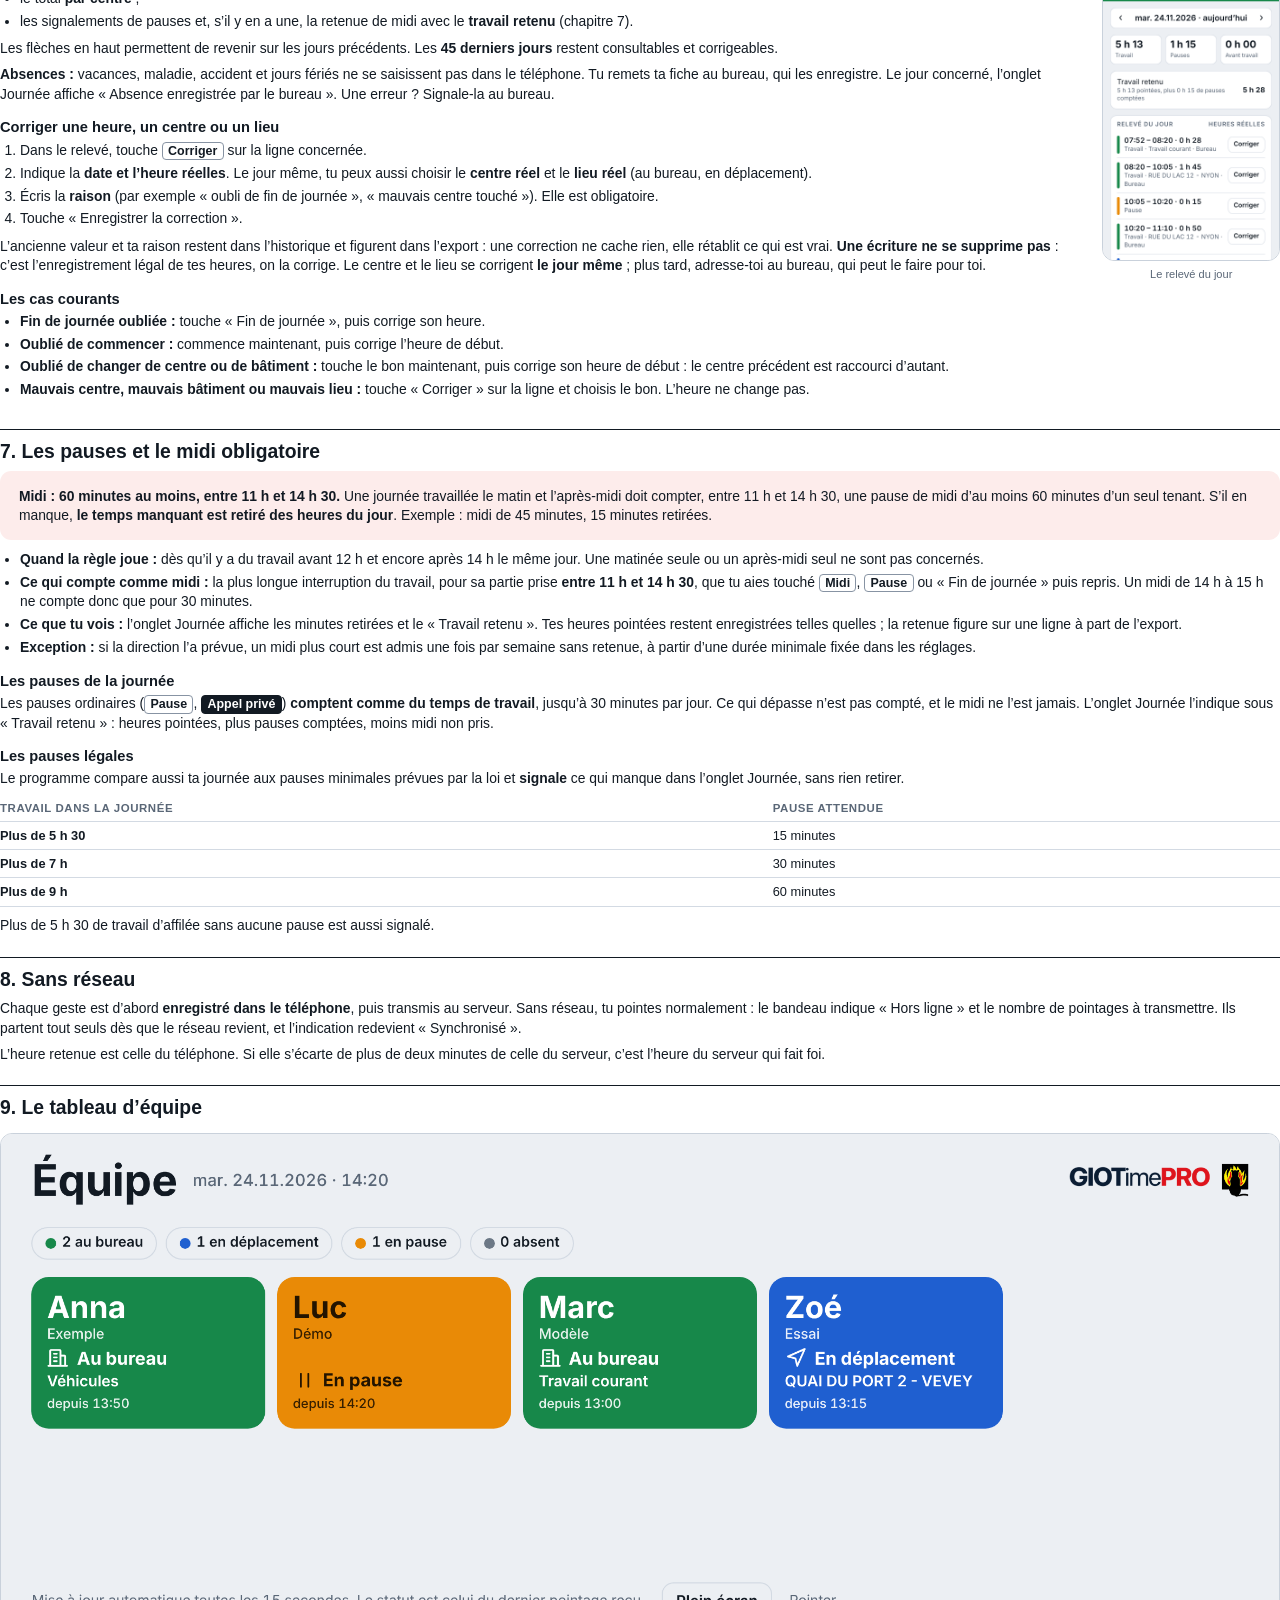
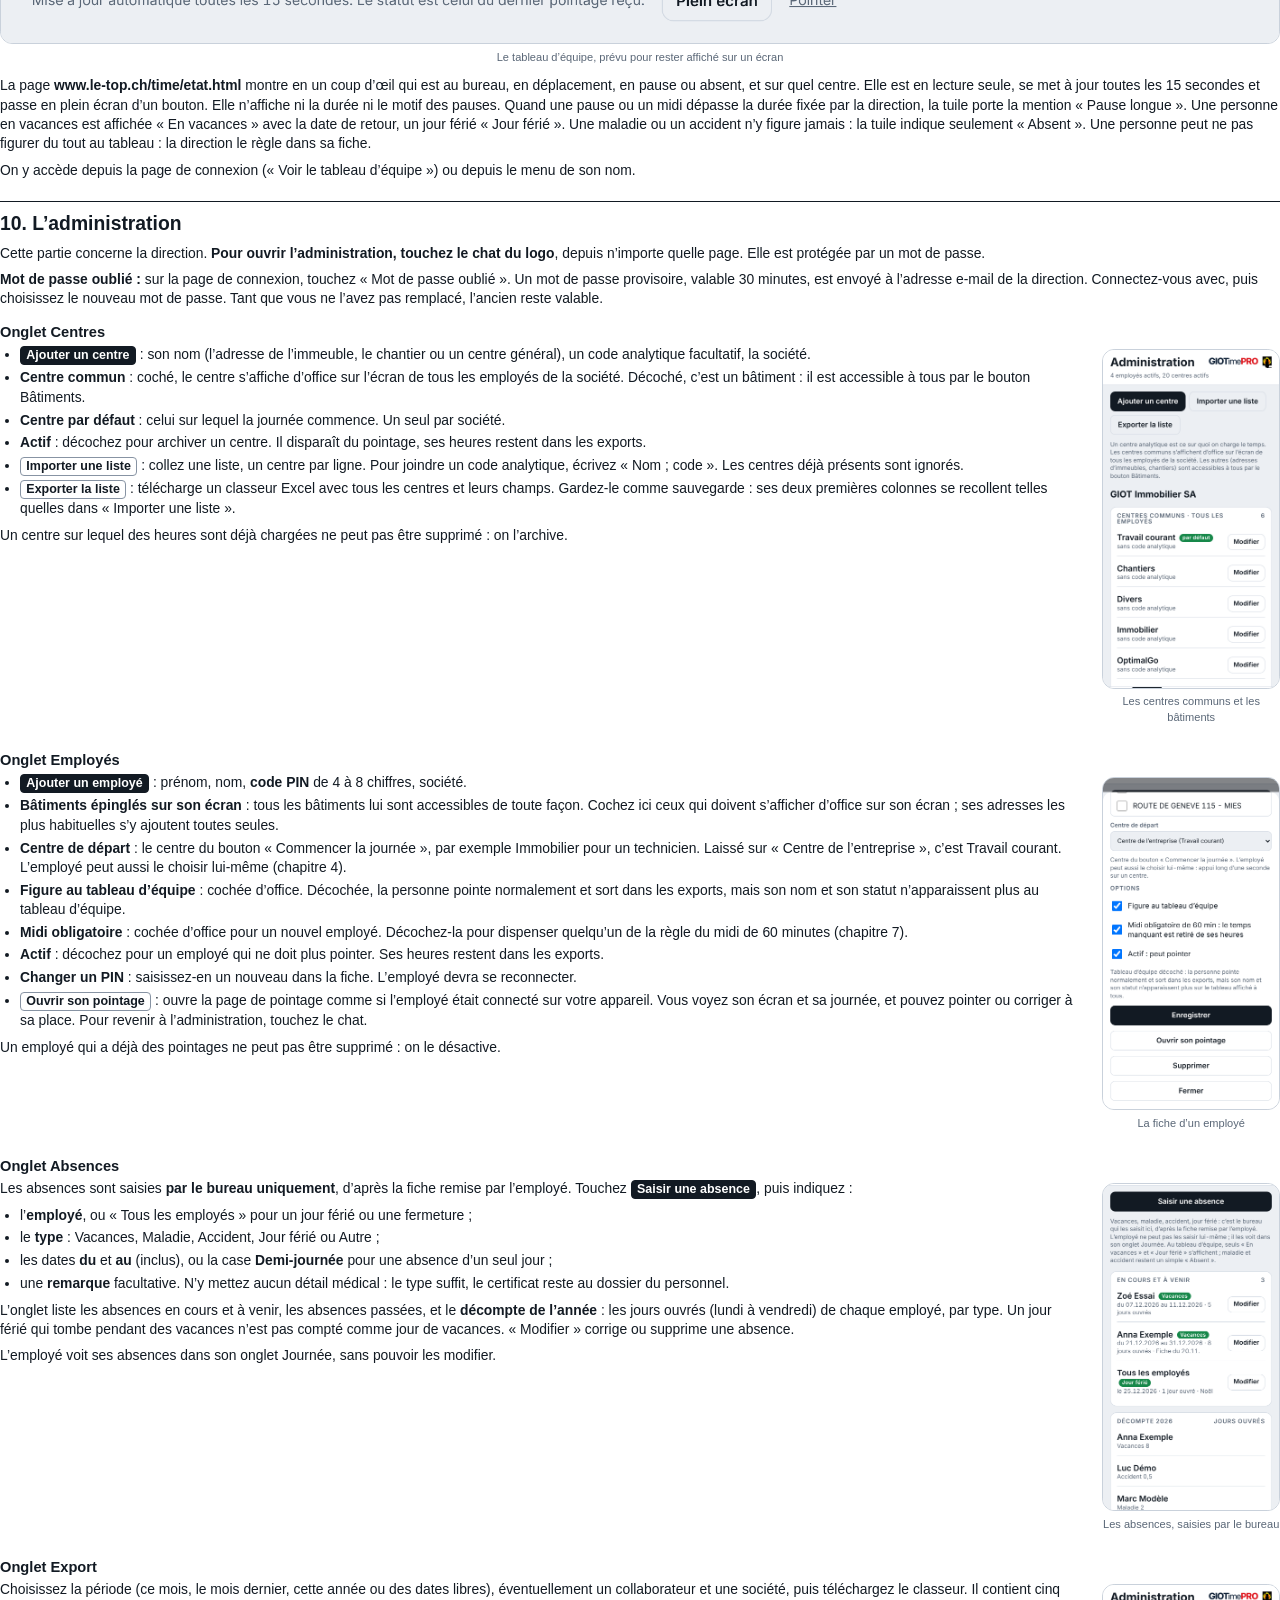
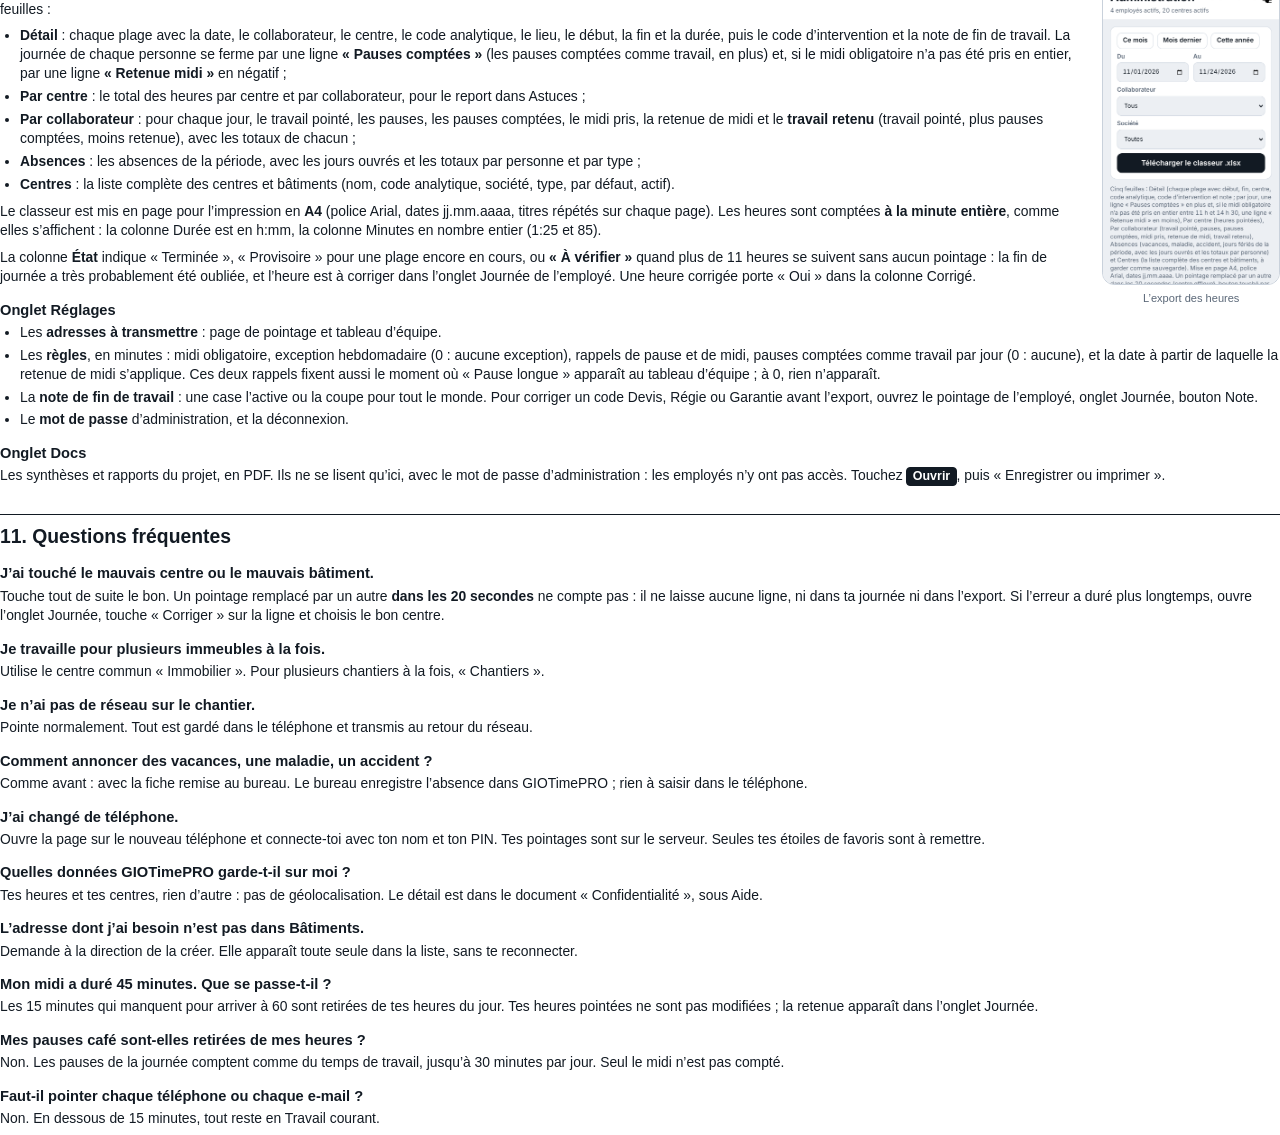
<file: .manuels/detail.html>
<!DOCTYPE html>
<html lang="fr">
<head>
<meta charset="utf-8">
<title>GIOTimePRO — Mode d’emploi</title>
<link rel="stylesheet" href="style.css">
</head>
<body>
<div class="top">
  <div>
    <h1>GIOTimePRO<br><span class="rouge">Mode d’emploi</span></h1>
    <div class="sub">Le pointage du temps de travail par centre analytique, sur le téléphone.</div>
    <div class="ver" style="margin-top:4pt">Version 12 du 26 novembre 2026 · GIOT Immobilier SA · Le résumé en une page s’appelle « GIOTimePRO pour les nuls ».</div>
  </div>
  <div class="logo2"><img src="img/logo-giotimepro.png" alt="GIOTimePRO"></div>
</div>

<div class="box">
  <h3>Sommaire</h3>
  <p style="margin:0">1. À quoi sert GIOTimePRO · 2. Se connecter · 3. L’écran de pointage · 4. Le déroulement d’une journée · 5. Les centres analytiques · 6. L’onglet Journée et les corrections · 7. Les pauses et le midi obligatoire · 8. Sans réseau · 9. Le tableau d’équipe · 10. L’administration · 11. Questions fréquentes</p>
</div>

<h2>1. À quoi sert GIOTimePRO</h2>
<p>GIOTimePRO enregistre le temps de travail de chacun et le répartit sur des <b>centres analytiques</b>. Le but est double : connaître le temps de travail en général, et surtout <b>charger le temps sur les chantiers et les immeubles</b> pour lesquels il sera facturé.</p>
<p>Les centres suivent la clé de la comptabilité analytique du programme Astuces : <b>un centre est l’adresse postale d’un immeuble</b>. Quelques centres seulement sont généraux (Travail courant, Véhicules, Chantiers, Divers, Immobilier, OptimalGo). Les heures pointées sont ensuite reportées dans Astuces.</p>
<p>Tout se fait d’un geste, sur le téléphone. L’employé ne saisit jamais d’heure à la main, sauf pour corriger un oubli.</p>

<h2>2. Se connecter</h2>
<figure class="fig"><div class="shot"><img src="img/n-connexion.png" alt=""></div><figcaption>La page de connexion</figcaption></figure>
<ol>
  <li>Ouvre <b>www.le-top.ch/time</b> dans le navigateur du téléphone.</li>
  <li>Choisis ton nom dans la liste « Qui es-tu ? ».</li>
  <li>Tape ton <b>code PIN</b> (4 à 8 chiffres, remis par la direction) et touche <span class="btn">Se connecter</span>.</li>
</ol>
<p>Tu restes ensuite connecté sur ce téléphone : pas besoin de retaper le PIN chaque jour. Pour te déconnecter, touche ton nom en haut à gauche, puis « Se déconnecter ».</p>
<p><b>Raccourci sur l’écran d’accueil (iPhone) :</b> dans Safari, touche le bouton Partager, puis « Sur l’écran d’accueil ». GIOTimePRO s’ouvre alors comme une application, avec l’icône du chat.</p>
<p><b>Changer ton code PIN :</b> touche ton nom en haut à gauche, puis « Réglages » et « Changer mon code PIN ». Tape le code actuel, puis le nouveau deux fois (4 à 8 chiffres).</p>
<p><b>Six codes PIN faux de suite</b> bloquent la connexion pendant 15 minutes. Si tu as oublié ton PIN, la direction t’en donne un nouveau.</p>
<p>Sur cette même page, la section <b>Aide</b> ouvre quatre documents : ce mode d’emploi, le résumé « GIOTimePRO pour les nuls », <b>« Règles du travail en Suisse »</b> (pauses, nuit et dimanche, vacances, maladie, fin du contrat) et <b>« Confidentialité »</b> : quelles données sont enregistrées, qui les voit, combien de temps. Les mêmes documents sont dans le menu de ton nom, sous « Aide ». Ils s’affichent dans une page de lecture : le bouton <span class="btn c">Retour au pointage</span> reste visible en haut, et « Enregistrer ou imprimer le PDF » donne le fichier.</p>
<div class="clear"></div>

<h2>3. L’écran de pointage</h2>
<figure class="fig"><div class="shot"><img src="img/courant.png" alt=""></div><figcaption>En travail, sur « Travail courant »</figcaption></figure>
<p>De haut en bas :</p>
<ul>
  <li><b>Ton nom</b> ouvre le menu : tableau d’équipe, <b>Aide</b> (modes d’emploi, règles du travail, confidentialité), <b>Réglages</b> (code PIN, centre de départ, bâtiments favoris) et déconnexion. À droite, le logo GIOTimePRO.</li>
  <li><b>Le bandeau de statut</b>, en couleur : ce que tu fais en ce moment, sur quel centre, depuis quelle heure, et le temps passé aujourd’hui sur ce centre.</li>
  <li><b>Le lieu</b> : <span class="btn c">Au bureau</span> ou <span class="btn c">En déplacement</span>.</li>
  <li><b>Les centres communs</b>, puis <b>« Mes bâtiments »</b> : le bâtiment en cours, tes favoris et tes adresses les plus habituelles. Le centre en cours est en couleur. Chaque tuile affiche le temps déjà passé dessus aujourd’hui.</li>
  <li><b>Les commandes</b>, en bas : Appel privé, Pause, Midi, Fin de journée et, tout à droite, <span class="btn">Bâtiments</span>.</li>
  <li><b>Les onglets</b> : Pointage et Journée.</li>
</ul>
<table>
  <tr><th>Couleur du bandeau</th><th>Signification</th></tr>
  <tr><td><span class="dot" style="background:#17884a"></span>Vert</td><td>Au bureau (ou à l’atelier), en travail</td></tr>
  <tr><td><span class="dot" style="background:#1f5fd0"></span>Bleu</td><td>En déplacement, en travail</td></tr>
  <tr><td><span class="dot" style="background:#e98a06"></span>Orange</td><td>En pause (pause, midi, appel privé, café avant travail)</td></tr>
  <tr><td><span class="dot" style="background:#6c7886"></span>Gris</td><td>Absent : journée pas commencée ou terminée</td></tr>
</table>
<p><b>Le bouton Bâtiments</b> ouvre la liste complète des adresses, avec un champ de recherche : tape quelques lettres de la rue ou de la localité.</p>
<p><b>Favoris :</b> dans la liste des bâtiments, touche l’<b>étoile</b> à droite d’une adresse pour la garder en permanence sur ton écran de pointage ; touche-la de nouveau pour l’en retirer. L’étoile existe aussi sur chaque tuile. Tu choisis ainsi toi-même tes bâtiments ; les favoris sont gardés sur ton téléphone.</p>
<p>En bas du bandeau, <b>« Synchronisé »</b> confirme que tout est transmis au serveur (voir chapitre 8).</p>
<div class="clear"></div>

<h2>4. Le déroulement d’une journée</h2>
<figure class="fig"><div class="shot"><img src="img/n-commencer.png" alt=""></div><figcaption>Avant de commencer</figcaption></figure>
<h3>Commencer</h3>
<p>En arrivant, touche <span class="btn">Commencer la journée</span>. Tu démarres sur ton <b>centre de départ</b> : « Travail courant », sauf si un autre a été choisi pour toi. Le premier travail du matin, relever et traiter en gros les e-mails reçus, se fait sur ce centre, sans attribution à un chantier.</p>
<p>Tu peux aussi commencer directement sur un autre centre en touchant sa tuile.</p>
<h3>Ton centre de départ</h3>
<p>Si tes journées se passent surtout sur un autre centre, par exemple <b>« Immobilier »</b> quand tu vas d’un immeuble à l’autre, fais-en ton centre de départ : <b>garde le doigt une seconde</b> sur ce centre, puis confirme. Rien n’est pointé à ce moment-là. Dès le lendemain, « Commencer la journée » te met sur ce centre. Le même geste sur ton centre de départ permet de revenir à celui de l’entreprise. La direction peut aussi le régler dans ta fiche.</p>
<h3>Changer de centre : la règle des 15 minutes</h3>
<p>Dès que tu passes à un travail précis pour une adresse, touche <span class="btn">Bâtiments</span>, en bas à droite, puis l’adresse. Si sa tuile est déjà sur ton écran, touche-la directement. Le temps est chargé sur ce bâtiment à partir de cet instant, et le centre précédent s’arrête tout seul. Pour revenir au travail général, touche « Travail courant » ou un autre centre commun.</p>
<div class="box r" style="margin:5pt 0 7pt; overflow:hidden">
  <b>Règle des 15 minutes.</b> Quand tu es en Travail courant, un travail doit demander <b>au moins 15 minutes</b> pour être chargé sur le centre concerné. Un e-mail vite répondu ou un téléphone de deux minutes reste en Travail courant. Une réponse à étudier, un dossier à ouvrir, une question à creuser : dès que cela dépasse 15 minutes, tu touches le centre.
</div>
<figure class="fig"><div class="shot"><img src="img/n-batiments.png" alt=""></div><figcaption>La liste des bâtiments</figcaption></figure>
<h3>Note de fin de travail (si la direction l’a activée)</h3>
<p>Quand tu quittes un bâtiment, pour un autre centre ou en fin de journée, le téléphone te demande <b>deux ou trois mots sur ce qui a été fait</b> et le code de l’intervention : <b>Devis</b> (compris dans le devis, proposé d’office), <b>Régie</b> (facturé en plus) ou <b>Garantie</b> (après la mise en service). L’heure est déjà enregistrée : la note ne retarde jamais le pointage. Une pause ne déclenche pas la note.</p>
<p>La note est obligatoire sur un bâtiment. Si tu fermes la page sans l’écrire, un rappel reste sur l’écran de pointage. Tu peux la relire ou la corriger dans l’onglet Journée, bouton <span class="btn c">Note</span>, et en ajouter une sur un centre commun si elle est utile.</p>
<h3>Au bureau ou en déplacement</h3>
<p><b>Au bureau</b>, c’est physiquement au chemin des Chalets 3, à Chavannes-de-Bogis : à ta place de travail ou à la cafétéria. Partout ailleurs, tu es <b>en déplacement</b> : en voiture, sur un chantier, à l’extérieur, et aussi en télétravail à la maison. Chalets 1, Chalets 5 et « le 63 » comptent comme des chantiers à l’extérieur.</p>
<p>Touche <span class="btn c">En déplacement</span> quand tu quittes le bureau pour le travail, et <span class="btn c">Au bureau</span> à ton retour. Le centre ne change pas, seul le lieu change. Le tableau d’équipe montre ainsi qui est sur place.</p>
<p><b>Le lieu et le centre sont deux choses différentes.</b> Le bouton dit <b>où tu es</b> ; le centre dit <b>sur quel dossier tu travailles</b>. Au bureau, tu pointes l’adresse d’un immeuble quand tu traites son dossier, même sans y aller. C’est pourquoi le bouton ne filtre pas la liste des bâtiments.</p>
<div class="clear"></div>
<figure class="fig"><div class="shot"><img src="img/n-pause.png" alt=""></div><figcaption>En pause : un geste pour reprendre</figcaption></figure>
<h3>Pause, midi, appel privé</h3>
<ul>
  <li><span class="btn c">Pause</span> : la pause ordinaire.</li>
  <li><span class="btn c">Midi</span> : le repas de midi.</li>
  <li><span class="btn">Appel privé</span> : un téléphone personnel. Il est compté comme une pause.</li>
</ul>
<p>Au retour, touche <span class="btn">Reprendre</span> : tu repars sur le même centre et le même lieu qu’avant la pause. Tu peux aussi reprendre sur un autre centre en touchant sa tuile.</p>
<p><b>Le midi dure au moins 60 minutes et se prend entre 11 h et 14 h 30.</b> Pendant ton midi, l’écran indique l’heure à partir de laquelle tu peux reprendre sans rien perdre (chapitre 7).</p>
<p><b>Les pauses de la journée comptent comme du temps de travail</b>, jusqu’à la durée fixée par la direction (30 minutes par jour : deux pauses de 15 minutes). Pointe-les quand même : c’est ce qui permet de les compter.</p>
<p>Si une pause dure longtemps, un rappel s’affiche. Il ne change jamais ton statut : c’est toujours toi qui reprends.</p>
<h3>Café avant travail</h3>
<p>Tu es arrivé mais tu ne travailles pas encore : touche <span class="btn c">Café avant travail</span>. Ce temps n’est compté ni comme travail ni comme pause. Touche ensuite « Commencer la journée ».</p>
<h3>Terminer</h3>
<p>En partant, touche <span class="btn c">Fin de journée</span>. C’est le seul geste qui arrête le compteur. En cas d’oubli, le programme le signale quand plus de 11 heures se sont écoulées sans aucun geste ; tu corriges alors l’heure réelle dans l’onglet Journée. Le programme ne change jamais une heure de lui-même.</p>
<div class="clear"></div>

<h2>5. Les centres analytiques</h2>
<p>Un centre est ce sur quoi on charge le temps. Il y en a de deux sortes.</p>
<h3>Les centres communs, proposés à tous</h3>
<table>
  <tr><th>Centre</th><th>Ce qu’on y charge</th></tr>
  <tr><td>Travail courant</td><td>Le centre par défaut. Tout ce qui ne peut pas être attribué à un chantier ou à une activité précise : e-mails du matin, rangement des outils, lecture, petit nettoyage de la cafétéria, tâches de moins de 15 minutes.</td></tr>
  <tr><td>Véhicules</td><td>S’occuper des véhicules de l’entreprise.</td></tr>
  <tr><td>Chantiers</td><td>Du temps passé sur un ensemble de chantiers, sans pouvoir l’attribuer à un seul. Ce temps est facturé.</td></tr>
  <tr><td>Divers</td><td>Des tâches générales qui ne concernent aucun chantier en particulier.</td></tr>
  <tr><td>Immobilier</td><td>La gestion de nos propres immeubles quand la tâche en touche plusieurs à la fois, ou pour des bricoles de moins de 15 minutes.</td></tr>
  <tr><td>OptimalGo</td><td>Tout travail fait pour OptimalGo SA, quelle que soit la tâche. Ce temps lui est refacturé.</td></tr>
</table>
<h3>Les bâtiments : les adresses</h3>
<p>Chaque immeuble ou chantier est un centre qui porte son <b>adresse postale</b>, comme dans Astuces. Tous les bâtiments sont accessibles à tout le monde par le bouton <span class="btn">Bâtiments</span>.</p>
<p>Pour éviter de chercher, l’écran de pointage affiche sous « Mes bâtiments » : le bâtiment en cours, ceux que la direction a épinglés pour toi, tes favoris (étoile) et tes <b>trois adresses les plus habituelles</b>, calculées sur tes 45 derniers jours. Cette sélection se met à jour toute seule au fil du temps.</p>
<p>S’il manque une adresse dans la liste, demande à la direction de la créer : elle apparaît toute seule.</p>
<p>Le détail du temps général n’est pas l’essentiel. Il sert à voir, pour chacun, la part du temps passée en général et la part réellement passée sur les chantiers. <b>Ce qui compte, c’est de charger le chantier sur lequel on travaille.</b></p>

<h2>6. L’onglet Journée et les corrections</h2>
<figure class="fig"><div class="shot"><img src="img/d-journee.png" alt=""></div><figcaption>Le relevé du jour</figcaption></figure>
<p>L’onglet <b>Journée</b> montre ta journée telle qu’elle est enregistrée :</p>
<ul>
  <li>les totaux : <b>Travail</b>, <b>Pauses</b>, <b>Avant travail</b> ;</li>
  <li>le <b>relevé du jour</b>, plage par plage, avec l’heure de début, l’heure de fin, le centre et le lieu ;</li>
  <li>le total <b>par centre</b> ;</li>
  <li>les signalements de pauses et, s’il y en a une, la retenue de midi avec le <b>travail retenu</b> (chapitre 7).</li>
</ul>
<p>Les flèches en haut permettent de revenir sur les jours précédents. Les <b>45 derniers jours</b> restent consultables et corrigeables.</p>
<p><b>Absences :</b> vacances, maladie, accident et jours fériés ne se saisissent pas dans le téléphone. Tu remets ta fiche au bureau, qui les enregistre. Le jour concerné, l’onglet Journée affiche « Absence enregistrée par le bureau ». Une erreur ? Signale-la au bureau.</p>
<h3>Corriger une heure, un centre ou un lieu</h3>
<ol>
  <li>Dans le relevé, touche <span class="btn c">Corriger</span> sur la ligne concernée.</li>
  <li>Indique la <b>date et l’heure réelles</b>. Le jour même, tu peux aussi choisir le <b>centre réel</b> et le <b>lieu réel</b> (au bureau, en déplacement).</li>
  <li>Écris la <b>raison</b> (par exemple « oubli de fin de journée », « mauvais centre touché »). Elle est obligatoire.</li>
  <li>Touche « Enregistrer la correction ».</li>
</ol>
<p>L’ancienne valeur et ta raison restent dans l’historique et figurent dans l’export : une correction ne cache rien, elle rétablit ce qui est vrai. <b>Une écriture ne se supprime pas</b> : c’est l’enregistrement légal de tes heures, on la corrige. Le centre et le lieu se corrigent <b>le jour même</b> ; plus tard, adresse-toi au bureau, qui peut le faire pour toi.</p>
<h3>Les cas courants</h3>
<ul>
  <li><b>Fin de journée oubliée :</b> touche « Fin de journée », puis corrige son heure.</li>
  <li><b>Oublié de commencer :</b> commence maintenant, puis corrige l’heure de début.</li>
  <li><b>Oublié de changer de centre ou de bâtiment :</b> touche le bon maintenant, puis corrige son heure de début : le centre précédent est raccourci d’autant.</li>
  <li><b>Mauvais centre, mauvais bâtiment ou mauvais lieu :</b> touche « Corriger » sur la ligne et choisis le bon. L’heure ne change pas.</li>
</ul>
<div class="clear"></div>

<h2>7. Les pauses et le midi obligatoire</h2>
<div class="box r" style="margin:3pt 0 7pt">
  <b>Midi : 60 minutes au moins, entre 11 h et 14 h 30.</b> Une journée travaillée le matin et l’après-midi doit compter, entre 11 h et 14 h 30, une pause de midi d’au moins 60 minutes d’un seul tenant. S’il en manque, <b>le temps manquant est retiré des heures du jour</b>. Exemple : midi de 45 minutes, 15 minutes retirées.
</div>
<ul>
  <li><b>Quand la règle joue :</b> dès qu’il y a du travail avant 12 h et encore après 14 h le même jour. Une matinée seule ou un après-midi seul ne sont pas concernés.</li>
  <li><b>Ce qui compte comme midi :</b> la plus longue interruption du travail, pour sa partie prise <b>entre 11 h et 14 h 30</b>, que tu aies touché <span class="btn c">Midi</span>, <span class="btn c">Pause</span> ou « Fin de journée » puis repris. Un midi de 14 h à 15 h ne compte donc que pour 30 minutes.</li>
  <li><b>Ce que tu vois :</b> l’onglet Journée affiche les minutes retirées et le « Travail retenu ». Tes heures pointées restent enregistrées telles quelles ; la retenue figure sur une ligne à part de l’export.</li>
  <li><b>Exception :</b> si la direction l’a prévue, un midi plus court est admis une fois par semaine sans retenue, à partir d’une durée minimale fixée dans les réglages.</li>
</ul>
<h3>Les pauses de la journée</h3>
<p>Les pauses ordinaires (<span class="btn c">Pause</span>, <span class="btn">Appel privé</span>) <b>comptent comme du temps de travail</b>, jusqu’à 30 minutes par jour. Ce qui dépasse n’est pas compté, et le midi ne l’est jamais. L’onglet Journée l’indique sous « Travail retenu » : heures pointées, plus pauses comptées, moins midi non pris.</p>
<h3>Les pauses légales</h3>
<p>Le programme compare aussi ta journée aux pauses minimales prévues par la loi et <b>signale</b> ce qui manque dans l’onglet Journée, sans rien retirer.</p>
<table>
  <tr><th>Travail dans la journée</th><th>Pause attendue</th></tr>
  <tr><td>Plus de 5 h 30</td><td>15 minutes</td></tr>
  <tr><td>Plus de 7 h</td><td>30 minutes</td></tr>
  <tr><td>Plus de 9 h</td><td>60 minutes</td></tr>
</table>
<p>Plus de 5 h 30 de travail d’affilée sans aucune pause est aussi signalé.</p>

<h2>8. Sans réseau</h2>
<p>Chaque geste est d’abord <b>enregistré dans le téléphone</b>, puis transmis au serveur. Sans réseau, tu pointes normalement : le bandeau indique « Hors ligne » et le nombre de pointages à transmettre. Ils partent tout seuls dès que le réseau revient, et l’indication redevient « Synchronisé ».</p>
<p>L’heure retenue est celle du téléphone. Si elle s’écarte de plus de deux minutes de celle du serveur, c’est l’heure du serveur qui fait foi.</p>

<h2>9. Le tableau d’équipe</h2>
<figure class="fig w"><div class="shot"><img src="img/equipe.png" alt=""></div><figcaption>Le tableau d’équipe, prévu pour rester affiché sur un écran</figcaption></figure>
<p>La page <b>www.le-top.ch/time/etat.html</b> montre en un coup d’œil qui est au bureau, en déplacement, en pause ou absent, et sur quel centre. Elle est en lecture seule, se met à jour toutes les 15 secondes et passe en plein écran d’un bouton. Elle n’affiche ni la durée ni le motif des pauses. Quand une pause ou un midi dépasse la durée fixée par la direction, la tuile porte la mention « Pause longue ». Une personne en vacances est affichée « En vacances » avec la date de retour, un jour férié « Jour férié ». Une maladie ou un accident n’y figure jamais : la tuile indique seulement « Absent ». Une personne peut ne pas figurer du tout au tableau : la direction le règle dans sa fiche.</p>
<p>On y accède depuis la page de connexion (« Voir le tableau d’équipe ») ou depuis le menu de son nom.</p>

<h2>10. L’administration</h2>
<p>Cette partie concerne la direction. <b>Pour ouvrir l’administration, touchez le chat du logo</b>, depuis n’importe quelle page. Elle est protégée par un mot de passe.</p>
<p><b>Mot de passe oublié :</b> sur la page de connexion, touchez « Mot de passe oublié ». Un mot de passe provisoire, valable 30 minutes, est envoyé à l’adresse e-mail de la direction. Connectez-vous avec, puis choisissez le nouveau mot de passe. Tant que vous ne l’avez pas remplacé, l’ancien reste valable.</p>

<div class="sec">
<h3>Onglet Centres</h3>
<figure class="fig"><div class="shot"><img src="img/d-centres.png" alt=""></div><figcaption>Les centres communs et les bâtiments</figcaption></figure>
<ul>
  <li><span class="btn">Ajouter un centre</span> : son nom (l’adresse de l’immeuble, le chantier ou un centre général), un code analytique facultatif, la société.</li>
  <li><b>Centre commun</b> : coché, le centre s’affiche d’office sur l’écran de tous les employés de la société. Décoché, c’est un bâtiment : il est accessible à tous par le bouton Bâtiments.</li>
  <li><b>Centre par défaut</b> : celui sur lequel la journée commence. Un seul par société.</li>
  <li><b>Actif</b> : décochez pour archiver un centre. Il disparaît du pointage, ses heures restent dans les exports.</li>
  <li><span class="btn c">Importer une liste</span> : collez une liste, un centre par ligne. Pour joindre un code analytique, écrivez « Nom ; code ». Les centres déjà présents sont ignorés.</li>
  <li><span class="btn c">Exporter la liste</span> : télécharge un classeur Excel avec tous les centres et leurs champs. Gardez-le comme sauvegarde : ses deux premières colonnes se recollent telles quelles dans « Importer une liste ».</li>
</ul>
<p>Un centre sur lequel des heures sont déjà chargées ne peut pas être supprimé : on l’archive.</p>
<div class="clear"></div>
</div>

<div class="sec">
<h3>Onglet Employés</h3>
<figure class="fig"><div class="shot"><img src="img/d-fiche.png" alt=""></div><figcaption>La fiche d’un employé</figcaption></figure>
<ul>
  <li><span class="btn">Ajouter un employé</span> : prénom, nom, <b>code PIN</b> de 4 à 8 chiffres, société.</li>
  <li><b>Bâtiments épinglés sur son écran</b> : tous les bâtiments lui sont accessibles de toute façon. Cochez ici ceux qui doivent s’afficher d’office sur son écran ; ses adresses les plus habituelles s’y ajoutent toutes seules.</li>
  <li><b>Centre de départ</b> : le centre du bouton « Commencer la journée », par exemple Immobilier pour un technicien. Laissé sur « Centre de l’entreprise », c’est Travail courant. L’employé peut aussi le choisir lui-même (chapitre 4).</li>
  <li><b>Figure au tableau d’équipe</b> : cochée d’office. Décochée, la personne pointe normalement et sort dans les exports, mais son nom et son statut n’apparaissent plus au tableau d’équipe.</li>
  <li><b>Midi obligatoire</b> : cochée d’office pour un nouvel employé. Décochez-la pour dispenser quelqu’un de la règle du midi de 60 minutes (chapitre 7).</li>
  <li><b>Actif</b> : décochez pour un employé qui ne doit plus pointer. Ses heures restent dans les exports.</li>
  <li><b>Changer un PIN</b> : saisissez-en un nouveau dans la fiche. L’employé devra se reconnecter.</li>
  <li><span class="btn c">Ouvrir son pointage</span> : ouvre la page de pointage comme si l’employé était connecté sur votre appareil. Vous voyez son écran et sa journée, et pouvez pointer ou corriger à sa place. Pour revenir à l’administration, touchez le chat.</li>
</ul>
<p>Un employé qui a déjà des pointages ne peut pas être supprimé : on le désactive.</p>
<div class="clear"></div>
</div>

<div class="sec">
<h3>Onglet Absences</h3>
<figure class="fig"><div class="shot"><img src="img/d-absences.png" alt=""></div><figcaption>Les absences, saisies par le bureau</figcaption></figure>
<p>Les absences sont saisies <b>par le bureau uniquement</b>, d’après la fiche remise par l’employé. Touchez <span class="btn">Saisir une absence</span>, puis indiquez :</p>
<ul>
  <li>l’<b>employé</b>, ou « Tous les employés » pour un jour férié ou une fermeture ;</li>
  <li>le <b>type</b> : Vacances, Maladie, Accident, Jour férié ou Autre ;</li>
  <li>les dates <b>du</b> et <b>au</b> (inclus), ou la case <b>Demi-journée</b> pour une absence d’un seul jour ;</li>
  <li>une <b>remarque</b> facultative. N’y mettez aucun détail médical : le type suffit, le certificat reste au dossier du personnel.</li>
</ul>
<p>L’onglet liste les absences en cours et à venir, les absences passées, et le <b>décompte de l’année</b> : les jours ouvrés (lundi à vendredi) de chaque employé, par type. Un jour férié qui tombe pendant des vacances n’est pas compté comme jour de vacances. « Modifier » corrige ou supprime une absence.</p>
<p>L’employé voit ses absences dans son onglet Journée, sans pouvoir les modifier.</p>
<div class="clear"></div>
</div>

<div class="sec">
<h3>Onglet Export</h3>
<figure class="fig"><div class="shot"><img src="img/d-export.png" alt=""></div><figcaption>L’export des heures</figcaption></figure>
<p>Choisissez la période (ce mois, le mois dernier, cette année ou des dates libres), éventuellement un collaborateur et une société, puis téléchargez le classeur. Il contient cinq feuilles :</p>
<ul>
  <li><b>Détail</b> : chaque plage avec la date, le collaborateur, le centre, le code analytique, le lieu, le début, la fin et la durée, puis le code d’intervention et la note de fin de travail. La journée de chaque personne se ferme par une ligne <b>« Pauses comptées »</b> (les pauses comptées comme travail, en plus) et, si le midi obligatoire n’a pas été pris en entier, par une ligne <b>« Retenue midi »</b> en négatif ;</li>
  <li><b>Par centre</b> : le total des heures par centre et par collaborateur, pour le report dans Astuces ;</li>
  <li><b>Par collaborateur</b> : pour chaque jour, le travail pointé, les pauses, les pauses comptées, le midi pris, la retenue de midi et le <b>travail retenu</b> (travail pointé, plus pauses comptées, moins retenue), avec les totaux de chacun ;</li>
  <li><b>Absences</b> : les absences de la période, avec les jours ouvrés et les totaux par personne et par type ;</li>
  <li><b>Centres</b> : la liste complète des centres et bâtiments (nom, code analytique, société, type, par défaut, actif).</li>
</ul>
<p>Le classeur est mis en page pour l’impression en <b>A4</b> (police Arial, dates jj.mm.aaaa, titres répétés sur chaque page). Les heures sont comptées <b>à la minute entière</b>, comme elles s’affichent : la colonne Durée est en h:mm, la colonne Minutes en nombre entier (1:25 et 85).</p>
<p>La colonne <b>État</b> indique « Terminée », « Provisoire » pour une plage encore en cours, ou <b>« À vérifier »</b> quand plus de 11 heures se suivent sans aucun pointage : la fin de journée a très probablement été oubliée, et l’heure est à corriger dans l’onglet Journée de l’employé. Une heure corrigée porte « Oui » dans la colonne Corrigé.</p>
<h3>Onglet Réglages</h3>
<ul>
  <li>Les <b>adresses à transmettre</b> : page de pointage et tableau d’équipe.</li>
  <li>Les <b>règles</b>, en minutes : midi obligatoire, exception hebdomadaire (0 : aucune exception), rappels de pause et de midi, pauses comptées comme travail par jour (0 : aucune), et la date à partir de laquelle la retenue de midi s’applique. Ces deux rappels fixent aussi le moment où « Pause longue » apparaît au tableau d’équipe ; à 0, rien n’apparaît.</li>
  <li>La <b>note de fin de travail</b> : une case l’active ou la coupe pour tout le monde. Pour corriger un code Devis, Régie ou Garantie avant l’export, ouvrez le pointage de l’employé, onglet Journée, bouton Note.</li>
  <li>Le <b>mot de passe</b> d’administration, et la déconnexion.</li>
</ul>
<h3>Onglet Docs</h3>
<p>Les synthèses et rapports du projet, en PDF. Ils ne se lisent qu’ici, avec le mot de passe d’administration : les employés n’y ont pas accès. Touchez <span class="btn">Ouvrir</span>, puis « Enregistrer ou imprimer ».</p>
<div class="clear"></div>
</div>

<h2>11. Questions fréquentes</h2>
<div class="sec"><h3>J’ai touché le mauvais centre ou le mauvais bâtiment.</h3><p>Touche tout de suite le bon. Un pointage remplacé par un autre <b>dans les 20 secondes</b> ne compte pas : il ne laisse aucune ligne, ni dans ta journée ni dans l’export. Si l’erreur a duré plus longtemps, ouvre l’onglet Journée, touche « Corriger » sur la ligne et choisis le bon centre.</p></div>
<div class="sec"><h3>Je travaille pour plusieurs immeubles à la fois.</h3><p>Utilise le centre commun « Immobilier ». Pour plusieurs chantiers à la fois, « Chantiers ».</p></div>
<div class="sec"><h3>Je n’ai pas de réseau sur le chantier.</h3><p>Pointe normalement. Tout est gardé dans le téléphone et transmis au retour du réseau.</p></div>
<div class="sec"><h3>Comment annoncer des vacances, une maladie, un accident ?</h3><p>Comme avant : avec la fiche remise au bureau. Le bureau enregistre l’absence dans GIOTimePRO ; rien à saisir dans le téléphone.</p></div>
<div class="sec"><h3>J’ai changé de téléphone.</h3><p>Ouvre la page sur le nouveau téléphone et connecte-toi avec ton nom et ton PIN. Tes pointages sont sur le serveur. Seules tes étoiles de favoris sont à remettre.</p></div>
<div class="sec"><h3>Quelles données GIOTimePRO garde-t-il sur moi ?</h3><p>Tes heures et tes centres, rien d’autre : pas de géolocalisation. Le détail est dans le document « Confidentialité », sous Aide.</p></div>
<div class="sec"><h3>L’adresse dont j’ai besoin n’est pas dans Bâtiments.</h3><p>Demande à la direction de la créer. Elle apparaît toute seule dans la liste, sans te reconnecter.</p></div>
<div class="sec"><h3>Mon midi a duré 45 minutes. Que se passe-t-il ?</h3><p>Les 15 minutes qui manquent pour arriver à 60 sont retirées de tes heures du jour. Tes heures pointées ne sont pas modifiées ; la retenue apparaît dans l’onglet Journée.</p></div>
<div class="sec"><h3>Mes pauses café sont-elles retirées de mes heures ?</h3><p>Non. Les pauses de la journée comptent comme du temps de travail, jusqu’à 30 minutes par jour. Seul le midi n’est pas compté.</p></div>
<div class="sec"><h3>Faut-il pointer chaque téléphone ou chaque e-mail ?</h3><p>Non. En dessous de 15 minutes, tout reste en Travail courant.</p></div>
</body>
</html>
</file>
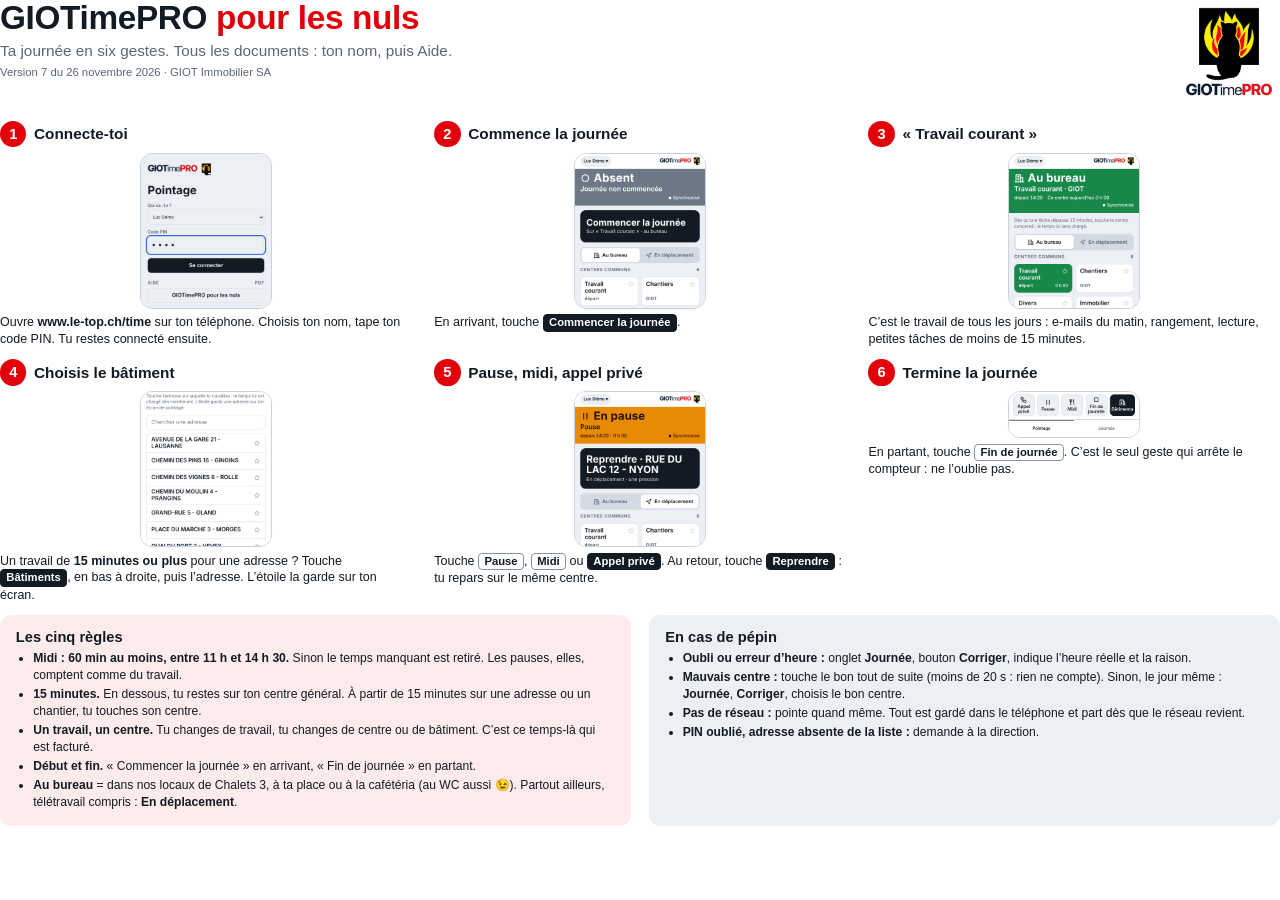
<file: .manuels/nuls.html>
<!DOCTYPE html>
<html lang="fr">
<head>
<meta charset="utf-8">
<title>GIOTimePRO pour les nuls</title>
<link rel="stylesheet" href="style.css">
<style>.duo li { font-size: 9.1pt; margin-bottom: 1.6pt; } .duo .box { padding: 3.2mm 4.2mm; } .steps { gap: 3mm 6mm; margin-bottom: 3mm; } .step .shot { width: 35mm; }</style>
</head>
<body>
<div class="top">
  <div>
    <h1>GIOTimePRO <span class="rouge">pour les nuls</span></h1>
    <div class="sub">Ta journée en six gestes. Tous les documents : ton nom, puis Aide.</div>
    <div class="ver" style="margin-top:3pt">Version 7 du 26 novembre 2026 · GIOT Immobilier SA</div>
  </div>
  <div class="logo2"><img src="img/logo-giotimepro.png" alt="GIOTimePRO"></div>
</div>

<div class="steps">
  <div class="step">
    <div class="t"><span class="n">1</span>Connecte-toi</div>
    <div class="shot"><img src="img/n-connexion.png" alt=""></div>
    <p>Ouvre <b>www.le-top.ch/time</b> sur ton téléphone. Choisis ton nom, tape ton code PIN. Tu restes connecté ensuite.</p>
  </div>
  <div class="step">
    <div class="t"><span class="n">2</span>Commence la journée</div>
    <div class="shot"><img src="img/n-commencer.png" alt=""></div>
    <p>En arrivant, touche <span class="btn">Commencer la journée</span>.</p>
  </div>
  <div class="step">
    <div class="t"><span class="n">3</span>« Travail courant »</div>
    <div class="shot"><img src="img/n-courant.png" alt=""></div>
    <p>C’est le travail de tous les jours : e-mails du matin, rangement, lecture, petites tâches de moins de 15 minutes.</p>
  </div>
  <div class="step">
    <div class="t"><span class="n">4</span>Choisis le bâtiment</div>
    <div class="shot"><img src="img/n-batiments.png" alt=""></div>
    <p>Un travail de <b>15 minutes ou plus</b> pour une adresse ? Touche <span class="btn">Bâtiments</span>, en bas à droite, puis l’adresse. L’étoile la garde sur ton écran.</p>
  </div>
  <div class="step">
    <div class="t"><span class="n">5</span>Pause, midi, appel privé</div>
    <div class="shot"><img src="img/n-pause.png" alt=""></div>
    <p>Touche <span class="btn c">Pause</span>, <span class="btn c">Midi</span> ou <span class="btn">Appel privé</span>. Au retour, touche <span class="btn">Reprendre</span> : tu repars sur le même centre.</p>
  </div>
  <div class="step">
    <div class="t"><span class="n">6</span>Termine la journée</div>
    <div class="shot"><img src="img/n-fin.png" alt=""></div>
    <p>En partant, touche <span class="btn c">Fin de journée</span>. C’est le seul geste qui arrête le compteur : ne l’oublie pas.</p>
  </div>
</div>

<div class="duo">
  <div class="box r">
    <h3>Les cinq règles</h3>
    <ul>
      <li><b>Midi : 60 min au moins, entre 11 h et 14 h 30.</b> Sinon le temps manquant est retiré. Les pauses, elles, comptent comme du travail.</li>
      <li><b>15 minutes.</b> En dessous, tu restes sur ton centre général. À partir de 15 minutes sur une adresse ou un chantier, tu touches son centre.</li>
      <li><b>Un travail, un centre.</b> Tu changes de travail, tu changes de centre ou de bâtiment. C’est ce temps-là qui est facturé.</li>
      <li><b>Début et fin.</b> « Commencer la journée » en arrivant, « Fin de journée » en partant.</li>
      <li><b>Au bureau</b> = dans nos locaux de Chalets 3, à ta place ou à la cafétéria (au WC aussi 😉). Partout ailleurs, télétravail compris : <b>En déplacement</b>.</li>
    </ul>
  </div>
  <div class="box">
    <h3>En cas de pépin</h3>
    <ul>
      <li><b>Oubli ou erreur d’heure :</b> onglet <b>Journée</b>, bouton <b>Corriger</b>, indique l’heure réelle et la raison.</li>
      <li><b>Mauvais centre :</b> touche le bon tout de suite (moins de 20 s : rien ne compte). Sinon, le jour même : <b>Journée</b>, <b>Corriger</b>, choisis le bon centre.</li>
      <li><b>Pas de réseau :</b> pointe quand même. Tout est gardé dans le téléphone et part dès que le réseau revient.</li>
      <li><b>PIN oublié, adresse absente de la liste :</b> demande à la direction.</li>
    </ul>
  </div>
</div>
</body>
</html>
</file>
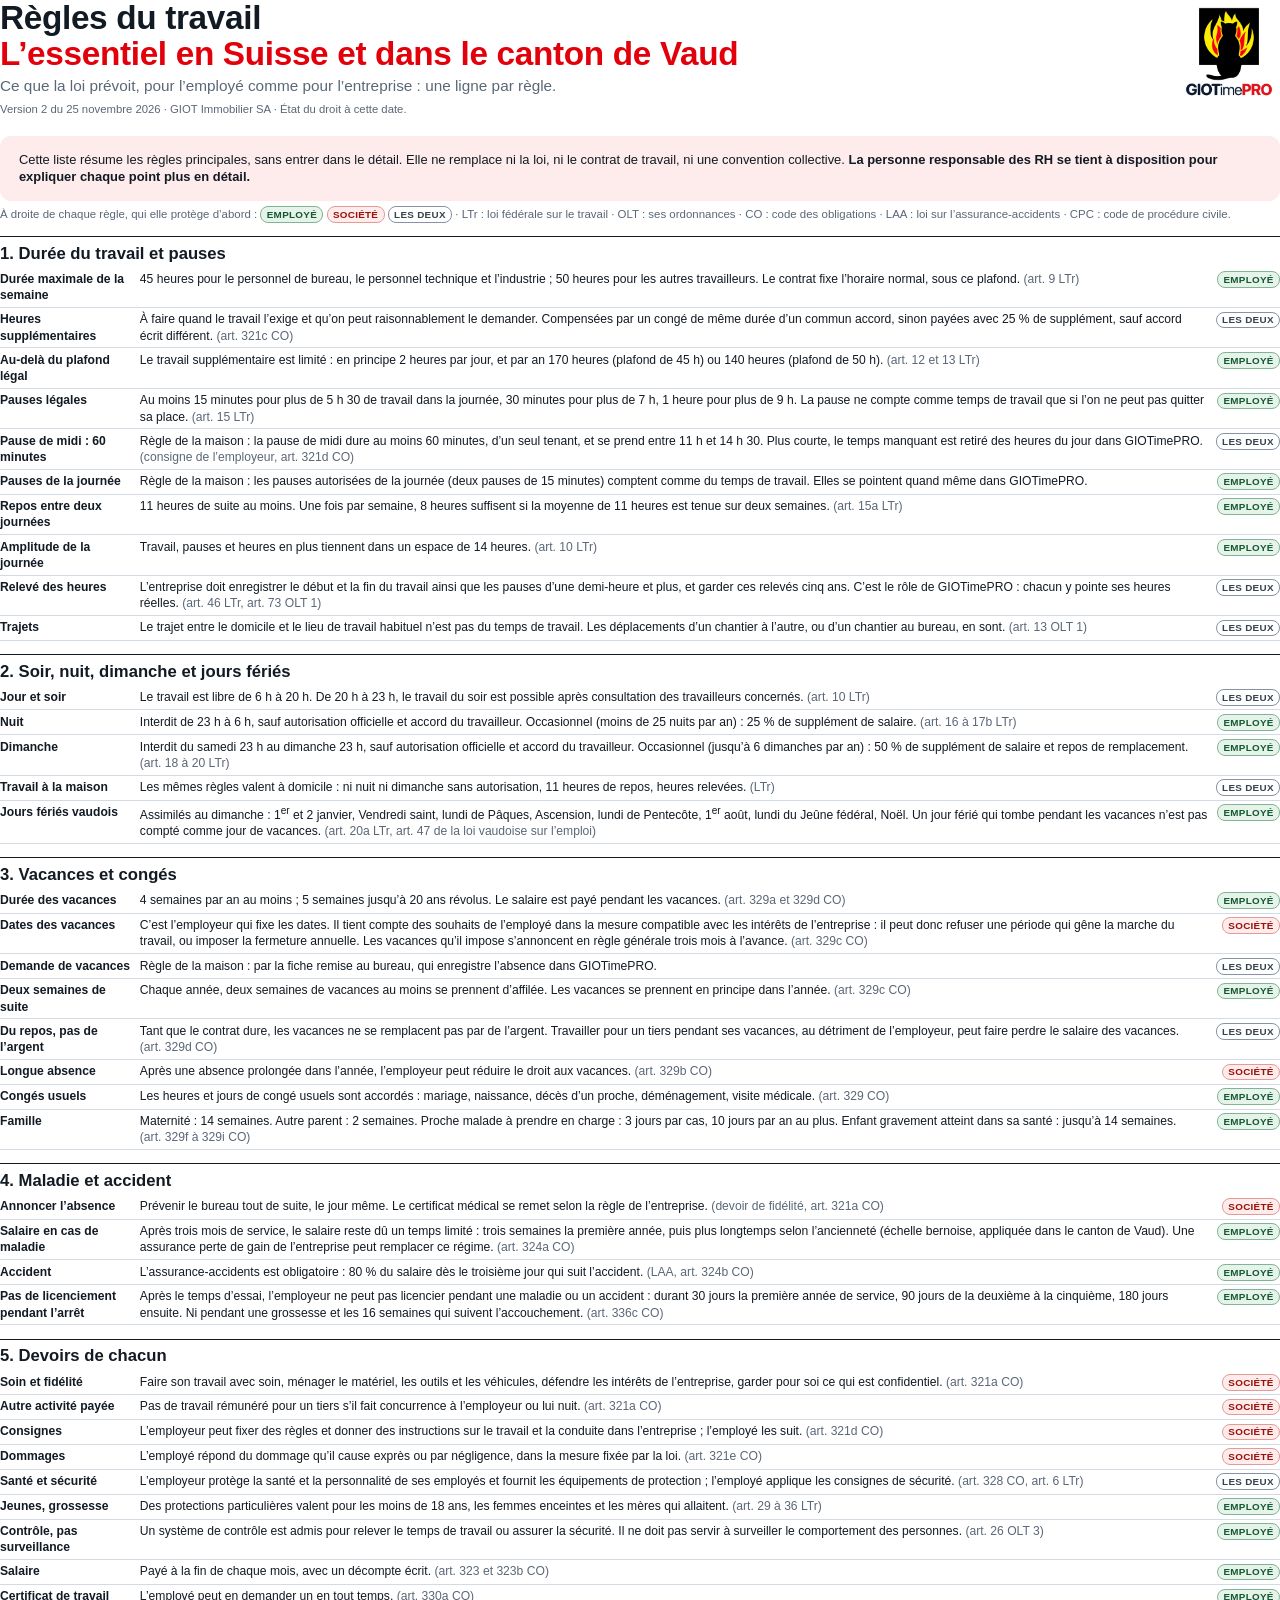
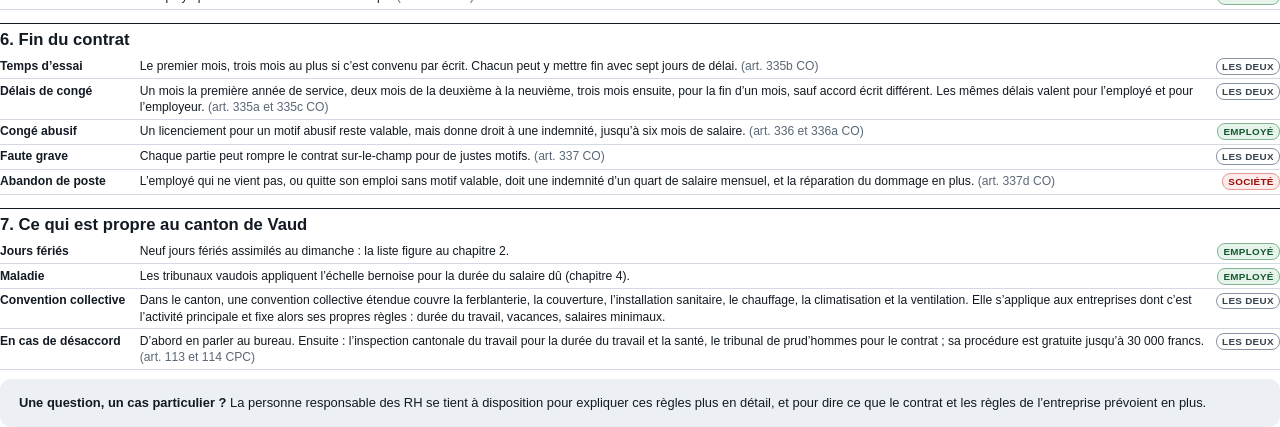
<file: .manuels/regles.html>
<!DOCTYPE html>
<html lang="fr">
<head>
<meta charset="utf-8">
<title>Règles du travail — l’essentiel en Suisse et dans le canton de Vaud</title>
<link rel="stylesheet" href="style.css">
<style>
  /* Règles du travail : une ligne par règle — son nom, quelques mots, la base légale, et qui elle protège. */
  html { font-size: 9.7pt; line-height: 1.34; }
  h2 { font-size: 12.5pt; margin: 10pt 0 2pt; padding-top: 4pt; }
  table.r { font-size: 9.1pt; margin: 0 0 3pt; table-layout: fixed; }
  table.r td { padding: 2.6pt 6pt 2.6pt 0; }
  table.r td:first-child { white-space: normal; width: 37mm; padding-right: 7pt; }
  table.r td:last-child { width: 17mm; padding-right: 0; text-align: right; white-space: nowrap; }
  table.r tr { break-inside: avoid; }
  .ref { color: #5a6777; white-space: nowrap; }
  .q { display: inline-block; font-size: 7.4pt; font-weight: 700; letter-spacing: .03em; padding: .6pt 4pt; border-radius: 6pt; border: .7pt solid #8793a3; color: #37424f; }
  .q.e { background: #e6f3ea; border-color: #7fb591; color: #14592f; }
  .q.s { background: #fdeceb; border-color: #e59a94; color: #9b1009; }
  .leg { font-size: 8.6pt; color: #5a6777; margin: 4pt 0 0; }
  .box p { margin: 0; }
  .fin { margin-top: 7pt; }
</style>
</head>
<body>
<div class="top">
  <div>
    <h1>Règles du travail<br><span class="rouge">L’essentiel en Suisse et dans le canton de Vaud</span></h1>
    <div class="sub">Ce que la loi prévoit, pour l’employé comme pour l’entreprise : une ligne par règle.</div>
    <div class="ver" style="margin-top:4pt">Version 2 du 25 novembre 2026 · GIOT Immobilier SA · État du droit à cette date.</div>
  </div>
  <div class="logo2"><img src="img/logo-giotimepro.png" alt="GIOTimePRO"></div>
</div>

<div class="box r">
  <p>Cette liste résume les règles principales, sans entrer dans le détail. Elle ne remplace ni la loi, ni le contrat de travail, ni une convention collective. <b>La personne responsable des RH se tient à disposition pour expliquer chaque point plus en détail.</b></p>
</div>
<p class="leg">À droite de chaque règle, qui elle protège d’abord : <span class="q e">EMPLOYÉ</span> <span class="q s">SOCIÉTÉ</span> <span class="q">LES DEUX</span> · LTr : loi fédérale sur le travail · OLT : ses ordonnances · CO : code des obligations · LAA : loi sur l’assurance-accidents · CPC : code de procédure civile.</p>

<h2>1. Durée du travail et pauses</h2>
<table class="r">
  <tr><td>Durée maximale de la semaine</td><td>45 heures pour le personnel de bureau, le personnel technique et l’industrie ; 50 heures pour les autres travailleurs. Le contrat fixe l’horaire normal, sous ce plafond. <span class="ref">(art. 9 LTr)</span></td><td><span class="q e">EMPLOYÉ</span></td></tr>
  <tr><td>Heures supplémentaires</td><td>À faire quand le travail l’exige et qu’on peut raisonnablement le demander. Compensées par un congé de même durée d’un commun accord, sinon payées avec 25 % de supplément, sauf accord écrit différent. <span class="ref">(art. 321c CO)</span></td><td><span class="q">LES DEUX</span></td></tr>
  <tr><td>Au-delà du plafond légal</td><td>Le travail supplémentaire est limité : en principe 2 heures par jour, et par an 170 heures (plafond de 45 h) ou 140 heures (plafond de 50 h). <span class="ref">(art. 12 et 13 LTr)</span></td><td><span class="q e">EMPLOYÉ</span></td></tr>
  <tr><td>Pauses légales</td><td>Au moins 15 minutes pour plus de 5 h 30 de travail dans la journée, 30 minutes pour plus de 7 h, 1 heure pour plus de 9 h. La pause ne compte comme temps de travail que si l’on ne peut pas quitter sa place. <span class="ref">(art. 15 LTr)</span></td><td><span class="q e">EMPLOYÉ</span></td></tr>
  <tr><td>Pause de midi : 60 minutes</td><td>Règle de la maison : la pause de midi dure au moins 60 minutes, d’un seul tenant, et se prend entre 11 h et 14 h 30. Plus courte, le temps manquant est retiré des heures du jour dans GIOTimePRO. <span class="ref">(consigne de l’employeur, art. 321d CO)</span></td><td><span class="q">LES DEUX</span></td></tr>
  <tr><td>Pauses de la journée</td><td>Règle de la maison : les pauses autorisées de la journée (deux pauses de 15 minutes) comptent comme du temps de travail. Elles se pointent quand même dans GIOTimePRO.</td><td><span class="q e">EMPLOYÉ</span></td></tr>
  <tr><td>Repos entre deux journées</td><td>11 heures de suite au moins. Une fois par semaine, 8 heures suffisent si la moyenne de 11 heures est tenue sur deux semaines. <span class="ref">(art. 15a LTr)</span></td><td><span class="q e">EMPLOYÉ</span></td></tr>
  <tr><td>Amplitude de la journée</td><td>Travail, pauses et heures en plus tiennent dans un espace de 14 heures. <span class="ref">(art. 10 LTr)</span></td><td><span class="q e">EMPLOYÉ</span></td></tr>
  <tr><td>Relevé des heures</td><td>L’entreprise doit enregistrer le début et la fin du travail ainsi que les pauses d’une demi-heure et plus, et garder ces relevés cinq ans. C’est le rôle de GIOTimePRO : chacun y pointe ses heures réelles. <span class="ref">(art. 46 LTr, art. 73 OLT 1)</span></td><td><span class="q">LES DEUX</span></td></tr>
  <tr><td>Trajets</td><td>Le trajet entre le domicile et le lieu de travail habituel n’est pas du temps de travail. Les déplacements d’un chantier à l’autre, ou d’un chantier au bureau, en sont. <span class="ref">(art. 13 OLT 1)</span></td><td><span class="q">LES DEUX</span></td></tr>
</table>

<h2>2. Soir, nuit, dimanche et jours fériés</h2>
<table class="r">
  <tr><td>Jour et soir</td><td>Le travail est libre de 6 h à 20 h. De 20 h à 23 h, le travail du soir est possible après consultation des travailleurs concernés. <span class="ref">(art. 10 LTr)</span></td><td><span class="q">LES DEUX</span></td></tr>
  <tr><td>Nuit</td><td>Interdit de 23 h à 6 h, sauf autorisation officielle et accord du travailleur. Occasionnel (moins de 25 nuits par an) : 25 % de supplément de salaire. <span class="ref">(art. 16 à 17b LTr)</span></td><td><span class="q e">EMPLOYÉ</span></td></tr>
  <tr><td>Dimanche</td><td>Interdit du samedi 23 h au dimanche 23 h, sauf autorisation officielle et accord du travailleur. Occasionnel (jusqu’à 6 dimanches par an) : 50 % de supplément de salaire et repos de remplacement. <span class="ref">(art. 18 à 20 LTr)</span></td><td><span class="q e">EMPLOYÉ</span></td></tr>
  <tr><td>Travail à la maison</td><td>Les mêmes règles valent à domicile : ni nuit ni dimanche sans autorisation, 11 heures de repos, heures relevées. <span class="ref">(LTr)</span></td><td><span class="q">LES DEUX</span></td></tr>
  <tr><td>Jours fériés vaudois</td><td>Assimilés au dimanche : 1<sup>er</sup> et 2 janvier, Vendredi saint, lundi de Pâques, Ascension, lundi de Pentecôte, 1<sup>er</sup> août, lundi du Jeûne fédéral, Noël. Un jour férié qui tombe pendant les vacances n’est pas compté comme jour de vacances. <span class="ref">(art. 20a LTr, art. 47 de la loi vaudoise sur l’emploi)</span></td><td><span class="q e">EMPLOYÉ</span></td></tr>
</table>

<h2>3. Vacances et congés</h2>
<table class="r">
  <tr><td>Durée des vacances</td><td>4 semaines par an au moins ; 5 semaines jusqu’à 20 ans révolus. Le salaire est payé pendant les vacances. <span class="ref">(art. 329a et 329d CO)</span></td><td><span class="q e">EMPLOYÉ</span></td></tr>
  <tr><td>Dates des vacances</td><td>C’est l’employeur qui fixe les dates. Il tient compte des souhaits de l’employé dans la mesure compatible avec les intérêts de l’entreprise : il peut donc refuser une période qui gêne la marche du travail, ou imposer la fermeture annuelle. Les vacances qu’il impose s’annoncent en règle générale trois mois à l’avance. <span class="ref">(art. 329c CO)</span></td><td><span class="q s">SOCIÉTÉ</span></td></tr>
  <tr><td>Demande de vacances</td><td>Règle de la maison : par la fiche remise au bureau, qui enregistre l’absence dans GIOTimePRO.</td><td><span class="q">LES DEUX</span></td></tr>
  <tr><td>Deux semaines de suite</td><td>Chaque année, deux semaines de vacances au moins se prennent d’affilée. Les vacances se prennent en principe dans l’année. <span class="ref">(art. 329c CO)</span></td><td><span class="q e">EMPLOYÉ</span></td></tr>
  <tr><td>Du repos, pas de l’argent</td><td>Tant que le contrat dure, les vacances ne se remplacent pas par de l’argent. Travailler pour un tiers pendant ses vacances, au détriment de l’employeur, peut faire perdre le salaire des vacances. <span class="ref">(art. 329d CO)</span></td><td><span class="q">LES DEUX</span></td></tr>
  <tr><td>Longue absence</td><td>Après une absence prolongée dans l’année, l’employeur peut réduire le droit aux vacances. <span class="ref">(art. 329b CO)</span></td><td><span class="q s">SOCIÉTÉ</span></td></tr>
  <tr><td>Congés usuels</td><td>Les heures et jours de congé usuels sont accordés : mariage, naissance, décès d’un proche, déménagement, visite médicale. <span class="ref">(art. 329 CO)</span></td><td><span class="q e">EMPLOYÉ</span></td></tr>
  <tr><td>Famille</td><td>Maternité : 14 semaines. Autre parent : 2 semaines. Proche malade à prendre en charge : 3 jours par cas, 10 jours par an au plus. Enfant gravement atteint dans sa santé : jusqu’à 14 semaines. <span class="ref">(art. 329f à 329i CO)</span></td><td><span class="q e">EMPLOYÉ</span></td></tr>
</table>

<h2>4. Maladie et accident</h2>
<table class="r">
  <tr><td>Annoncer l’absence</td><td>Prévenir le bureau tout de suite, le jour même. Le certificat médical se remet selon la règle de l’entreprise. <span class="ref">(devoir de fidélité, art. 321a CO)</span></td><td><span class="q s">SOCIÉTÉ</span></td></tr>
  <tr><td>Salaire en cas de maladie</td><td>Après trois mois de service, le salaire reste dû un temps limité : trois semaines la première année, puis plus longtemps selon l’ancienneté (échelle bernoise, appliquée dans le canton de Vaud). Une assurance perte de gain de l’entreprise peut remplacer ce régime. <span class="ref">(art. 324a CO)</span></td><td><span class="q e">EMPLOYÉ</span></td></tr>
  <tr><td>Accident</td><td>L’assurance-accidents est obligatoire : 80 % du salaire dès le troisième jour qui suit l’accident. <span class="ref">(LAA, art. 324b CO)</span></td><td><span class="q e">EMPLOYÉ</span></td></tr>
  <tr><td>Pas de licenciement pendant l’arrêt</td><td>Après le temps d’essai, l’employeur ne peut pas licencier pendant une maladie ou un accident : durant 30 jours la première année de service, 90 jours de la deuxième à la cinquième, 180 jours ensuite. Ni pendant une grossesse et les 16 semaines qui suivent l’accouchement. <span class="ref">(art. 336c CO)</span></td><td><span class="q e">EMPLOYÉ</span></td></tr>
</table>

<h2>5. Devoirs de chacun</h2>
<table class="r">
  <tr><td>Soin et fidélité</td><td>Faire son travail avec soin, ménager le matériel, les outils et les véhicules, défendre les intérêts de l’entreprise, garder pour soi ce qui est confidentiel. <span class="ref">(art. 321a CO)</span></td><td><span class="q s">SOCIÉTÉ</span></td></tr>
  <tr><td>Autre activité payée</td><td>Pas de travail rémunéré pour un tiers s’il fait concurrence à l’employeur ou lui nuit. <span class="ref">(art. 321a CO)</span></td><td><span class="q s">SOCIÉTÉ</span></td></tr>
  <tr><td>Consignes</td><td>L’employeur peut fixer des règles et donner des instructions sur le travail et la conduite dans l’entreprise ; l’employé les suit. <span class="ref">(art. 321d CO)</span></td><td><span class="q s">SOCIÉTÉ</span></td></tr>
  <tr><td>Dommages</td><td>L’employé répond du dommage qu’il cause exprès ou par négligence, dans la mesure fixée par la loi. <span class="ref">(art. 321e CO)</span></td><td><span class="q s">SOCIÉTÉ</span></td></tr>
  <tr><td>Santé et sécurité</td><td>L’employeur protège la santé et la personnalité de ses employés et fournit les équipements de protection ; l’employé applique les consignes de sécurité. <span class="ref">(art. 328 CO, art. 6 LTr)</span></td><td><span class="q">LES DEUX</span></td></tr>
  <tr><td>Jeunes, grossesse</td><td>Des protections particulières valent pour les moins de 18 ans, les femmes enceintes et les mères qui allaitent. <span class="ref">(art. 29 à 36 LTr)</span></td><td><span class="q e">EMPLOYÉ</span></td></tr>
  <tr><td>Contrôle, pas surveillance</td><td>Un système de contrôle est admis pour relever le temps de travail ou assurer la sécurité. Il ne doit pas servir à surveiller le comportement des personnes. <span class="ref">(art. 26 OLT 3)</span></td><td><span class="q e">EMPLOYÉ</span></td></tr>
  <tr><td>Salaire</td><td>Payé à la fin de chaque mois, avec un décompte écrit. <span class="ref">(art. 323 et 323b CO)</span></td><td><span class="q e">EMPLOYÉ</span></td></tr>
  <tr><td>Certificat de travail</td><td>L’employé peut en demander un en tout temps. <span class="ref">(art. 330a CO)</span></td><td><span class="q e">EMPLOYÉ</span></td></tr>
</table>

<h2>6. Fin du contrat</h2>
<table class="r">
  <tr><td>Temps d’essai</td><td>Le premier mois, trois mois au plus si c’est convenu par écrit. Chacun peut y mettre fin avec sept jours de délai. <span class="ref">(art. 335b CO)</span></td><td><span class="q">LES DEUX</span></td></tr>
  <tr><td>Délais de congé</td><td>Un mois la première année de service, deux mois de la deuxième à la neuvième, trois mois ensuite, pour la fin d’un mois, sauf accord écrit différent. Les mêmes délais valent pour l’employé et pour l’employeur. <span class="ref">(art. 335a et 335c CO)</span></td><td><span class="q">LES DEUX</span></td></tr>
  <tr><td>Congé abusif</td><td>Un licenciement pour un motif abusif reste valable, mais donne droit à une indemnité, jusqu’à six mois de salaire. <span class="ref">(art. 336 et 336a CO)</span></td><td><span class="q e">EMPLOYÉ</span></td></tr>
  <tr><td>Faute grave</td><td>Chaque partie peut rompre le contrat sur-le-champ pour de justes motifs. <span class="ref">(art. 337 CO)</span></td><td><span class="q">LES DEUX</span></td></tr>
  <tr><td>Abandon de poste</td><td>L’employé qui ne vient pas, ou quitte son emploi sans motif valable, doit une indemnité d’un quart de salaire mensuel, et la réparation du dommage en plus. <span class="ref">(art. 337d CO)</span></td><td><span class="q s">SOCIÉTÉ</span></td></tr>
</table>

<h2>7. Ce qui est propre au canton de Vaud</h2>
<table class="r">
  <tr><td>Jours fériés</td><td>Neuf jours fériés assimilés au dimanche : la liste figure au chapitre 2.</td><td><span class="q e">EMPLOYÉ</span></td></tr>
  <tr><td>Maladie</td><td>Les tribunaux vaudois appliquent l’échelle bernoise pour la durée du salaire dû (chapitre 4).</td><td><span class="q e">EMPLOYÉ</span></td></tr>
  <tr><td>Convention collective</td><td>Dans le canton, une convention collective étendue couvre la ferblanterie, la couverture, l’installation sanitaire, le chauffage, la climatisation et la ventilation. Elle s’applique aux entreprises dont c’est l’activité principale et fixe alors ses propres règles : durée du travail, vacances, salaires minimaux.</td><td><span class="q">LES DEUX</span></td></tr>
  <tr><td>En cas de désaccord</td><td>D’abord en parler au bureau. Ensuite : l’inspection cantonale du travail pour la durée du travail et la santé, le tribunal de prud’hommes pour le contrat ; sa procédure est gratuite jusqu’à 30 000 francs. <span class="ref">(art. 113 et 114 CPC)</span></td><td><span class="q">LES DEUX</span></td></tr>
</table>

<div class="box fin">
  <p><b>Une question, un cas particulier ?</b> La personne responsable des RH se tient à disposition pour expliquer ces règles plus en détail, et pour dire ce que le contrat et les règles de l’entreprise prévoient en plus.</p>
</div>
</body>
</html>
</file>
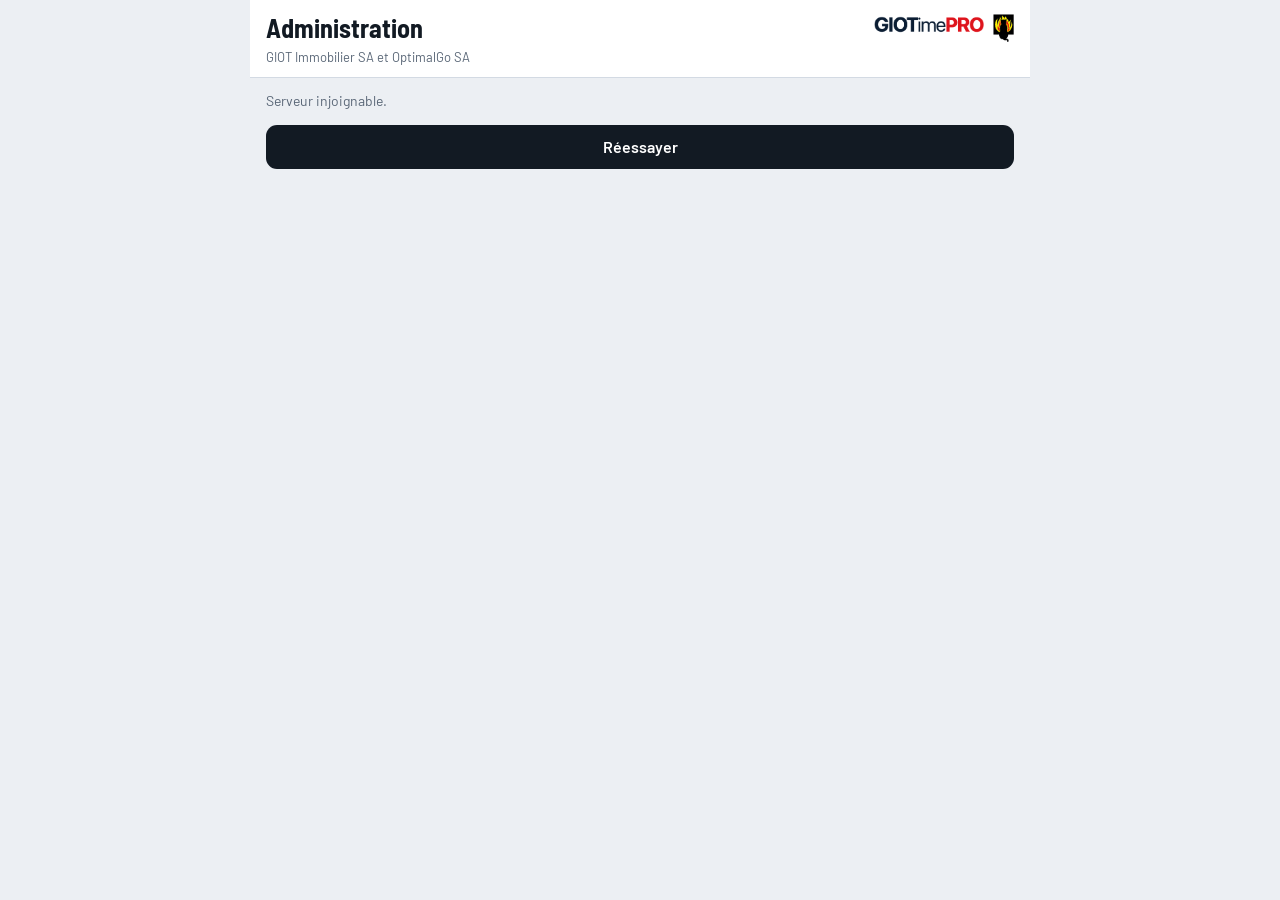
<file: time/admin.html>
<!DOCTYPE html>
<html lang="fr">
<head>
<meta charset="utf-8">
<meta name="viewport" content="width=device-width, initial-scale=1, viewport-fit=cover">
<meta name="robots" content="noindex, nofollow">
<meta name="apple-mobile-web-app-capable" content="yes">
<meta name="mobile-web-app-capable" content="yes">
<link rel="icon" href="chat.png?v=12">
<link rel="apple-touch-icon" href="icone-180.png?v=2">
<meta name="apple-mobile-web-app-title" content="GIOTimePRO">
<meta name="application-name" content="GIOTimePRO">
<link rel="preconnect" href="https://fonts.googleapis.com">
<link rel="preconnect" href="https://fonts.gstatic.com" crossorigin>
<link href="https://fonts.googleapis.com/css2?family=Barlow:wght@400;500;600&family=Barlow+Semi+Condensed:wght@600;700&display=swap" rel="stylesheet">
<link rel="stylesheet" href="style.css?v=18">
<title>Administration · GIOTimePRO</title>
</head>
<body>
<div class="app adm" id="app"></div>
<noscript>Cette page a besoin de JavaScript.</noscript>
<script src="engine.js?v=18"></script>
<script src="xlsx.js?v=18"></script>
<script src="commun.js?v=18"></script>
<script src="admin.js?v=18"></script>
</body>
</html>
</file>
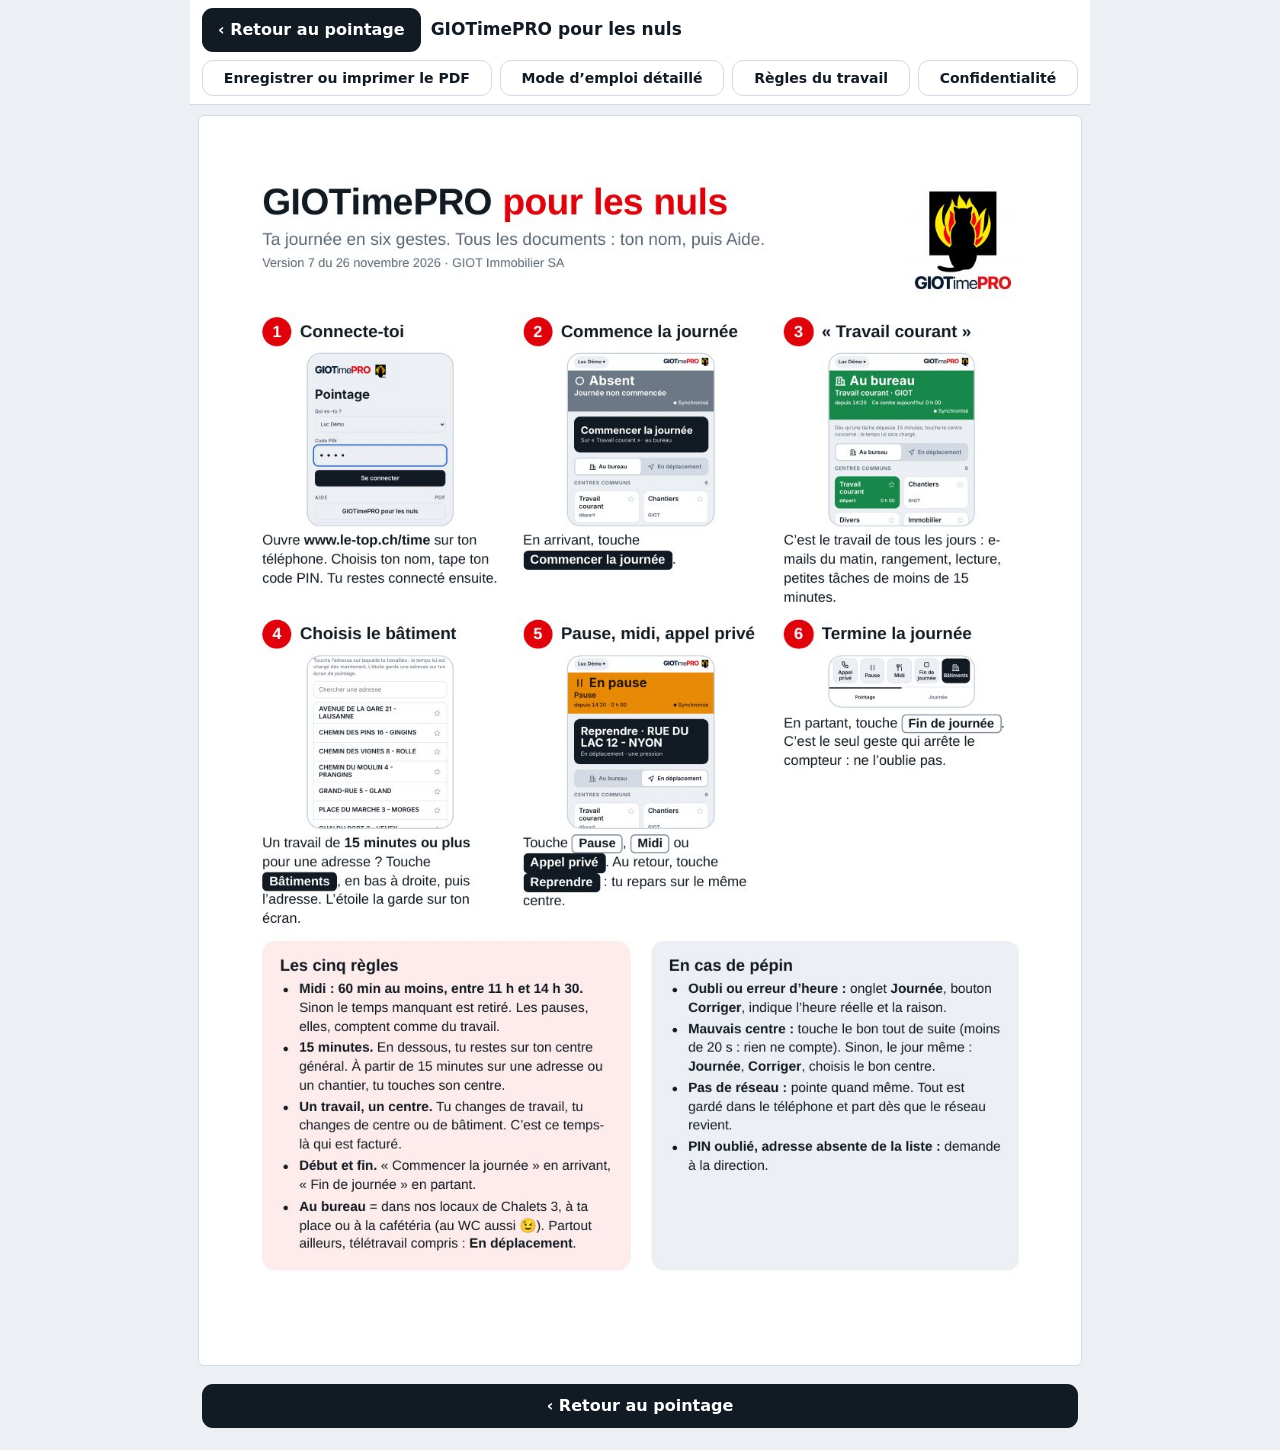
<file: time/aide.html>
<!DOCTYPE html>
<html lang="fr">
<head>
<meta charset="utf-8">
<meta name="viewport" content="width=device-width, initial-scale=1, viewport-fit=cover">
<meta name="robots" content="noindex, nofollow">
<meta name="apple-mobile-web-app-capable" content="yes">
<meta name="mobile-web-app-capable" content="yes">
<link rel="icon" href="chat.png?v=12">
<link rel="apple-touch-icon" href="icone-180.png?v=2">
<meta name="apple-mobile-web-app-title" content="GIOTimePRO">
<link rel="manifest" href="manifest.json?v=2">
<link rel="stylesheet" href="style.css?v=18">
<title>Mode d’emploi · GIOTimePRO</title>
<style>
  /* Lecture des modes d'emploi dans l'application : les pages du PDF en images, avec un retour toujours visible.
     Sur iPhone, l'application installée sur l'écran d'accueil n'a pas de bouton « précédent » : un PDF ouvert directement y enferme l'utilisateur. */
  html, body { height: auto; }
  .lec { max-width: 900px; margin: 0 auto; }
  .lec-top { position: sticky; top: 0; z-index: 5; background: var(--card); border-bottom: 1px solid var(--line); padding: calc(8px + env(safe-area-inset-top)) 12px 8px; display: flex; flex-direction: column; gap: 8px; }
  .lec-top .l1 { display: flex; align-items: center; gap: 10px; }
  .lec-top .btn { flex: none; }
  .lec-top h1 { font-size: 17px; line-height: 1.15; min-width: 0; }
  .lec-top .l2 { display: flex; gap: 8px; flex-wrap: wrap; }
  .lec-top .l2 .btn { flex: 1 1 auto; }
  .lec-msg { font-size: 13.5px; color: var(--mute); }
  .lec-pages { padding: 10px 8px calc(18px + env(safe-area-inset-bottom)); display: flex; flex-direction: column; gap: 10px; }
  .lec-pages img { display: block; width: 100%; height: auto; background: #fff; border: 1px solid var(--line); border-radius: 6px; }
  .lec-bas { padding: 0 12px calc(22px + env(safe-area-inset-bottom)); }
</style>
</head>
<body>
<div class="lec" id="app"></div>
<noscript>Cette page a besoin de JavaScript. <a href="index.html">Retour au pointage</a></noscript>
<script src="commun.js?v=18"></script>
<script>
(function () {
  'use strict';
  var M = window.MANUELS, esc = window.esc, root = document.getElementById('app');
  var k = (/[?&]d=([a-z]+)/.exec(location.search) || [])[1]; if (!M.docs[k]) k = 'nuls';
  var d = M.docs[k], autres = Object.keys(M.docs).filter(function (x) { return x !== k; }), pdf = d.pdf + '?v=' + M.v, fichier = null, msg = '';
  var appli = !!navigator.standalone || (window.matchMedia && matchMedia('(display-mode: standalone)').matches);
  function render() {
    var h = '<div class="lec-top"><div class="l1"><a class="btn" href="index.html">‹ Retour au pointage</a><h1>' + esc(d.titre) + '</h1></div>' +
      '<div class="l2"><button class="btn ghost sm" id="pdf">Enregistrer ou imprimer le PDF</button>' + autres.map(function (x) { return '<a class="btn ghost sm" href="aide.html?d=' + x + '">' + esc(M.docs[x].court) + '</a>'; }).join('') + '</div>' +
      (msg ? '<div class="lec-msg" role="status">' + esc(msg) + '</div>' : '') + '</div><div class="lec-pages">';
    for (var i = 1; i <= d.pages; i++) h += '<img src="aide/' + k + '-' + i + '.jpg?v=' + M.v + '" width="1157" height="1638" alt="' + esc(d.titre) + ', page ' + i + ' sur ' + d.pages + '"' + (i > 2 ? ' loading="lazy"' : '') + '>';
    root.innerHTML = h + '</div><div class="lec-bas"><a class="btn full" href="index.html">‹ Retour au pointage</a></div>';
  }
  // Le fichier est chargé d'avance : sur iPhone, le partage doit suivre immédiatement le toucher.
  function charger() {
    if (!window.File || !navigator.canShare) return;
    fetch(pdf).then(function (r) { return r.ok ? r.blob() : null; }).then(function (b) {
      if (b) fichier = new File([b], d.pdf, { type: 'application/pdf' });
    }).catch(function () { });
  }
  root.addEventListener('click', function (ev) {
    if (ev.target.id !== 'pdf') return;
    if (fichier && navigator.canShare({ files: [fichier] })) {
      navigator.share({ files: [fichier], title: d.titre }).catch(function (e) {
        if (e && e.name === 'AbortError') return;
        msg = 'Le partage n’a pas abouti. Ouvre www.le-top.ch/time dans Safari pour récupérer le PDF.'; render();
      });
      return;
    }
    // Sans feuille de partage (ordinateur) : téléchargement classique. Dans l'application de l'écran d'accueil, on ne quitte pas la page.
    if (appli) { msg = 'Pour enregistrer le PDF, ouvre www.le-top.ch/time dans le navigateur du téléphone.'; render(); return; }
    var a = document.createElement('a'); a.href = pdf; a.download = d.pdf; a.target = '_blank'; a.rel = 'noopener'; document.body.appendChild(a); a.click(); a.remove();
  });
  document.title = d.titre + ' · GIOTimePRO';
  render(); charger();
})();
</script>
</body>
</html>
</file>
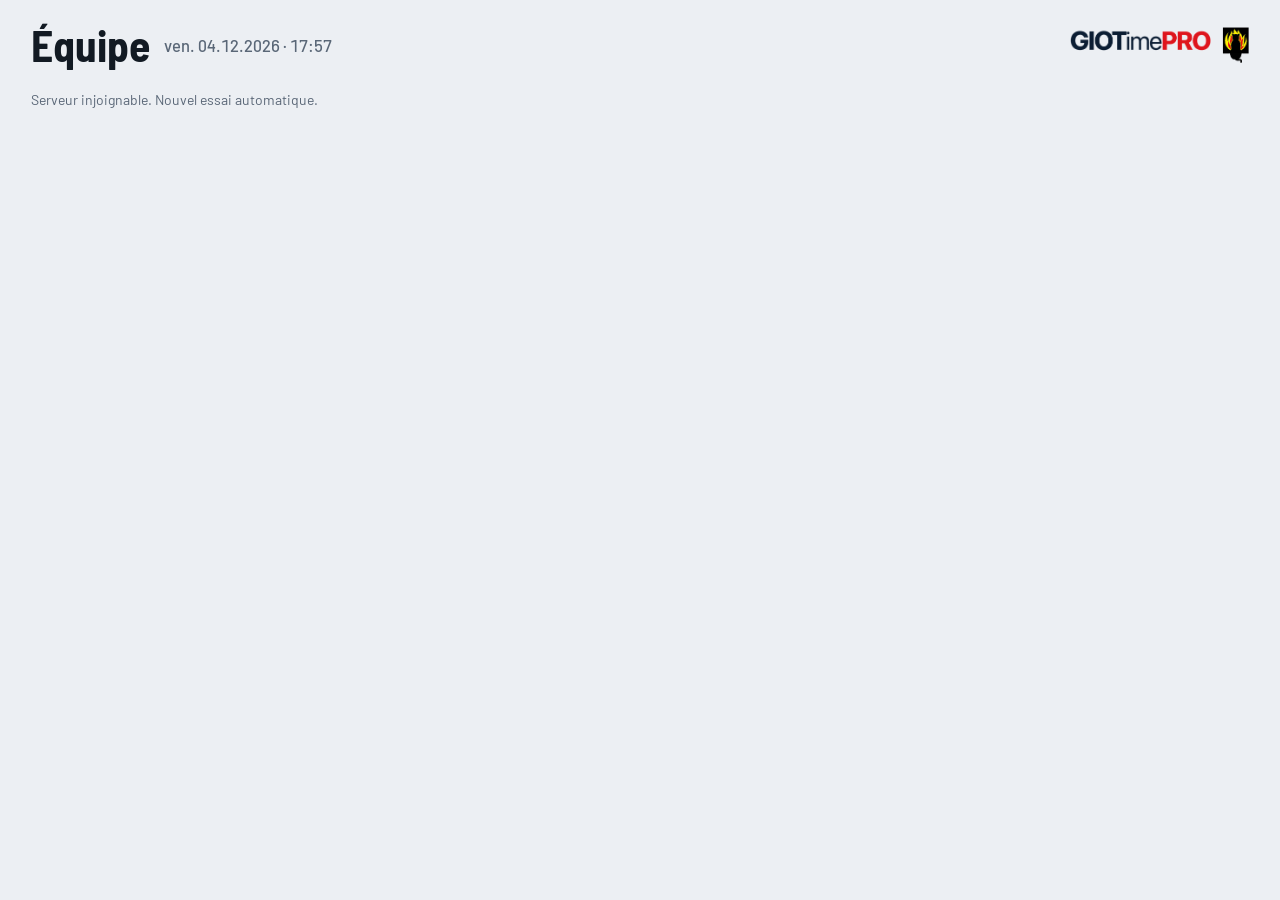
<file: time/etat.html>
<!DOCTYPE html>
<html lang="fr">
<head>
<meta charset="utf-8">
<meta name="viewport" content="width=device-width, initial-scale=1, viewport-fit=cover">
<meta name="robots" content="noindex, nofollow">
<meta name="apple-mobile-web-app-capable" content="yes">
<meta name="mobile-web-app-capable" content="yes">
<link rel="icon" href="chat.png?v=12">
<link rel="apple-touch-icon" href="icone-180.png?v=2">
<meta name="apple-mobile-web-app-title" content="GIOTimePRO">
<meta name="application-name" content="GIOTimePRO">
<link rel="preconnect" href="https://fonts.googleapis.com">
<link rel="preconnect" href="https://fonts.gstatic.com" crossorigin>
<link href="https://fonts.googleapis.com/css2?family=Barlow:wght@400;500;600&family=Barlow+Semi+Condensed:wght@600;700&display=swap" rel="stylesheet">
<link rel="stylesheet" href="style.css?v=18">
<title>Équipe · GIOTimePRO</title>
</head>
<body>
<div class="board" id="app"></div>
<noscript>Cette page a besoin de JavaScript.</noscript>
<script src="engine.js?v=18"></script>
<script src="commun.js?v=18"></script>
<script>
/* Tableau d'équipe public : qui est disponible, sur quel dossier. Lecture seule, rafraîchi toutes les 15 secondes. */
(function () {
  'use strict';
  var E = window.Engine, root = document.getElementById('app'), data = null, err = false, skew = 0;
  function now() { return Date.now() + (Math.abs(skew) > 120000 ? skew : 0); }
  function depuis(ts, t) {
    if (!ts) return '';
    return E.dayKey(ts) === E.dayKey(t) ? 'depuis ' + E.hhmm(ts) : 'depuis ' + E.frDate(E.dayKey(ts)).replace(/\.\d{4}$/, '.') + ' ' + E.hhmm(ts);
  }
  function render() {
    var t = now(), h = '<header><h1>Équipe</h1><span class="when">' + E.frDate(E.dayKey(t)) + ' · ' + E.hhmm(t) + '</span>' + window.LOGO + '</header>';
    if (!data) { root.innerHTML = h + '<div class="mute">' + (err ? 'Serveur injoignable. Nouvel essai automatique.' : 'Chargement…') + '</div>'; return; }
    if (err) h += '<div class="note warn">Connexion perdue : l’affichage peut ne plus être à jour.</div>';
    // Les personnes « hors tableau » (fiche de l'employé) servent à la liste de connexion : elles ne sont ni affichées ni comptées ici.
    var vus = data.people.filter(function (p) { return !p.hors; });
    var cnt = { bureau: 0, mission: 0, pause: 0, absent: 0 };
    vus.forEach(function (p) { cnt[p.code]++; });
    h += '<div class="counts">' + ['bureau', 'mission', 'pause', 'absent'].map(function (c) {
      return '<span class="chip st-' + c + '"><i></i>' + cnt[c] + ' ' + { bureau: 'au bureau', mission: 'en déplacement', pause: 'en pause', absent: 'absent' + (cnt[c] > 1 ? 's' : '') }[c] + '</span>';
    }).join('') + '</div>';
    if (!data.people.length) h += '<div class="note">Aucun employé n’est encore enregistré. <a href="admin.html">Ouvrir l’administration</a></div>';
    h += '<div class="bgrid">';
    vus.forEach(function (p) {
      var travail = p.code === 'bureau' || p.code === 'mission', oubli = travail && p.since && t - p.since > 11 * E.H;
      h += '<div class="btile st-' + p.code + '"><div class="p">' + esc(p.prenom) + '</div><div class="n">' + esc(p.nom) + '</div>' +
        '<div class="l">' + ic(p.code) + (p.abs === 'vacances' ? 'En vacances' : p.abs === 'ferie' ? 'Jour férié' : window.LIB[p.code]) + '</div>' +
        (travail && p.dossier ? '<div class="d">' + esc(p.dossier) + '</div>' : '') +
        '<div class="s">' + (p.abs === 'vacances' ? 'jusqu’au ' + E.frDate(p.jusqu).replace(/\.\d{4}$/, '.') : p.abs ? '' : (oubli ? 'Fin de journée oubliée ? · ' : '') + depuis(p.since, t)) + '</div>' +
        (p.long ? '<div class="lg">Pause longue</div>' : '') + '</div>';
    });
    h += '</div><footer><span>Mise à jour automatique toutes les 15 secondes. Le statut est celui du dernier pointage reçu.</span>' +
      '<button class="btn ghost sm" id="plein">Plein écran</button><a href="index.html">Pointer</a></footer>';
    root.innerHTML = h;
  }
  function load() {
    var sent = Date.now();
    window.api('etat').then(function (r) { data = r; err = false; skew = r.now - (sent + Date.now()) / 2; }, function () { err = true; }).then(render);
  }
  root.addEventListener('click', function (ev) {
    if (ev.target.id !== 'plein') return;
    try { var p = document.fullscreenElement ? document.exitFullscreen() : document.documentElement.requestFullscreen(); if (p && p.catch) p.catch(function () { }); } catch (e) { }
  });
  document.addEventListener('visibilitychange', function () { if (!document.hidden) load(); });
  setInterval(load, 15000);
  setInterval(function () { if (data) render(); }, 60000);
  render(); load();
})();
</script>
</body>
</html>
</file>
<file: time/style.css>
:root {
  /* Mise en page : bandeau de statut plein cadre en haut, dossiers au centre, commandes à portée du pouce en bas. */
  --paper: #eceff3; --card: #ffffff; --ink: #121a23; --mute: #5a6777; --line: #d3dae3;
  --accent: #121a23; --on-accent: #ffffff; --alert: #b3261e; --alert-bg: #fbe9e7;
  --vert: #17884a; --bleu: #1f5fd0; --orange: #e98a06; --gris: #6c7886;
  --on-vert: #ffffff; --on-bleu: #ffffff; --on-orange: #231400; --on-gris: #ffffff;
  --f-display: 'Barlow Semi Condensed', 'Arial Narrow', system-ui, sans-serif;
  --f-body: 'Barlow', system-ui, -apple-system, 'Segoe UI', Roboto, sans-serif;
  --gtp: url(giotimepro.png?v=1);
  color-scheme: light;
}
@media (prefers-color-scheme: dark) {
  :root:not([data-theme="light"]) {
    --paper: #0f141a; --card: #19212a; --ink: #edf1f5; --mute: #9aa7b6; --line: #2d3844;
    --accent: #edf1f5; --on-accent: #0f141a; --alert: #ff8a80; --alert-bg: #3a1c1a;
    --vert: #1f9a56; --bleu: #3577ea; --orange: #f09a1a; --gris: #5d6976;
    --logo-fx: drop-shadow(0 0 .6px rgba(237, 241, 245, .95)) drop-shadow(0 0 .6px rgba(237, 241, 245, .95)); --gtp: url(giotimepro-sombre.png?v=1);
    color-scheme: dark;
  }
}
:root[data-theme="dark"] {
  --paper: #0f141a; --card: #19212a; --ink: #edf1f5; --mute: #9aa7b6; --line: #2d3844;
  --accent: #edf1f5; --on-accent: #0f141a; --alert: #ff8a80; --alert-bg: #3a1c1a;
  --vert: #1f9a56; --bleu: #3577ea; --orange: #f09a1a; --gris: #5d6976;
  --logo-fx: drop-shadow(0 0 .6px rgba(237, 241, 245, .95)) drop-shadow(0 0 .6px rgba(237, 241, 245, .95)); --gtp: url(giotimepro-sombre.png?v=1);
  color-scheme: dark;
}
* { box-sizing: border-box; -webkit-tap-highlight-color: transparent; }
html, body { height: 100%; margin: 0; }
body { background: var(--paper); color: var(--ink); font: 400 16px/1.35 var(--f-body); font-variant-numeric: tabular-nums; -webkit-text-size-adjust: 100%; }
button, input, select, textarea { font: inherit; color: inherit; }
button { cursor: pointer; border: 0; background: none; padding: 0; text-align: left; }
button:focus-visible, input:focus-visible, select:focus-visible, textarea:focus-visible, a:focus-visible { outline: 3px solid var(--bleu); outline-offset: 2px; }
svg.ic { width: 1.25em; height: 1.25em; fill: none; stroke: currentColor; stroke-width: 2; stroke-linecap: round; stroke-linejoin: round; flex: none; }
h1, h2, h3 { font-family: var(--f-display); margin: 0; text-wrap: balance; }

.app { height: 100%; max-width: 560px; margin: 0 auto; display: flex; flex-direction: column; background: var(--paper); position: relative; }
.app.wide { max-width: none; }
main { flex: 1; overflow-y: auto; -webkit-overflow-scrolling: touch; padding: 14px 16px 18px; display: flex; flex-direction: column; gap: 14px; }

/* Bandeau de statut */
.status { --bg: var(--gris); --fg: var(--on-gris); background: var(--bg); color: var(--fg); padding: calc(10px + env(safe-area-inset-top)) 16px 14px; display: flex; flex-direction: column; gap: 2px; }
.st-bureau { --bg: var(--vert); --fg: var(--on-vert); }
.st-mission { --bg: var(--bleu); --fg: var(--on-bleu); }
.st-pause { --bg: var(--orange); --fg: var(--on-orange); }
.st-absent { --bg: var(--gris); --fg: var(--on-gris); }
.st-top { display: flex; justify-content: space-between; align-items: center; gap: 10px; font-size: 13px; font-weight: 500; }
.who { display: inline-flex; align-items: center; gap: 6px; padding: 6px 10px; border-radius: 999px; background: rgba(0, 0, 0, .16); color: inherit; font-weight: 600; min-height: 32px; }
.sync { display: inline-flex; align-items: center; gap: 6px; opacity: .95; }
.sync i { width: 8px; height: 8px; border-radius: 50%; background: currentColor; display: inline-block; }
.sync.wait i { background: transparent; border: 2px solid currentColor; }
.st-label { font: 700 34px/1.05 var(--f-display); letter-spacing: .01em; display: flex; align-items: center; gap: 10px; margin-top: 8px; }
.st-label svg.ic { width: 30px; height: 30px; stroke-width: 2.4; }
.st-sub { font: 600 20px/1.2 var(--f-display); min-height: 24px; }
.st-meta { display: flex; flex-wrap: wrap; gap: 4px 14px; font-size: 13.5px; font-weight: 500; margin-top: 4px; }
.st-meta span { display: inline-flex; align-items: center; gap: 5px; }
.st-meta svg.ic { width: 15px; height: 15px; }

.bar { background: var(--card); border-bottom: 1px solid var(--line); padding: calc(10px + env(safe-area-inset-top)) 16px 10px; display: flex; flex-direction: column; gap: 4px; }
.bar .st-top { color: var(--mute); }
.bar .who { background: var(--paper); color: var(--ink); }
.bar h1 { font-size: 26px; }

/* Reprendre : le geste prioritaire */
.resume { background: var(--accent); color: var(--on-accent); border-radius: 16px; padding: 18px 18px; min-height: 96px; display: flex; flex-direction: column; justify-content: center; gap: 2px; width: 100%; }
.resume b { font: 700 30px/1.05 var(--f-display); }
.resume span { font-size: 15px; opacity: .85; }
.note { background: var(--card); border: 1px solid var(--line); border-left: 5px solid var(--orange); border-radius: 10px; padding: 10px 12px; font-size: 14.5px; }
.note.warn { border-left-color: var(--alert); background: var(--alert-bg); }
.note b { font-weight: 600; }

.seg { display: grid; grid-template-columns: 1fr 1fr; background: var(--line); border-radius: 12px; padding: 3px; gap: 3px; }
.seg button { min-height: 42px; border-radius: 9px; text-align: center; font-weight: 600; font-size: 15px; display: flex; align-items: center; justify-content: center; gap: 7px; color: var(--mute); }
.seg button[aria-pressed="true"] { background: var(--card); color: var(--ink); box-shadow: 0 1px 2px rgba(0, 0, 0, .12); }
.search { width: 100%; min-height: 44px; border: 1px solid var(--line); background: var(--card); border-radius: 12px; padding: 0 14px; }
.sec { font: 600 13px/1 var(--f-body); letter-spacing: .08em; text-transform: uppercase; color: var(--mute); display: flex; justify-content: space-between; align-items: baseline; gap: 8px; }

.grid { display: grid; grid-template-columns: 1fr 1fr; gap: 10px; }
.dos { position: relative; background: var(--card); border: 1.5px solid var(--line); border-radius: 14px; display: flex; }
.dos .hit { -webkit-touch-callout: none; -webkit-user-select: none; user-select: none; width: 100%; min-height: 84px; padding: 11px 12px 10px; display: flex; flex-direction: column; justify-content: space-between; gap: 6px; border-radius: 13px; color: inherit; }
.dos[hidden] { display: none; }
.dos .nm { font: 600 17.5px/1.12 var(--f-display); padding-right: 22px; overflow-wrap: break-word; hyphens: auto; -webkit-hyphens: auto; }
.dos .ft { display: flex; flex-wrap: wrap; justify-content: space-between; align-items: center; gap: 0 8px; font-size: 12.5px; color: var(--mute); font-weight: 500; }
.dos .ft span { white-space: nowrap; }
.dos .tag { font-weight: 700; letter-spacing: .04em; }
.dos.on { background: var(--st); border-color: var(--st); color: var(--on-st); }
.dos.on .ft { color: inherit; }
.dos.wait { border-style: dashed; border-color: var(--ink); }
.fav { position: absolute; top: 4px; right: 4px; width: 34px; height: 34px; display: grid; place-items: center; color: var(--line); border-radius: 50%; }
.fav[aria-pressed="true"] { color: var(--orange); }
.fav[aria-pressed="true"] svg { fill: currentColor; }
.dos.on .fav { color: inherit; opacity: .55; }
.dos.on .fav[aria-pressed="true"] { opacity: 1; }

/* Commandes au pouce */
.cmd { display: grid; grid-auto-flow: column; grid-auto-columns: 1fr; gap: 8px; padding: 10px 12px; background: var(--card); border-top: 1px solid var(--line); }
.cmd button { min-height: 62px; border-radius: 13px; background: var(--paper); border: 1.5px solid var(--line); display: flex; flex-direction: column; align-items: center; justify-content: center; gap: 3px; font: 600 14.5px/1.1 var(--f-display); text-align: center; padding: 4px; }
.cmd button svg.ic { width: 22px; height: 22px; }
.cmd button.main { background: var(--accent); color: var(--on-accent); border-color: var(--accent); font-size: 16px; }
.cmd button.wide { grid-column: span 2; }
.tabs { display: grid; grid-auto-flow: column; grid-auto-columns: 1fr; background: var(--card); border-top: 1px solid var(--line); padding-bottom: env(safe-area-inset-bottom); }
.tabs button { min-height: 52px; text-align: center; padding: 0 2px; font: 600 12.5px/1 var(--f-body); color: var(--mute); position: relative; border-top: 3px solid transparent; }
.tabs button[aria-current="true"] { color: var(--ink); border-top-color: var(--ink); }
.badge { display: inline-block; min-width: 18px; padding: 2px 5px; border-radius: 9px; background: var(--alert); color: #fff; font-size: 11px; font-weight: 700; margin-left: 4px; vertical-align: 1px; }

/* Cartes, listes */
.card { background: var(--card); border: 1px solid var(--line); border-radius: 14px; padding: 13px 14px; display: flex; flex-direction: column; gap: 9px; }
.card h3 { font-size: 20px; line-height: 1.15; }
.row { display: flex; justify-content: space-between; align-items: center; gap: 10px; }
.row.top { align-items: flex-start; }
.row > div:first-child { min-width: 0; }
.row > b, .row > .btns { flex: none; white-space: nowrap; }
.row > .btns { flex-wrap: nowrap; }
.mute { color: var(--mute); font-size: 14px; }
.small { font-size: 13px; }
.kpis { display: grid; grid-template-columns: repeat(3, 1fr); gap: 8px; }
.kpi { background: var(--card); border: 1px solid var(--line); border-radius: 12px; padding: 9px 10px; }
.kpi b { display: block; font: 700 22px/1.1 var(--f-display); }
.kpi span { font-size: 12.5px; color: var(--mute); }
.chip { display: inline-flex; align-items: center; gap: 5px; padding: 3px 9px; border-radius: 999px; font-size: 12.5px; font-weight: 600; background: var(--paper); border: 1px solid var(--line); white-space: nowrap; }
.chip.ok { background: var(--vert); border-color: var(--vert); color: var(--on-vert); }
.chip.info { background: var(--bleu); border-color: var(--bleu); color: var(--on-bleu); }
.chip.todo { background: var(--orange); border-color: var(--orange); color: var(--on-orange); }
.chip.bad { background: var(--alert); border-color: var(--alert); color: #fff; }
.tl { display: flex; flex-direction: column; }
.tl .it { display: grid; grid-template-columns: 6px 1fr auto; gap: 10px; align-items: center; padding: 9px 0; border-bottom: 1px solid var(--line); }
.tl .it:last-child { border-bottom: 0; }
.tl .stripe { align-self: stretch; border-radius: 3px; background: var(--gris); }
.tl .stripe.s-bureau { background: var(--vert); } .tl .stripe.s-mission { background: var(--bleu); } .tl .stripe.s-pause { background: var(--orange); }
.tl .t1 { font-weight: 600; } .tl .t2 { font-size: 13.5px; color: var(--mute); }
.btn { min-height: 44px; padding: 0 16px; border-radius: 11px; background: var(--accent); color: var(--on-accent); font-weight: 600; text-align: center; display: inline-flex; align-items: center; justify-content: center; gap: 8px; }
.btn.ghost { background: transparent; color: var(--ink); border: 1.5px solid var(--line); }
.btn.sm { min-height: 36px; padding: 0 12px; font-size: 14px; }
.btn.full { width: 100%; }
.btn:disabled { opacity: .45; cursor: default; }
.btns { display: flex; flex-wrap: wrap; gap: 8px; }
label.f { display: flex; flex-direction: column; gap: 4px; font-size: 13px; font-weight: 600; color: var(--mute); }
label.f input, label.f select, label.f textarea, textarea.txt, input.txt { min-height: 44px; border: 1.5px solid var(--line); background: var(--paper); border-radius: 10px; padding: 9px 11px; width: 100%; font-weight: 400; color: var(--ink); }
textarea.txt, label.f textarea { min-height: 76px; resize: vertical; }
.two { display: grid; grid-template-columns: 1fr 1fr; gap: 10px; }
.chk { display: flex; align-items: center; gap: 10px; min-height: 40px; }
.chk input { width: 22px; height: 22px; flex: none; }
.datenav { display: grid; grid-template-columns: 44px 1fr 44px; align-items: center; text-align: center; background: var(--card); border: 1px solid var(--line); border-radius: 12px; }
.datenav button { min-height: 44px; text-align: center; font-size: 22px; }
.datenav b { font: 600 18px var(--f-display); }

/* Équipe */
.pers { display: grid; grid-template-columns: 46px 1fr; gap: 12px; align-items: center; width: 100%; background: var(--card); border: 1px solid var(--line); border-radius: 14px; padding: 11px 12px; }
.dot { width: 46px; height: 46px; border-radius: 12px; display: grid; place-items: center; background: var(--bg); color: var(--fg); }
.dot svg.ic { width: 24px; height: 24px; }
.pers .n { font: 600 19px/1.15 var(--f-display); }

/* Tableau mural */
.mural { flex: 1; overflow-y: auto; padding: calc(14px + env(safe-area-inset-top)) 16px 16px; display: flex; flex-direction: column; gap: 14px; }
.mural header { display: flex; justify-content: space-between; align-items: baseline; gap: 12px; flex-wrap: wrap; }
.mural h1 { font-size: clamp(26px, 5vw, 48px); }
.mgrid { display: grid; grid-template-columns: repeat(auto-fill, minmax(150px, 1fr)); gap: 12px; }
.tile { background: var(--bg); color: var(--fg); border-radius: 18px; padding: 16px; min-height: 132px; display: flex; flex-direction: column; justify-content: space-between; }
.tile .p { font: 700 clamp(26px, 4vw, 44px)/1 var(--f-display); overflow-wrap: anywhere; }
.tile .l { font: 600 clamp(14px, 1.6vw, 20px)/1.15 var(--f-display); display: flex; align-items: center; gap: 7px; }

/* Feuille modale et toast */
.veil { position: absolute; inset: 0; background: rgba(8, 12, 18, .5); display: flex; align-items: flex-end; z-index: 20; }
.sheet { background: var(--card); width: 100%; max-height: 88%; overflow-y: auto; border-radius: 20px 20px 0 0; padding: 18px 16px calc(18px + env(safe-area-inset-bottom)); display: flex; flex-direction: column; gap: 12px; }
.sheet h2 { font-size: 24px; }
.prof { display: grid; grid-template-columns: 1fr auto; gap: 8px; align-items: center; width: 100%; padding: 11px 12px; border: 1.5px solid var(--line); border-radius: 12px; }
.prof[aria-current="true"] { border-color: var(--ink); background: var(--paper); }
.prof b { font: 600 18px var(--f-display); display: block; }
.toast { position: absolute; left: 12px; right: 12px; bottom: calc(132px + env(safe-area-inset-bottom)); z-index: 30; background: var(--accent); color: var(--on-accent); border-radius: 12px; padding: 12px 14px; font-weight: 500; display: flex; justify-content: space-between; gap: 10px; align-items: center; box-shadow: 0 6px 20px rgba(0, 0, 0, .25); }
.toast button { color: inherit; font-weight: 700; text-decoration: underline; min-height: 32px; }
.err { color: var(--alert); font-weight: 600; font-size: 14px; }
ul.plain { margin: 0; padding-left: 18px; display: flex; flex-direction: column; gap: 5px; font-size: 14.5px; }
.tbl { overflow-x: auto; }
.tbl table { border-collapse: collapse; width: 100%; font-size: 13.5px; }
.tbl th, .tbl td { text-align: left; padding: 6px 8px; border-bottom: 1px solid var(--line); white-space: nowrap; }
.tbl th { color: var(--mute); font-weight: 600; }
.tbl td.r, .tbl th.r { text-align: right; }
@media (max-width: 350px) { .st-label { font-size: 28px; } .cmd button { font-size: 13px; } }
@media (prefers-reduced-motion: no-preference) { .dos, .cmd button, .resume { transition: transform .08s; } .dos:active, .cmd button:active, .resume:active { transform: scale(.98); } }

/* ---------- Version serveur : logo, connexion, tableau public, administration ---------- */
/* Logo sans fond : seules les lettres et le chat se voient, sur clair comme sur sombre. */
.logo { height: 28px; flex: none; display: inline-flex; align-items: stretch; line-height: 0; }
.logo img { height: 100%; width: auto; display: block; -webkit-user-drag: none; user-select: none; -webkit-user-select: none; }
.logo .chat { position: relative; display: block; -webkit-touch-callout: none; border-radius: 4px; }
.logo .chat::after { content: ''; position: absolute; inset: -12px -10px -12px -6px; } /* zone tactile élargie */
.logo .chat img { filter: var(--logo-fx, none); }
.st-top .logo { height: 24px; }
/* Pointage : bande neutre au-dessus du bandeau de statut, pour que le logo ne soit jamais sur une couleur */
.strip { background: var(--card); padding: calc(6px + env(safe-area-inset-top)) 16px 6px; }
.strip .who { background: var(--paper); color: var(--ink); }
.strip + .status { padding-top: 6px; }
.strip + .status .st-label { margin-top: 4px; }
.st-meta .sync { margin-left: auto; }
.sheet > * { flex-shrink: 0; }
a { color: inherit; }
a.btn { text-decoration: none; }
a.lnk { text-align: center; font-size: 14.5px; color: var(--mute); min-height: 40px; display: flex; align-items: center; justify-content: center; }

.login { flex: 1; overflow-y: auto; padding: calc(28px + env(safe-area-inset-top)) 20px 24px; display: flex; flex-direction: column; gap: 14px; max-width: 420px; width: 100%; margin: 0 auto; }
.login .logo { height: 38px; align-self: flex-start; }
.login h1 { font-size: 34px; margin-top: 6px; }
.login input.pin { letter-spacing: .3em; font-size: 22px; }

/* Tableau public : lisible de loin, stable (ordre alphabétique), sans durée de pause ni motif */
.board { min-height: 100%; padding: calc(16px + env(safe-area-inset-top)) clamp(14px, 2.4vw, 32px) 20px; display: flex; flex-direction: column; gap: 16px; }
.board header { display: flex; align-items: center; gap: 14px; flex-wrap: wrap; }
.board h1 { font-size: clamp(26px, 3.4vw, 44px); }
.board .when { color: var(--mute); font-weight: 500; font-size: clamp(14px, 1.3vw, 18px); }
.board .logo { margin-left: auto; height: clamp(28px, 2.8vw, 40px); }
.counts { display: flex; flex-wrap: wrap; gap: 8px; }
.counts .chip { font-size: clamp(13px, 1.1vw, 16px); padding: 5px 12px; }
.counts .chip i { width: 10px; height: 10px; border-radius: 50%; background: var(--bg); display: inline-block; }
.bgrid { display: grid; grid-template-columns: repeat(auto-fill, minmax(clamp(165px, 17vw, 260px), 1fr)); gap: clamp(10px, 1vw, 16px); }
.btile { background: var(--bg); color: var(--fg); border-radius: 16px; padding: clamp(12px, 1.2vw, 18px); min-height: clamp(128px, 11vw, 170px); display: flex; flex-direction: column; gap: 4px; }
.btile .p { font: 700 clamp(24px, 2.4vw, 38px)/1 var(--f-display); overflow-wrap: anywhere; }
.btile .n { font: 500 clamp(13px, 1.1vw, 17px)/1.1 var(--f-body); opacity: .9; }
.btile .l { margin-top: auto; font: 700 clamp(16px, 1.4vw, 22px)/1.1 var(--f-display); display: flex; align-items: center; gap: 7px; }
.btile .d { font: 600 clamp(14px, 1.15vw, 18px)/1.15 var(--f-display); overflow-wrap: anywhere; }
.btile .s { font-size: clamp(12px, .95vw, 15px); font-weight: 500; opacity: .9; }
.btile.st-absent { opacity: .82; }
.board footer { margin-top: auto; display: flex; flex-wrap: wrap; gap: 8px 16px; align-items: center; color: var(--mute); font-size: 13px; }

/* Administration */
.app.adm { max-width: 780px; }
.bar .row h1 { font-size: 26px; }
.lst { display: flex; flex-direction: column; }
.lst .row { padding: 10px 0; border-bottom: 1px solid var(--line); }
.lst .row:last-child { border-bottom: 0; }
.lst .nm { font: 600 18px/1.15 var(--f-display); }
.off { opacity: .55; }
.checks { display: flex; flex-direction: column; border: 1.5px solid var(--line); border-radius: 10px; padding: 4px 10px; max-height: 240px; overflow-y: auto; }
.ok-msg { color: var(--vert); font-weight: 600; font-size: 14px; }
@media (min-width: 700px) { .app.adm .veil { align-items: center; justify-content: center; } .app.adm .sheet { max-width: 520px; border-radius: 20px; } }

/* Centres analytiques : communs, par défaut, import, attribution */
.badge { display: inline-block; font: 600 11.5px/1 var(--f-body); letter-spacing: .03em; padding: 3px 7px; border-radius: 999px; background: var(--vert); color: var(--on-vert); vertical-align: 2px; }
h3.soc { font-size: 20px; margin-top: 4px; }
.checks.tall { max-height: 46vh; }
.chk[hidden] { display: none; }
.resume { flex: none; }
.resume.go b { font-size: 27px; }

.aide { display: flex; flex-direction: column; gap: 8px; margin-top: 10px; }

/* Bâtiments : bouton en bas à droite et liste complète */
.cmd button { font-size: 13.5px; }
.cmd button.main { font-size: 13.5px; }
.btn svg.ic { margin-right: 8px; }
.blist { display: flex; flex-direction: column; border: 1.5px solid var(--line); border-radius: 12px; overflow: hidden; }
.brow { display: flex; align-items: stretch; min-height: 50px; border-bottom: 1px solid var(--line); }
.brow .pick { flex: 1; min-width: 0; display: flex; justify-content: space-between; align-items: center; gap: 10px; padding: 8px 4px 8px 14px; font: 600 17px/1.15 var(--f-display); text-align: left; color: inherit; }
/* Étoile de la liste : garde l'adresse sur l'écran de pointage. */
.bfav { flex: none; width: 50px; display: grid; place-items: center; color: var(--mute); opacity: .5; }
.bfav[aria-pressed="true"] { color: var(--orange); opacity: 1; }
.bfav[aria-pressed="true"] svg { fill: currentColor; }
.brow.on .bfav { color: inherit; }
.brow:last-child { border-bottom: 0; }
.brow[hidden] { display: none; }
.brow.on { background: var(--vert); color: var(--on-vert); }
.brow.on .mute { color: inherit; }
.brow .pick span:last-child { flex: none; white-space: nowrap; }

/* Repère « pause longue » du tableau d'équipe : calme, sans rouge ni clignotement, sans durée */
.btile .lg { align-self: flex-start; margin-top: 4px; padding: 3px 10px; border-radius: 999px; background: rgba(0, 0, 0, .3); color: #fff; font: 700 clamp(12px, 1vw, 16px)/1.2 var(--f-display); letter-spacing: .02em; }
/* Note de fin de travail */
.tl .t3 { font-size: 13.5px; font-weight: 600; margin-top: 2px; }
.tl .acts { display: flex; flex-direction: column; gap: 6px; align-items: stretch; }
.note .btn.sm { margin-top: 8px; display: block; }
.sheet .seg { margin-top: 2px; }
.seg.c3 { grid-template-columns: repeat(3, 1fr); }

/* Mot-symbole GIOTimePRO dans le logo de toutes les pages ; variante claire en mode sombre */
.logo .mq { display: block; height: 100%; aspect-ratio: 669 / 164; background: var(--gtp) left top / contain no-repeat; }
</file>
<file: .manuels/style.css>
@page { size: A4; margin: 16mm 15mm 16mm 15mm; }
* { box-sizing: border-box; }
html { font-family: 'Liberation Sans', Arial, sans-serif; font-size: 10.4pt; line-height: 1.4; color: #121a23; -webkit-print-color-adjust: exact; print-color-adjust: exact; }
body { margin: 0; }
h1 { font-size: 25pt; line-height: 1.08; margin: 0; letter-spacing: -.01em; }
h2 { font-size: 14.5pt; margin: 16pt 0 5pt; padding-top: 6pt; border-top: 1.2pt solid #121a23; break-after: avoid; }
h3 { font-size: 11pt; margin: 10pt 0 2pt; break-after: avoid; }
p { margin: 0 0 5pt; }
ul, ol { margin: 0 0 6pt; padding-left: 15pt; }
li { margin-bottom: 2.5pt; }
b, strong { font-weight: 700; }
.top { display: flex; justify-content: space-between; align-items: flex-start; gap: 10mm; margin-bottom: 5mm; }
.top .sub { font-size: 11.5pt; color: #5a6777; margin-top: 3pt; }
.logo { display: flex; height: 11mm; flex: none; }
.logo img { height: 100%; }
.ver { font-size: 8.5pt; color: #5a6777; }
.rouge { color: #e2000b; }
.shot { border: .8pt solid #c9d1db; border-radius: 3.2mm; overflow: hidden; background: #eceff3; }
.shot img { display: block; width: 100%; }
.btn { display: inline-block; font-weight: 700; padding: 0 4pt; border-radius: 3pt; background: #121a23; color: #fff; white-space: nowrap; font-size: .9em; line-height: 1.35; border: .7pt solid #121a23; }
.btn.c { background: #fff; color: #121a23; border-color: #8793a3; }
.box { border-radius: 3mm; padding: 4mm 5mm; background: #eceff3; break-inside: avoid; }
.box.r { background: #fdeceb; }
.box h3 { margin-top: 0; }
.fig { float: right; width: 47mm; margin: 1mm 0 3mm 6mm; break-inside: avoid; }
.fig.w { width: 100%; float: none; margin: 3mm 0; }
.fig figcaption, .cap { font-size: 8.3pt; color: #5a6777; margin-top: 1.5mm; text-align: center; }
figure { margin: 0; }
.clear { clear: both; }
table { border-collapse: collapse; width: 100%; margin: 3pt 0 7pt; font-size: 9.6pt; }
th, td { text-align: left; vertical-align: top; padding: 3.5pt 6pt 3.5pt 0; border-bottom: .6pt solid #d3dae3; }
th { font-weight: 700; color: #5a6777; font-size: 8.6pt; text-transform: uppercase; letter-spacing: .05em; }
td:first-child { white-space: nowrap; font-weight: 700; padding-right: 10pt; }
.dot { display: inline-block; width: 8pt; height: 8pt; border-radius: 50%; vertical-align: -0.5pt; margin-right: 3pt; }
.sec { break-inside: avoid; }
/* Pour les nuls */
.steps { display: grid; grid-template-columns: repeat(3, 1fr); gap: 4mm 6mm; margin-bottom: 4mm; }
.step { break-inside: avoid; }
.step .n { display: inline-flex; width: 7mm; height: 7mm; border-radius: 50%; background: #e2000b; color: #fff; font-weight: 700; align-items: center; justify-content: center; font-size: 11pt; margin-right: 2mm; flex: none; }
.step .t { display: flex; align-items: center; font-weight: 700; font-size: 11.5pt; margin-bottom: 1.5mm; }
.step p { font-size: 9.4pt; margin: 1.5mm 0 0; line-height: 1.34; }
.step .shot { width: 39mm; margin: 0 auto; }
.duo { display: grid; grid-template-columns: 1fr 1fr; gap: 5mm; }
.duo ul { margin: 0; padding-left: 13pt; }
.duo li { font-size: 9.6pt; }
.logo2 { flex: none; height: 27mm; }
.logo2 img { height: 100%; display: block; }
</file>
